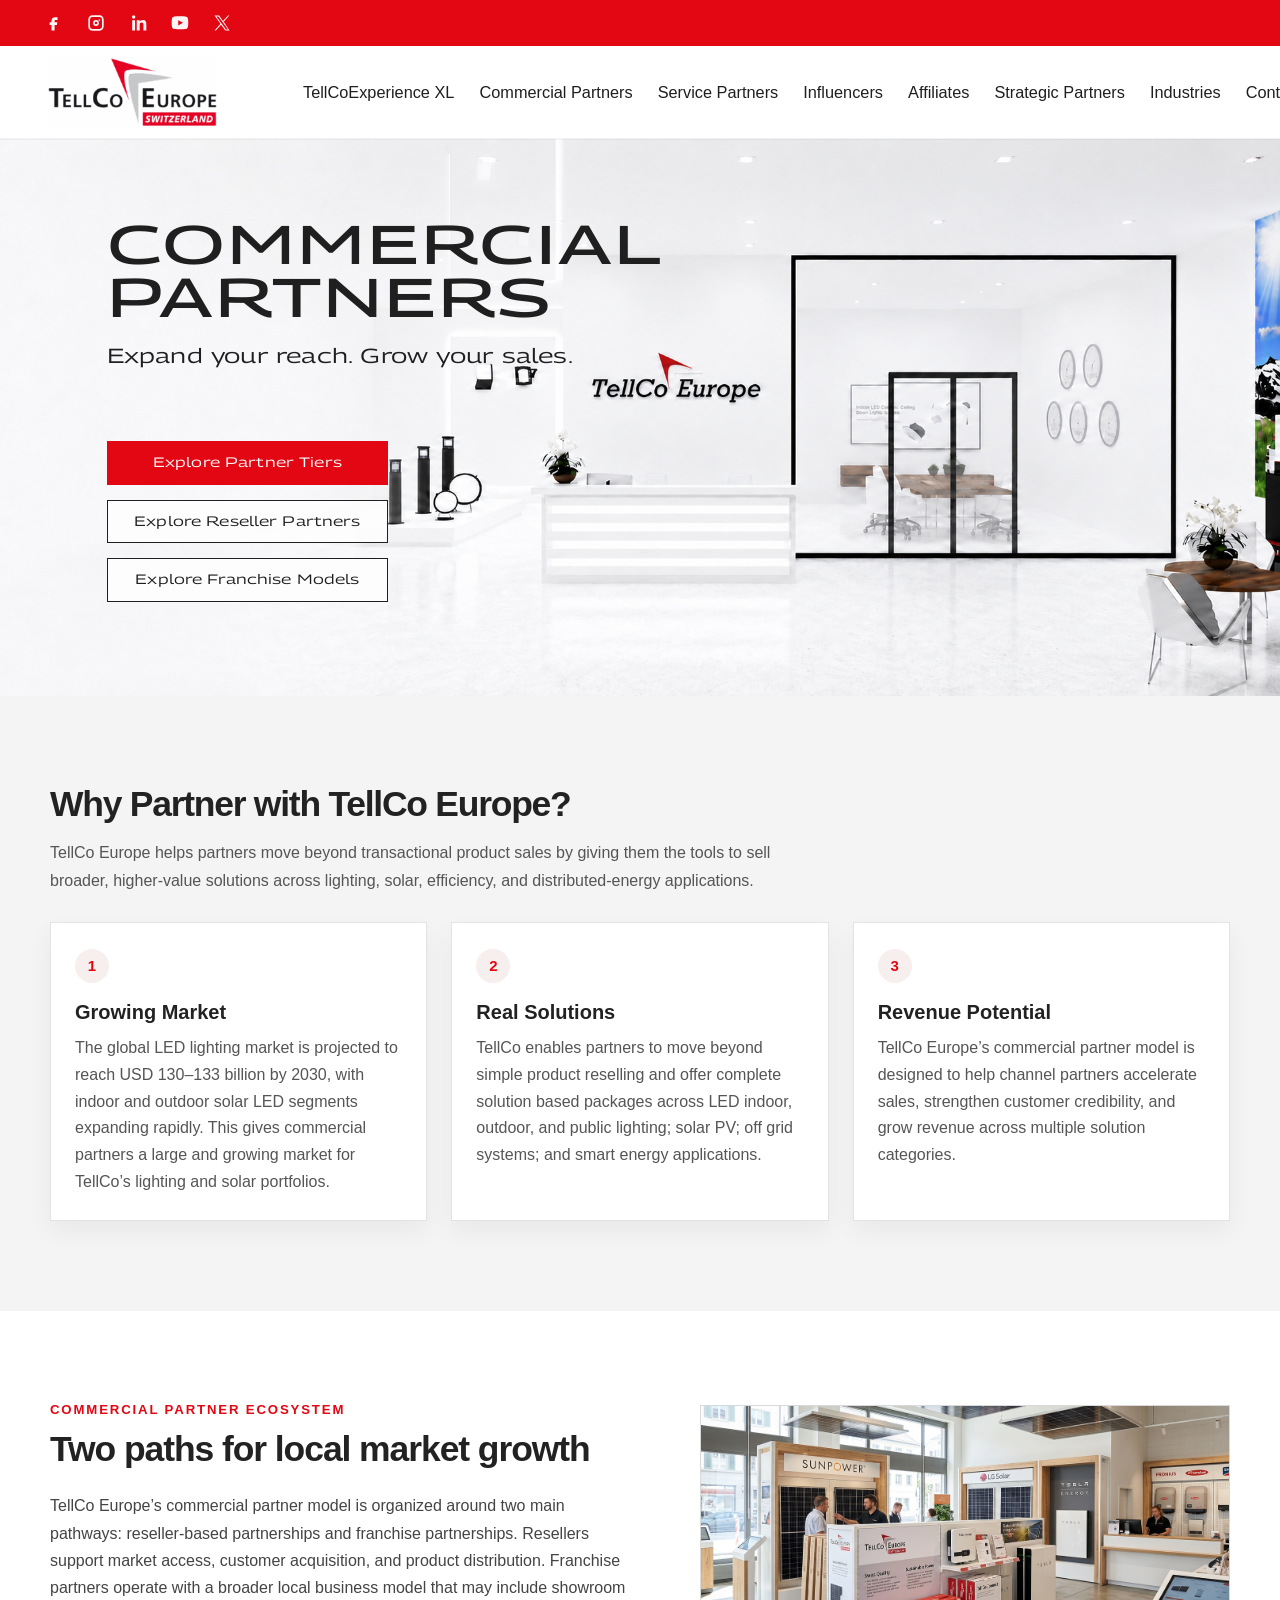
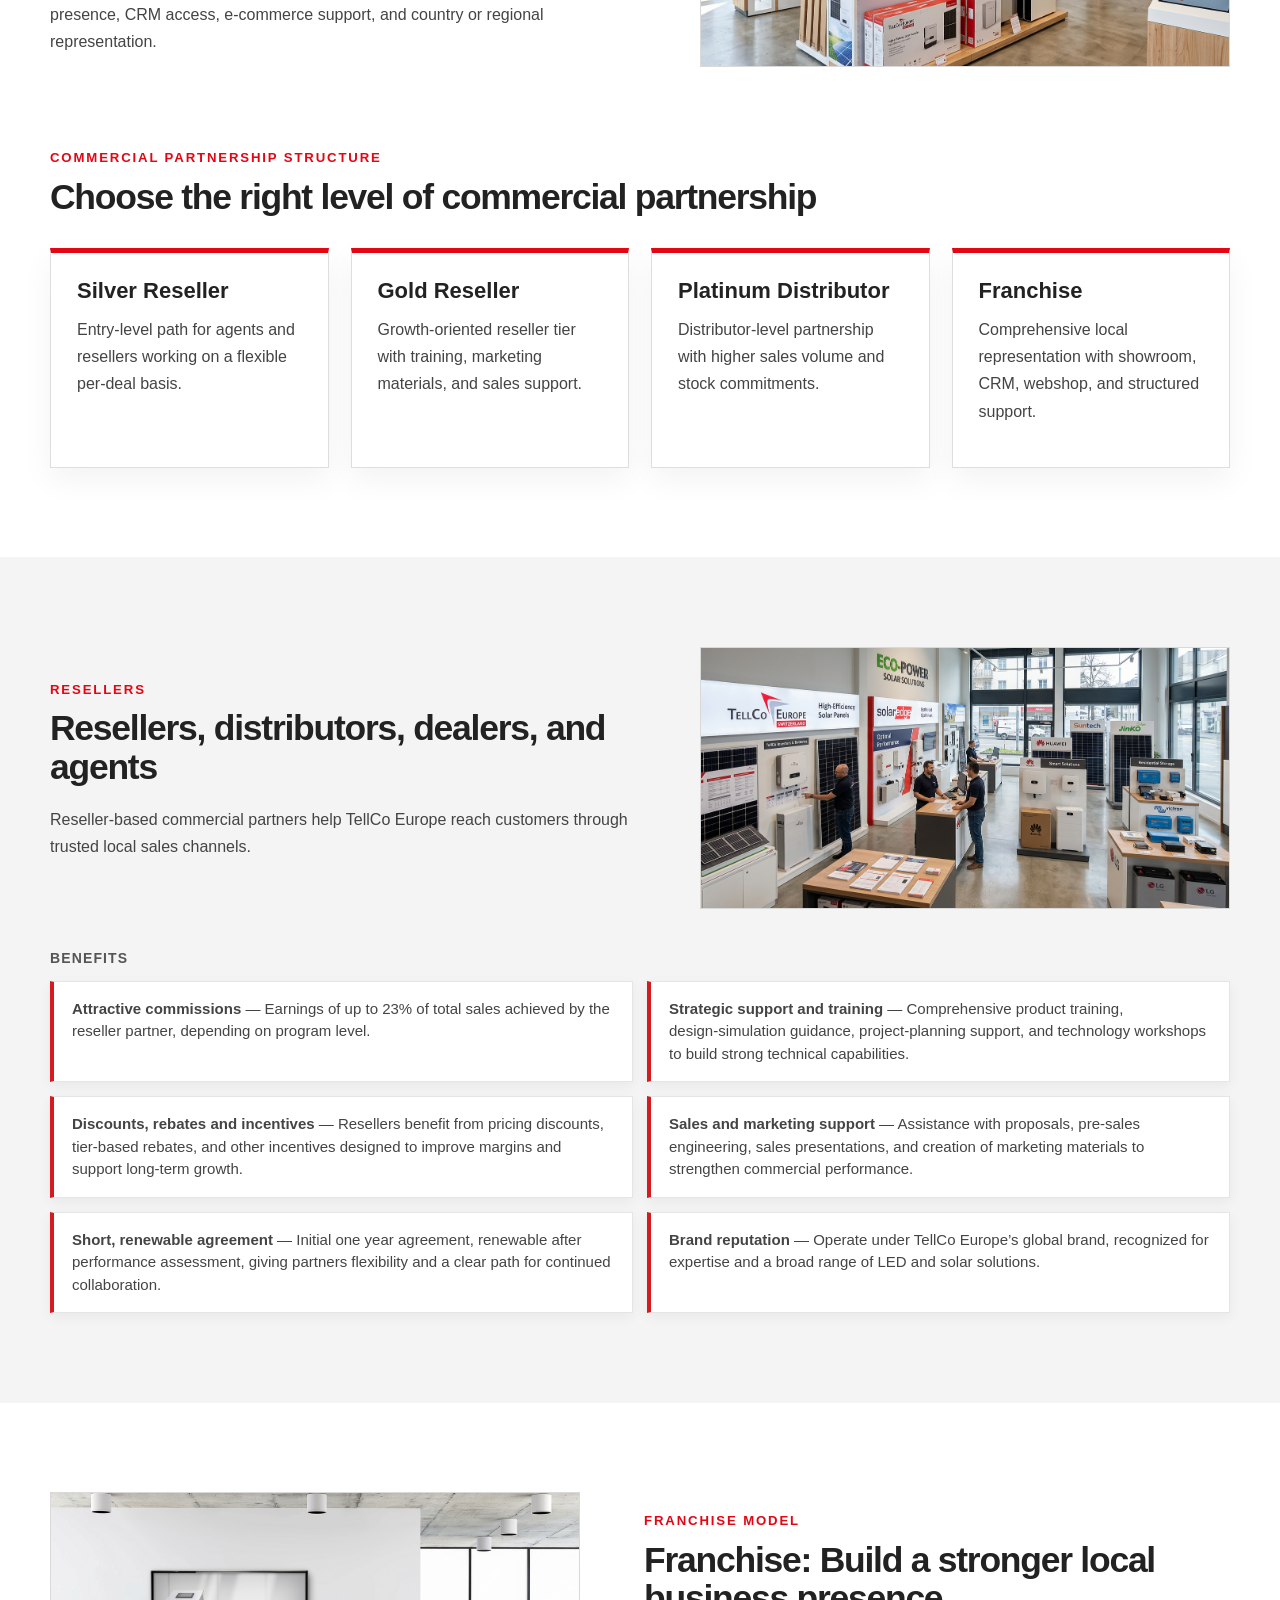
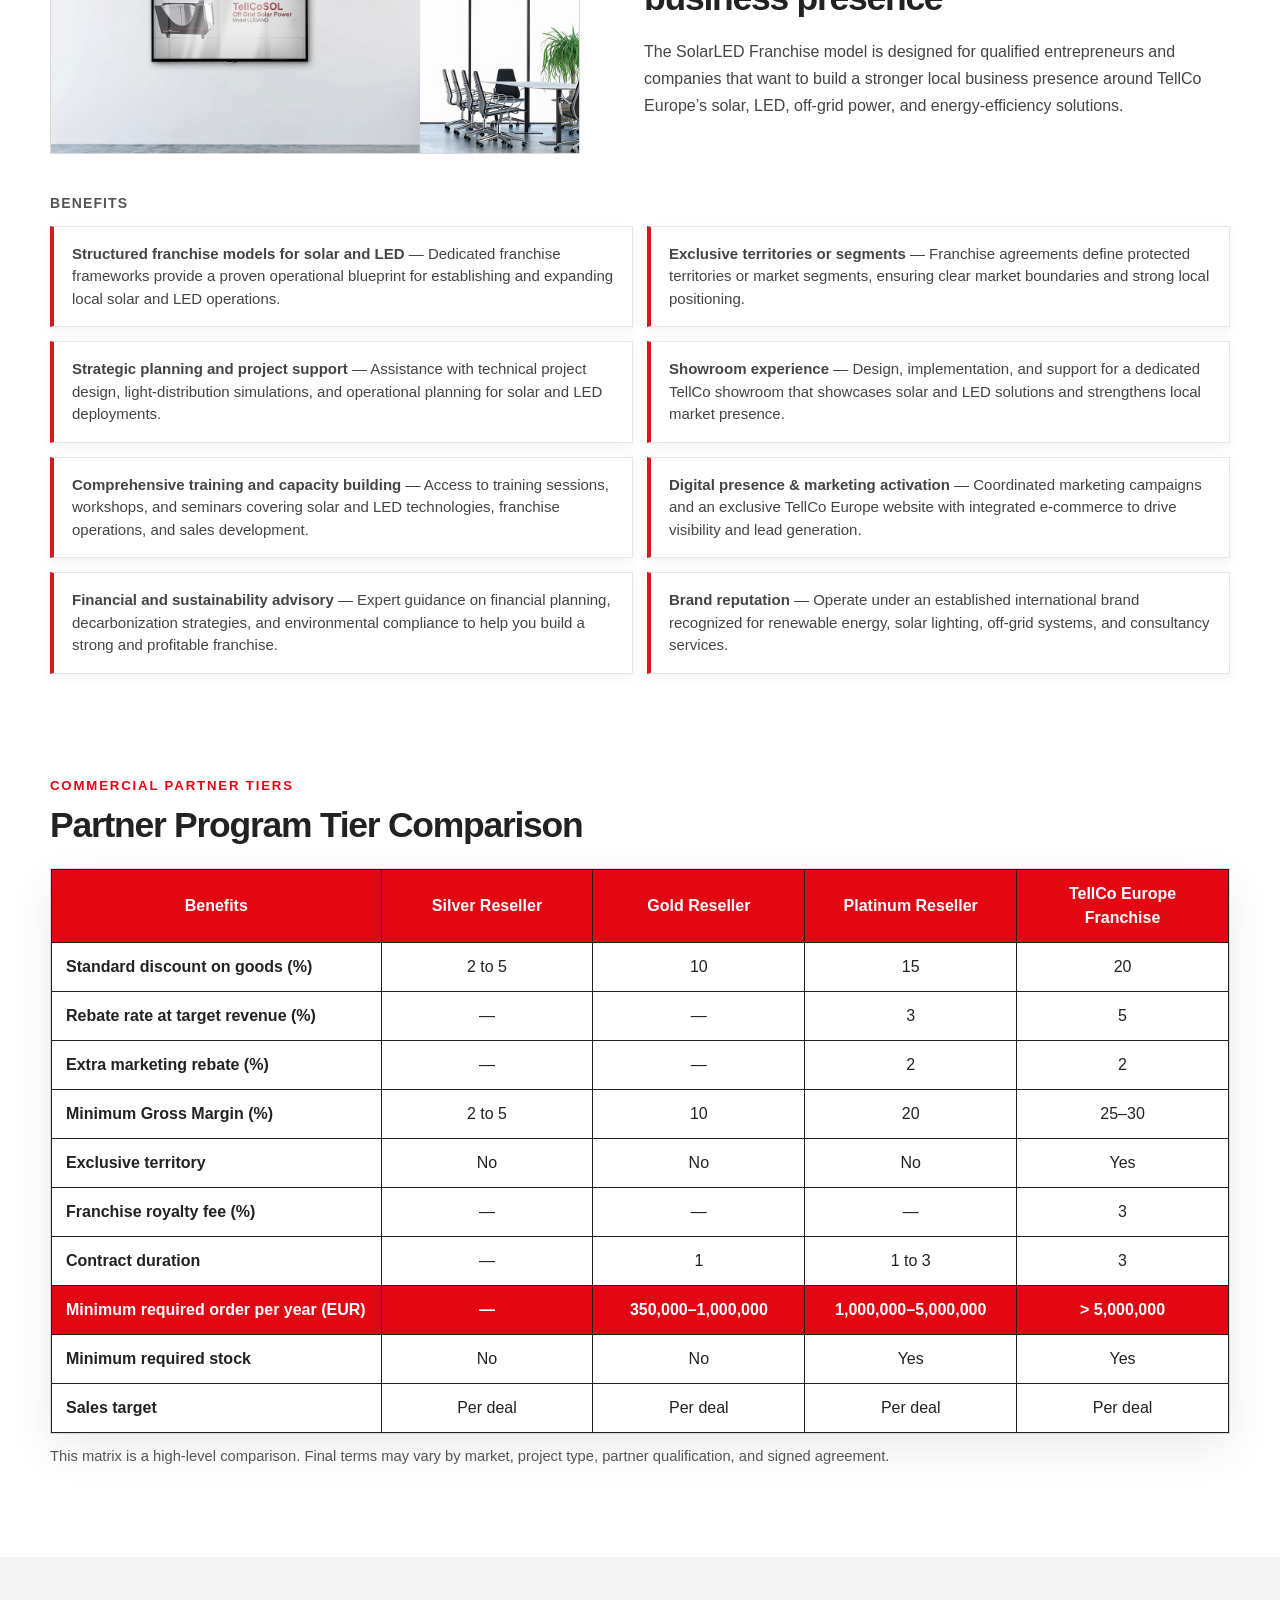
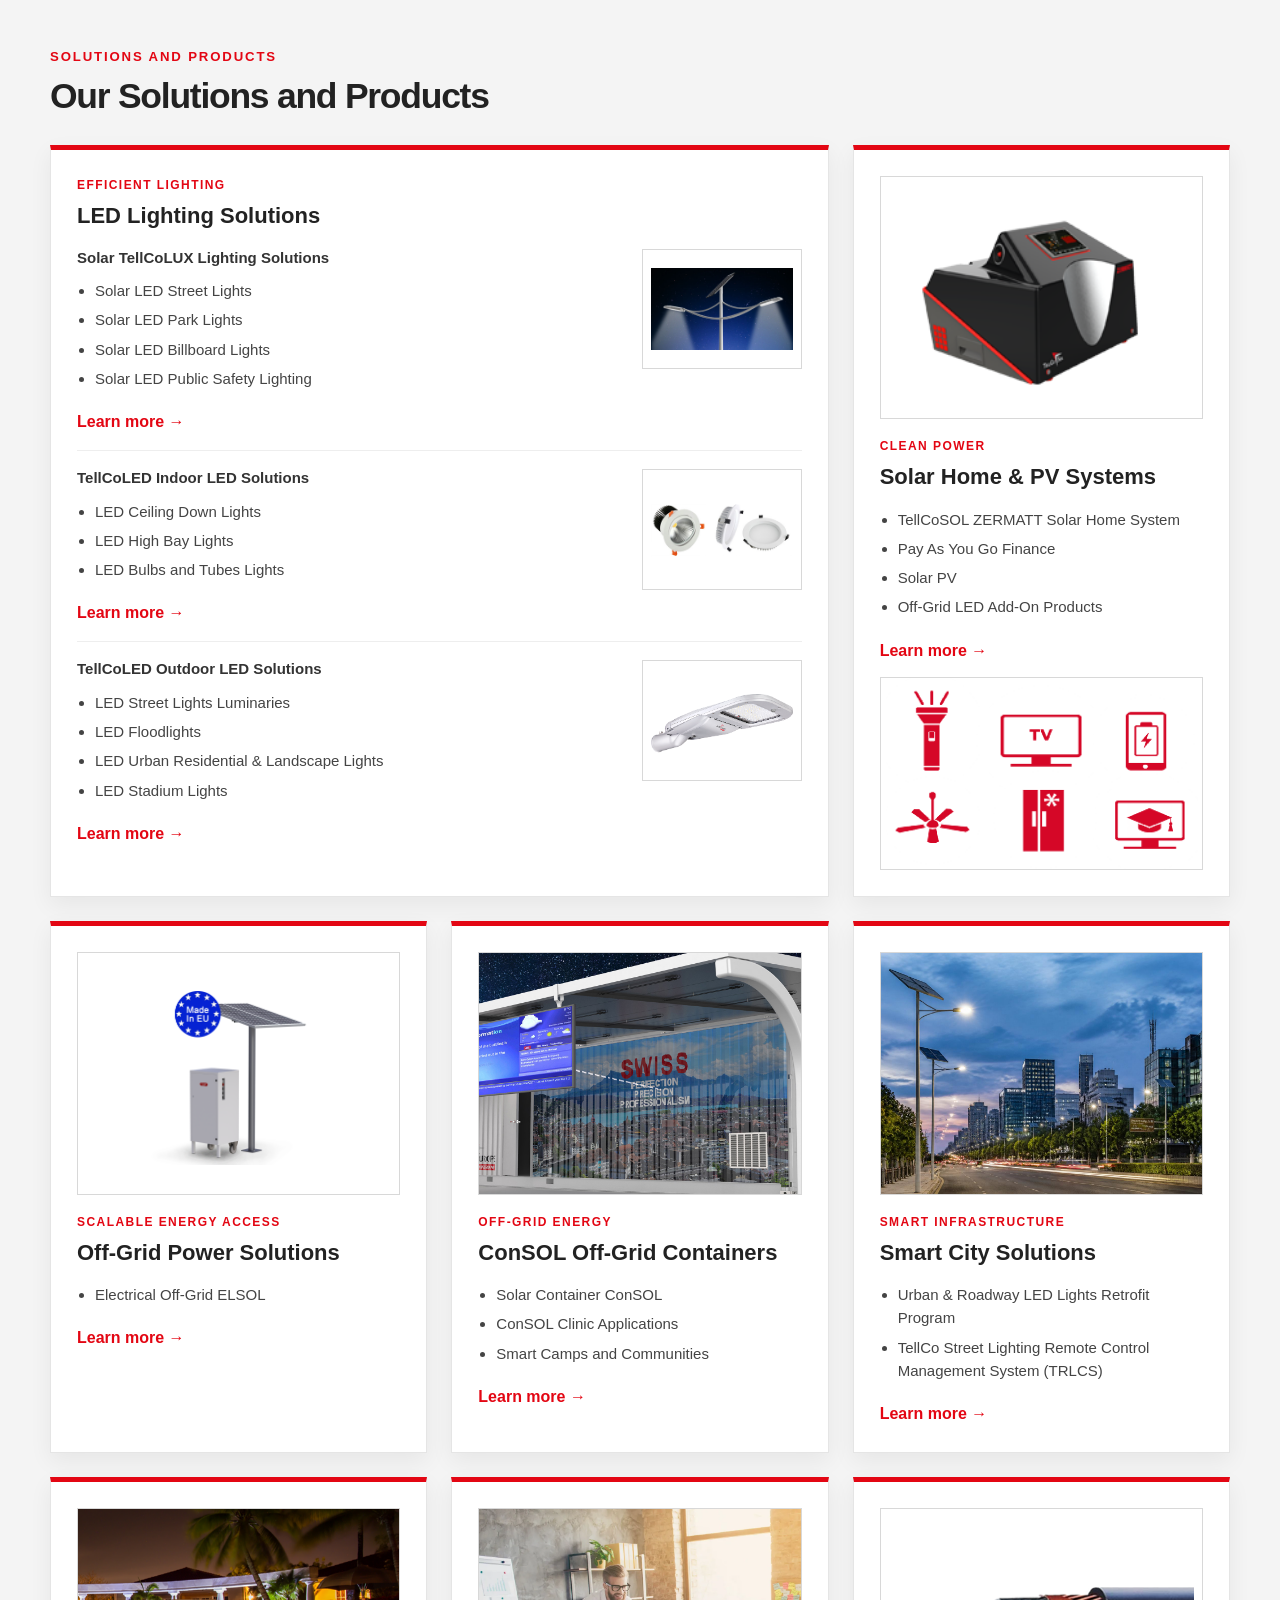
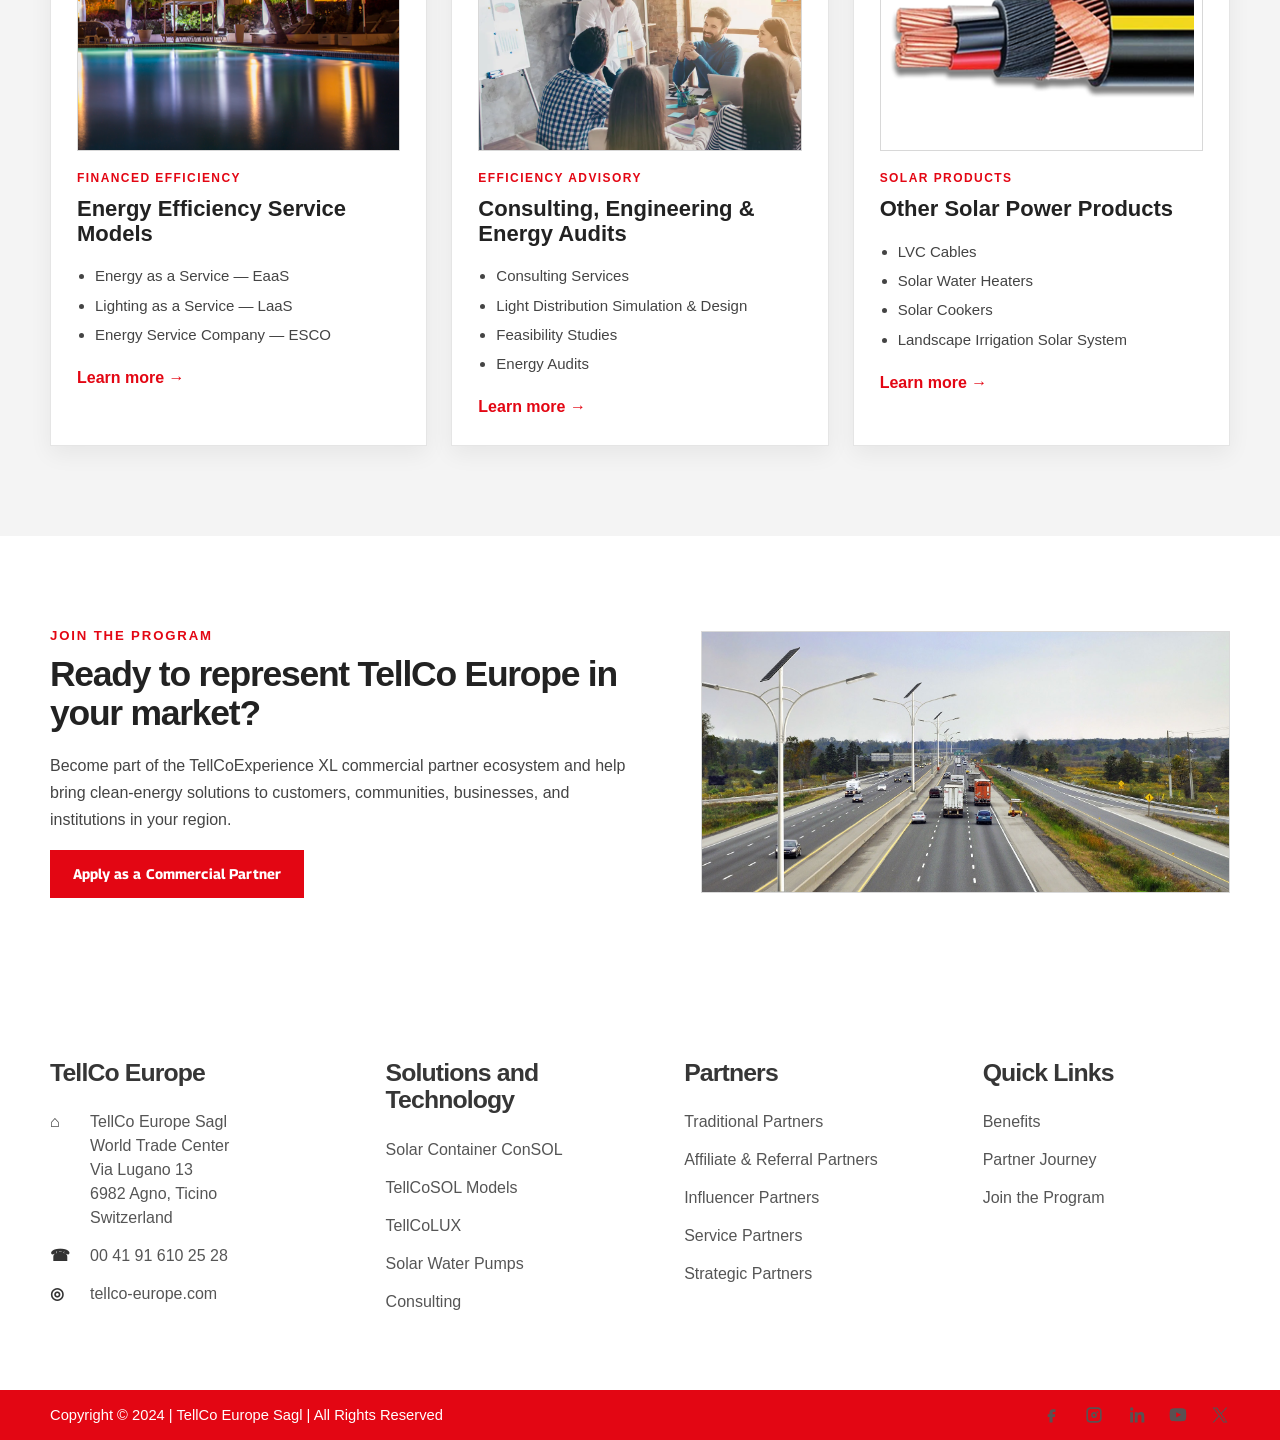
<file: commercial-partners.html>
<!DOCTYPE html>

<html lang="en">
<head>
<meta charset="utf-8"/>
<meta content="width=device-width, initial-scale=1" name="viewport"/>
<title>Commercial Partners — Preferred Layout Preview v5</title>
<link rel="preconnect" href="https://fonts.googleapis.com">
<link rel="preconnect" href="https://fonts.gstatic.com" crossorigin>
<link href="https://fonts.googleapis.com/css2?family=Georama:wdth,wght@100..150,100..900&amp;family=Inter:wght@400;500&amp;family=Montserrat:wght@600;700&amp;family=Poppins:wght@500&amp;display=swap" rel="stylesheet">
<link rel="stylesheet" href="styles.css">
<style>
:root {
  --red:#e30613;
  --text:#222;
  --light:#f4f4f4;
  --line:#dedede;
  --hero:#4f6f93;
  --white:#fff;
  --max:1180px;
}
* { box-sizing:border-box; }
body {
  margin:0;
  font-family:"Helvetica Neue", Helvetica, Arial, sans-serif;
  color:var(--text);
  background:#fff;
  line-height:1.5;
}
.commercial-container {
  width:min(100% - 48px, var(--max));
  margin-inline:auto;
}
.commercial-section {
  padding:clamp(58px, 7vw, 92px) 0;
}
.commercial-section.is-gray {
  background:var(--light);
}
.commercial-eyebrow {
  margin:0 0 10px;
  color:var(--red);
  text-transform:uppercase;
  letter-spacing:.14em;
  font-weight:800;
  font-size:12px;
}
h1,h2,h3,p { margin-top:0; }
/* New hero — only new section added above the existing page */
.hero-shell {
  background:linear-gradient(180deg, #5b7da1 0%, var(--hero) 100%);
  min-height:820px;
  position:relative;
  overflow:hidden;
}
.hero-shell .commercial-container {
  min-height:820px;
  position:relative;
}
.hero-content {
  padding-top:clamp(110px, 14vw, 150px);
  max-width:760px;
  color:#fff;
}
.hero-title {
  margin:0 0 28px;
  color:#fff;
  font-family:"Georama","Roboto Condensed",Arial,sans-serif;
  font-weight:500;
  font-size:clamp(56px, 8vw, 86px);
  line-height:.96;
  letter-spacing:.02em;
  text-transform:uppercase;
}
.hero-subtitle {
  margin:0 0 42px;
  color:#fff;
  font-family:"Georama","Roboto Condensed",Arial,sans-serif;
  font-weight:700;
  font-size:clamp(20px, 2.2vw, 28px);
  line-height:1.35;
  max-width:980px;
}
.hero-buttons {
  display:flex;
  flex-direction:column;
  gap:20px;
  max-width:420px;
}
.hero-button {
  display:inline-flex;
  align-items:center;
  justify-content:center;
  min-height:70px;
  padding:18px 28px;
  text-decoration:none;
  font-family:"Georama","Roboto Condensed",Arial,sans-serif;
  font-weight:700;
  font-size:16px;
  line-height:1;
  letter-spacing:.01em;
}
.hero-button.primary {
  background:var(--red);
  color:#fff;
  border:1px solid var(--red);
}
.hero-button.secondary {
  background:transparent;
  color:#fff;
  border:1px solid rgba(255,255,255,.7);
}
.picture-1-tag {
  position:absolute;
  right:28px;
  bottom:18px;
  min-width:510px;
  max-width:60%;
  padding:16px 18px;
  border:1px dashed rgba(255,255,255,.75);
  color:#fff;
  text-transform:uppercase;
  letter-spacing:.04em;
  font-size:14px;
  text-align:center;
}
.section-title {
  font-size:clamp(42px, 6vw, 70px);
  line-height:0.98;
  letter-spacing:-.03em;
  margin-bottom:24px;
}
h2 {
  font-size:clamp(34px, 4vw, 54px);
  line-height:1.03;
  letter-spacing:-.035em;
  margin-bottom:20px;
}
h3 {
  font-size:22px;
  line-height:1.12;
  margin-bottom:12px;
}
.body-copy {
  color:#444;
  font-size:16px;
  line-height:1.7;
}
.two-column {
  display:grid;
  grid-template-columns:1.05fr .95fr;
  gap:clamp(34px, 5vw, 72px);
  align-items:center;
}
.two-column.reverse {
  grid-template-columns:.95fr 1.05fr;
}
.picture-placeholder {
  min-height:260px;
  background:linear-gradient(135deg,#ededed,#fafafa);
  border:1px dashed #b7b7b7;
  display:flex;
  align-items:center;
  justify-content:center;
  text-align:center;
  padding:24px;
  color:#777;
  font-weight:700;
  font-size:14px;
  letter-spacing:.04em;
}
.portfolio-button,
.cta-button {
  display:inline-flex;
  align-items:center;
  justify-content:center;
  min-height:48px;
  padding:14px 22px;
  background:var(--red);
  color:#fff;
  border:1px solid var(--red);
  text-decoration:none;
  font-family:"Georama","Roboto Condensed",Arial,sans-serif;
  font-weight:700;
  font-size:14px;
  line-height:1;
  letter-spacing:.01em;
}
.tier-grid {
  display:grid;
  grid-template-columns:repeat(4, 1fr);
  gap:22px;
  margin-top:32px;
}
.tier-card,
.support-card,
.product-card {
  background:#fff;
  border:1px solid var(--line);
  box-shadow:0 12px 30px rgba(0,0,0,.05);
}
.tier-card {
  padding:26px;
  border-top:5px solid var(--red);
}
.support-grid {
  display:grid;
  grid-template-columns:repeat(2, 1fr);
  gap:18px;
  margin-top:32px;
}
.support-card {
  padding:28px;
}
.check-list {
  padding-left:20px;
  margin:18px 0 0;
}
.check-list li {
  margin-bottom:8px;
}
.matrix-table-wrap {
  overflow-x:auto;
  border:1px solid #d8d8d8;
  background:#fff;
  box-shadow:0 16px 40px rgba(0,0,0,.08);
  margin-top:24px;
}
.matrix-table {
  width:100%;
  border-collapse:collapse;
  table-layout:fixed;
  min-width:1000px;
  font-family:"Helvetica Neue", Helvetica, Arial, sans-serif;
}
.matrix-table .benefits-col { width:28%; }
.matrix-table .tier-col { width:18%; }
.matrix-table th,
.matrix-table td {
  border:1px solid #202020;
  padding:12px 14px;
  text-align:center;
  vertical-align:middle;
  overflow-wrap:anywhere;
}
.matrix-table thead th {
  background:var(--red);
  color:#fff;
  font-weight:800;
  font-size:1rem;
}
.matrix-table tbody th {
  text-align:left;
  font-weight:700;
  color:#222;
  background:#fff;
}
.matrix-table .highlight-row th,
.matrix-table .highlight-row td {
  background:var(--red);
  color:#fff;
  font-weight:800;
}
.matrix-note {
  margin:12px 0 0;
  color:#555;
  font-size:.92rem;
  line-height:1.45;
}
.products-grid {
  display:grid;
  grid-template-columns:repeat(3, 1fr);
  gap:24px;
  margin-top:30px;
}
.product-card {
  border-top:5px solid var(--red);
}
.product-image {
  min-height:190px;
  background:linear-gradient(135deg,#ededed,#fafafa);
  display:flex;
  align-items:center;
  justify-content:center;
  color:#777;
  font-size:14px;
  text-align:center;
  padding:16px;
}
.product-content {
  padding:24px;
}
.product-category {
  color:var(--red);
  text-transform:uppercase;
  font-weight:800;
  letter-spacing:.12em;
  font-size:12px;
  margin-bottom:10px;
}
.final-cta {
  display:grid;
  grid-template-columns:1fr .9fr;
  gap:64px;
  align-items:center;
}
@media (max-width: 960px) {
  .two-column,
  .two-column.reverse,
  .tier-grid,
  .support-grid,
  .products-grid,
  .final-cta {
    grid-template-columns:1fr;
  }
  .hero-shell,
  .hero-shell .commercial-container {
    min-height:auto;
  }
  .hero-content {
    padding-top:90px;
    padding-bottom:180px;
  }
  .picture-1-tag {
    right:24px;
    left:24px;
    max-width:none;
    min-width:0;
  }
}

/* Title size update only: reduce selected section titles by 30%. */
.reduced-section-title {
  font-size: clamp(26.4px, 3.08vw, 41.8px) !important;
  line-height: 1.08;
}


/* One-change update: only these two titles are half their current font size. */
.half-size-title {
  font-size: clamp(17px, 2vw, 27px) !important;
}


/* Benefits card style update only for Resellers and Franchise sections. */
.partner-benefits-title {
  margin: 22px 0 14px;
  font-size: 14px;
  font-weight: 800;
  color: #555;
  text-transform: uppercase;
  letter-spacing: .08em;
}
.partner-benefits-grid {
  display: grid;
  grid-template-columns: 1fr;
  gap: 12px;
  margin-top: 0;
}
.partner-benefit-card {
  background: #ffffff;
  border: 1px solid #e5e5e5;
  border-left: 4px solid #d71920;
  border-radius: 8px;
  padding: 16px 18px;
  color: #444;
  font-size: 15px;
  line-height: 1.5;
  box-shadow: 0 4px 12px rgba(0, 0, 0, 0.05);
}


/* Solutions and Products card update only. */
.solutions-section .products-grid {
  display: grid;
  grid-template-columns: repeat(3, 1fr);
  gap: 24px;
  margin-top: 30px;
}
.solutions-section .product-card {
  background: #ffffff;
  border: 1px solid #e5e5e5;
  border-top: 5px solid var(--red);
  border-radius: 8px;
  box-shadow: 0 8px 22px rgba(0, 0, 0, 0.06);
  overflow: hidden;
}
.solutions-section .product-card.featured-product-card {
  grid-column: span 2;
}
.solutions-section .product-content {
  padding: 26px;
}
.solutions-section .product-category {
  color: var(--red);
  text-transform: uppercase;
  font-weight: 800;
  letter-spacing: .12em;
  font-size: 12px;
  margin-bottom: 10px;
}
.solutions-section .product-card h3 {
  margin-bottom: 18px;
}
.solutions-section .solution-group {
  padding: 16px 0;
  border-top: 1px solid #eeeeee;
}
.solutions-section .solution-group:first-of-type {
  border-top: 0;
  padding-top: 0;
}
.solutions-section .solution-group-title {
  margin: 0 0 10px;
  color: #333;
  font-size: 15px;
  font-weight: 800;
}
.solutions-section .solution-list {
  margin: 0;
  padding-left: 18px;
  color: #444;
  font-size: 15px;
  line-height: 1.55;
}
.solutions-section .solution-list li {
  margin-bottom: 6px;
}
.solutions-section .learn-more-link {
  display: inline-flex;
  margin-top: 14px;
  color: var(--red);
  font-weight: 800;
  text-decoration: none;
}
.solutions-section .learn-more-link:hover {
  text-decoration: underline;
}
@media (max-width: 960px) {
  .solutions-section .product-card.featured-product-card {
    grid-column: span 1;
  }
}


/* Picture placeholder update only for Solutions and Products cards. */
.solutions-section .product-image-placeholder {
  width: 100%;
  min-height: 92px;
  border: 1.5px dashed #c9c9c9;
  background: #f7f7f7;
  color: #777;
  border-radius: 6px;
  display: flex;
  align-items: center;
  justify-content: center;
  text-align: center;
  font-size: 13px;
  font-weight: 700;
  letter-spacing: 0.02em;
  margin: 0 0 18px;
}
.solutions-section .solution-group-with-placeholder {
  display: grid;
  grid-template-columns: minmax(0, 1fr) 160px;
  gap: 18px;
  align-items: start;
}
.solutions-section .solution-group-with-placeholder .product-image-placeholder {
  min-height: 120px;
  margin: 2px 0 0;
}
@media (max-width: 720px) {
  .solutions-section .solution-group-with-placeholder {
    grid-template-columns: 1fr;
  }
  .solutions-section .solution-group-with-placeholder .product-image-placeholder {
    min-height: 90px;
  }
}


.solutions-section .product-card .product-image-placeholder.lower-placeholder {
  margin: 14px 0 0;
  min-height: 86px;
}

/* Why Partner with TellCo Europe cards layout update only */
.why-partner-section .why-partner-header {
  max-width: 760px;
  margin-bottom: 28px;
}
.why-partner-section .why-partner-header h2 {
  margin-bottom: 16px;
}
.why-partner-section .why-partner-intro {
  margin: 0;
  color: #555;
  line-height: 1.7;
}
.why-partner-cards {
  display: grid;
  grid-template-columns: repeat(3, minmax(0, 1fr));
  gap: 24px;
  align-items: stretch;
}
.why-partner-card {
  position: relative;
  background: #ffffff;
  border: 1px solid #e3e3e3;
  border-radius: 10px;
  box-shadow: 0 10px 24px rgba(0, 0, 0, 0.05);
  padding: 26px 24px 24px;
  min-height: 100%;
}
.why-partner-card .why-partner-number {
  width: 34px;
  height: 34px;
  border-radius: 999px;
  background: #f7eeee;
  color: var(--red);
  display: flex;
  align-items: center;
  justify-content: center;
  font-weight: 800;
  font-size: 15px;
  line-height: 1;
  margin-bottom: 16px;
}
.why-partner-card h3 {
  margin: 0 0 10px;
  font-size: 20px;
  line-height: 1.3;
  color: #222;
}
.why-partner-card p {
  margin: 0;
  color: #555;
  line-height: 1.68;
}
@media (max-width: 980px) {
  .why-partner-cards {
    grid-template-columns: 1fr;
  }
}


/* Reseller and Franchise benefits two-column layout update only */
.resellers-section .partner-benefits-grid,
.franchise-section .partner-benefits-grid {
  grid-template-columns: repeat(2, minmax(0, 1fr));
}

@media (max-width: 760px) {
  .resellers-section .partner-benefits-grid,
  .franchise-section .partner-benefits-grid {
    grid-template-columns: 1fr;
  }
}


/* Franchise benefits one-column layout update only */
.franchise-section .partner-benefits-grid {
  grid-template-columns: 1fr;
}


/* Resellers benefits one-column layout update only */
.resellers-section .partner-benefits-grid {
  grid-template-columns: 1fr;
}




/* Global page font and text color update only */
#commercial-partners-page {
  font-family: "Helvetica Neue", Helvetica, Arial, sans-serif;
  color: rgb(41, 41, 41);
}
#commercial-partners-page * {
  font-family: "Helvetica Neue", Helvetica, Arial, sans-serif;
}


/* Requested heading size update only */
.intro-section .commercial-eyebrow,
.tiers-section .commercial-eyebrow,
.resellers-section .commercial-eyebrow,
.franchise-section .commercial-eyebrow,
.matrix-section .commercial-eyebrow,
.solutions-section .commercial-eyebrow,
.final-cta-section .commercial-eyebrow {
  font-size: 13.2px;
}

.intro-section .reduced-section-title,
.tiers-section .reduced-section-title,
.resellers-section .reduced-section-title,
.franchise-section .reduced-section-title,
.matrix-section .reduced-section-title,
.solutions-section .reduced-section-title {
  font-size: clamp(23.76px, 2.772vw, 37.62px) !important;
}


/* Match Why Partner and final CTA heading size to Two paths heading update only */
.why-partner-section .half-size-title,
.final-cta-section .half-size-title {
  font-size: clamp(23.76px, 2.772vw, 37.62px) !important;
  line-height: 1.08;
}



/* Hero Georama typography exact update only */
#commercial-partners-page .hero-title {
  font-family: "Georama", sans-serif !important;
  font-weight: 500;
  font-variation-settings: "wdth" 145, "wght" 500;
}

#commercial-partners-page .hero-subtitle,
#commercial-partners-page .hero-button {
  font-family: "Georama", sans-serif !important;
  font-weight: 700;
  font-variation-settings: "wdth" 135, "wght" 700;
}



/* Final Commercial Partners PNG hero with clickable button areas only */
.commercial-hero-final {
  position: relative;
  min-height: 0;
  overflow: hidden;
  background: #fff;
}

.commercial-hero-final__image {
  display: block;
  width: 100%;
  height: auto;
}

.commercial-hero-final__content {
  position: absolute;
  z-index: 4;
  left: calc(clamp(48px, 9.5vw, 170px) - 15px);
  top: clamp(70px, 14%, 110px);
  display: flex;
  flex-direction: column;
  align-items: flex-start;
  width: min(760px, calc(100% - clamp(96px, 19vw, 340px)));
  color: #1f1f1f;
  text-align: left;
}

.commercial-hero-final__title {
  max-width: none;
  margin: 0;
  color: #1f1f1f;
  font-family: "Georama", "Roboto Condensed", Arial, sans-serif;
  font-size: 54.4px;
  font-weight: 500;
  line-height: 0.98;
  letter-spacing: 0.035em;
  text-transform: uppercase;
  font-variation-settings: "wdth" 145, "wght" 500;
}

.commercial-hero-final__subtitle {
  max-width: 680px;
  margin: 18px 0 0;
  color: #1f1f1f;
  font-family: "Georama", "Roboto Condensed", Arial, sans-serif;
  font-size: 20.4px;
  font-weight: 400;
  line-height: 1.35;
  letter-spacing: 0.01em;
  font-variation-settings: "wdth" 135, "wght" 400;
  font-stretch: 135%;
}

.commercial-hero-final__actions {
  display: flex;
  flex-direction: column;
  align-items: stretch;
  width: clamp(240px, 22vw, 300px);
  max-width: 100%;
  gap: 15px;
  margin-top: 72px;
}

.commercial-hero-final__button {
  display: inline-flex;
  align-items: center;
  justify-content: center;
  width: 100%;
  min-width: 0;
  padding: 14px 32px;
  border: 1px solid #1f1f1f;
  border-radius: 0;
  font-family: "Georama", "Roboto Condensed", Arial, sans-serif;
  font-size: 13.6px;
  font-weight: 400;
  line-height: 1;
  letter-spacing: 0.01em;
  font-variation-settings: "wdth" 135, "wght" 400;
  text-align: center;
  white-space: nowrap;
}

.commercial-hero-final__button--primary {
  border-color: var(--red);
  background: var(--red);
  color: #fff;
}

.commercial-hero-final__button--secondary {
  background: rgba(255, 255, 255, 0.78);
  color: #1f1f1f;
}

@media (max-width: 1199px) {
  .commercial-hero-final__content {
    left: calc(clamp(32px, 6vw, 72px) - 15px);
    width: calc(100% - 96px);
  }

  .commercial-hero-final__title {
    font-size: 38.4px;
    line-height: 1;
    letter-spacing: 0.015em;
    font-variation-settings: "wdth" 128, "wght" 500;
  }

  .commercial-hero-final__subtitle {
    font-size: 18.7px;
    letter-spacing: 0.008em;
  }

  .commercial-hero-final__button {
    font-size: 12.75px;
    letter-spacing: 0.008em;
  }
}

@media (max-width: 809px) {
  .commercial-hero-final {
    min-height: 560px;
  }

  .commercial-hero-final__image {
    position: absolute;
    inset: 0;
    width: 100%;
    height: 100%;
    object-fit: cover;
    object-position: 58% center;
  }

  .commercial-hero-final__content {
    left: 24px;
    top: 72px;
    width: calc(100% - 48px);
  }

  .commercial-hero-final__title {
    font-size: 21.6px;
    font-weight: 600;
    line-height: 1.04;
    letter-spacing: 0;
    font-variation-settings: "wdth" 100, "wght" 600;
  }

  .commercial-hero-final__subtitle {
    max-width: 350px;
    margin-top: 12px;
    font-size: 14.45px;
    letter-spacing: 0.006em;
  }

  .commercial-hero-final__actions {
    width: 240px;
    margin-top: 28px;
    gap: 12px;
  }

  .commercial-hero-final__button {
    padding: 13px 26px;
    font-size: 11.9px;
    letter-spacing: 0.006em;
    font-variation-settings: "wdth" 125, "wght" 400;
  }
}

.commercial-hero-final__hotspot {
  position: absolute;
  z-index: 5;
  display: block;
  text-decoration: none;
}

.commercial-hero-final__hotspot:focus-visible {
  outline: 3px solid rgba(227, 6, 19, 0.65);
  outline-offset: 3px;
}

/* Coordinates match the visible buttons in commercial-hero-final.png */
.commercial-hero-final__hotspot--tiers {
  left: 5.45%;
  top: 49.39%;
  width: 12.24%;
  height: 6.42%;
}

.commercial-hero-final__hotspot--resellers {
  left: 5.45%;
  top: 57.63%;
  width: 12.24%;
  height: 6.30%;
}

.commercial-hero-final__hotspot--franchise {
  left: 5.45%;
  top: 65.74%;
  width: 12.24%;
  height: 6.30%;
}

#commercial-partnership-structure,
#resellers,
#franchise-model {
  scroll-margin-top: 24px;
}


/* Resellers and Franchise cards layout update only — match Service Partners card grid */
.resellers-section .commercial-section-intro-row,
.franchise-section .commercial-section-intro-row {
  display: grid;
  grid-template-columns: 1.05fr .95fr;
  gap: clamp(34px, 5vw, 72px);
  align-items: center;
  margin-bottom: 42px;
}

.franchise-section .commercial-section-intro-row.reverse {
  grid-template-columns: .95fr 1.05fr;
}

.resellers-section .partner-benefits-title,
.franchise-section .partner-benefits-title {
  margin: 0 0 14px;
}

.resellers-section .partner-benefits-grid,
.franchise-section .partner-benefits-grid {
  display: grid !important;
  grid-template-columns: repeat(2, minmax(0, 1fr)) !important;
  gap: 14px;
  margin-top: 0;
}

@media (max-width: 960px) {
  .resellers-section .commercial-section-intro-row,
  .franchise-section .commercial-section-intro-row,
  .franchise-section .commercial-section-intro-row.reverse {
    grid-template-columns: 1fr;
  }
}

@media (max-width: 760px) {
  .resellers-section .partner-benefits-grid,
  .franchise-section .partner-benefits-grid {
    grid-template-columns: 1fr !important;
  }
}


/* Rectangle corners update only + specified commercial page images */
.hero-button,
.portfolio-button,
.cta-button,
.tier-card,
.support-card,
.product-card,
.partner-benefit-card,
.picture-placeholder,
.picture-frame,
.picture-frame img,
.product-image-placeholder,
.product-image-placeholder img,
.featured-product-card,
article,
button,
a[class*="button"] {
  border-radius: 0 !important;
}

.picture-frame {
  min-height: 260px;
  padding: 0;
  border: 1px solid #d9d9d9;
  background: #ffffff;
  overflow: hidden;
  display: block;
}

.picture-frame img {
  display: block;
  width: 100%;
  height: 100%;
  min-height: 260px;
  object-fit: cover;
}



/* Solutions and Products image and link update only */
.solutions-section .product-image-placeholder.product-image-filled {
  padding: 0;
  min-height: auto;
  border: 1px solid #d8d8d8;
  background: #ffffff;
  overflow: hidden;
  color: transparent;
}
.solutions-section .product-image-placeholder.product-image-filled.image-contain {
  background: #ffffff;
}
.solutions-section .product-image-placeholder.product-image-filled img {
  display: block;
  width: 100%;
  height: 100%;
}
.solutions-section .product-image-placeholder.product-image-filled.image-cover img {
  object-fit: cover;
  aspect-ratio: 4 / 3;
}
.solutions-section .product-image-placeholder.product-image-filled.image-contain img {
  object-fit: contain;
  aspect-ratio: 4 / 3;
  background: #ffffff;
  padding: 8px;
}
.solutions-section .product-image-placeholder.product-image-filled.paygo-image img {
  aspect-ratio: 32 / 19;
  padding: 0;
  object-fit: contain;
  background: #ffffff;
}

/* Reduce spacing only between Commercial Partner Ecosystem and Commercial Partnership Structure */
.intro-section {
  padding-bottom: clamp(28px, 3vw, 40px) !important;
}

.tiers-section {
  padding-top: clamp(28px, 3vw, 40px) !important;
}


/* Reduce spacing only between Franchise Model and Commercial Partner Tiers */
.franchise-section {
  padding-bottom: clamp(28px, 3vw, 40px) !important;
}

.matrix-section {
  padding-top: clamp(28px, 3vw, 40px) !important;
}


/* Add one modest space only between Franchise Model and Commercial Partner Tiers */
.franchise-section {
  padding-bottom: clamp(36px, 4vw, 52px) !important;
}

.matrix-section {
  padding-top: clamp(36px, 4vw, 52px) !important;
}

</style>
</head>
<body>
  <a class="skip-link" href="#main">Skip to content</a>

  <div class="topbar" aria-label="TellCo utility links">
    <div class="container topbar-inner">
      <div class="social-links" aria-label="Social links">
        <a href="https://www.facebook.com/Tellcoeuropeoffical" target="_blank" rel="noopener noreferrer" aria-label="TellCo Europe on Facebook" class="social-icon">
          <svg viewBox="0 0 24 24" aria-hidden="true"><path d="M14 8.5h2.2V5h-2.8C10.4 5 9 6.8 9 9.4V11H6.8v3.4H9V21h3.7v-6.6h2.8L16 11h-3.3V9.8c0-.9.4-1.3 1.3-1.3Z"/></svg>
        </a>
        <a href="https://www.instagram.com/tellcoeuropeofficial/" target="_blank" rel="noopener noreferrer" aria-label="TellCo Europe on Instagram" class="social-icon">
          <svg viewBox="0 0 24 24" aria-hidden="true"><path d="M7.7 2.8h8.6c2.7 0 4.9 2.2 4.9 4.9v8.6c0 2.7-2.2 4.9-4.9 4.9H7.7a4.9 4.9 0 0 1-4.9-4.9V7.7c0-2.7 2.2-4.9 4.9-4.9Zm0 2A2.9 2.9 0 0 0 4.8 7.7v8.6a2.9 2.9 0 0 0 2.9 2.9h8.6a2.9 2.9 0 0 0 2.9-2.9V7.7a2.9 2.9 0 0 0-2.9-2.9H7.7Zm4.3 3.7a3.5 3.5 0 1 1 0 7 3.5 3.5 0 0 1 0-7Zm0 2a1.5 1.5 0 1 0 0 3 1.5 1.5 0 0 0 0-3Zm4.1-3.1a1 1 0 1 1 0 2.1 1 1 0 0 1 0-2.1Z"/></svg>
        </a>
        <a href="https://www.linkedin.com/company/tellco-europe-sagl-switzerland/" target="_blank" rel="noopener noreferrer" aria-label="TellCo Europe on LinkedIn" class="social-icon">
          <svg viewBox="0 0 24 24" aria-hidden="true"><path d="M5 8.7h3.5V21H5V8.7Zm1.8-5.9a2 2 0 1 1 0 4.1 2 2 0 0 1 0-4.1ZM10.8 8.7h3.3v1.7h.1c.5-.9 1.7-2 3.5-2 3.7 0 4.3 2.4 4.3 5.5V21h-3.5v-6.3c0-1.5 0-3.4-2.1-3.4s-2.4 1.6-2.4 3.3V21h-3.5V8.7Z"/></svg>
        </a>
        <a href="https://www.youtube.com/channel/UCJPmVI-EG29OVMQisPmbQMA?view_as=subscriber" target="_blank" rel="noopener noreferrer" aria-label="TellCo Europe on YouTube" class="social-icon">
          <svg viewBox="0 0 24 24" aria-hidden="true"><path d="M21.6 7.2s-.2-1.5-.9-2.1c-.9-.9-1.9-.9-2.4-1C15 3.8 12 3.8 12 3.8h-.1s-3 0-6.3.3c-.5.1-1.5.1-2.4 1-.7.6-.9 2.1-.9 2.1S2 9 2 10.8v1.7c0 1.8.3 3.6.3 3.6s.2 1.5.9 2.1c.9.9 2.1.9 2.6 1 1.9.2 6.2.3 6.2.3s3 0 6.3-.3c.5-.1 1.5-.1 2.4-1 .7-.6.9-2.1.9-2.1s.3-1.8.3-3.6v-1.7c0-1.8-.3-3.6-.3-3.6ZM9.9 14.9V8.7l5.7 3.1-5.7 3.1Z"/></svg>
        </a>
        <a href="https://x.com/TellCo__Europe" target="_blank" rel="noopener noreferrer" aria-label="TellCo Europe on X" class="social-icon social-x">
          <svg viewBox="0 0 24 24" aria-hidden="true"><path d="M14.2 10.3 21.8 2h-1.8l-6.6 7.2L8.2 2H2l8 11.1L2 22h1.8l7-7.7 5.6 7.7H22l-7.8-11.7Zm-2.5 2.8-.8-1.1L4.5 3.4h2.8l5.1 6.9.8 1.1 6.8 9.2h-2.8l-5.5-7.5Z"/></svg>
        </a>
      </div>
    </div>
  </div>

  <header class="site-header" data-header>
    <div class="container nav-shell">
      <a class="brand" href="index.html" aria-label="TellCoExperience XL home">
        <img src="assets/logo.png" alt="TellCo Europe Switzerland" class="brand-logo">
      </a>

      <button class="mobile-toggle" type="button" data-nav-toggle aria-controls="primary-navigation" aria-expanded="false">
        <span></span>
        <span></span>
        <span></span>
        <span class="visually-hidden">Open navigation</span>
      </button>

      <nav class="primary-nav" id="primary-navigation" data-nav aria-label="Primary navigation">
        <a href="index.html">TellCoExperience XL</a>
        <a href="commercial-partners.html" aria-current="page">Commercial Partners</a>
        <a href="service-partners.html">Service Partners</a>
        <a href="index.html#influencers">Influencers</a>
        <a href="index.html#affiliates">Affiliates</a>
        <a href="index.html#strategic-partners">Strategic Partners</a>
        <a href="industries.html">Industries</a>
        <a href="contact.html">Contact</a>
      </nav>
    </div>
  </header>

<main id="main" class="commercial-partners-page">
<section aria-label="Commercial Partners hero" class="hero-shell commercial-hero-final">
<img alt="Commercial Partners — Build market reach, unlock sales opportunities, and grow with a structured commercial partnership model." class="commercial-hero-final__image" src="assets/commercial-hero.png"/>
<div class="commercial-hero-final__content">
<h1 class="commercial-hero-final__title">Commercial<br>Partners</h1>
<p class="commercial-hero-final__subtitle">Expand your reach. Grow your sales.</p>
<div class="commercial-hero-final__actions">
<a class="commercial-hero-final__button commercial-hero-final__button--primary" href="#commercial-partnership-structure">Explore Partner Tiers</a>
<a class="commercial-hero-final__button commercial-hero-final__button--secondary" href="#resellers">Explore Reseller Partners</a>
<a class="commercial-hero-final__button commercial-hero-final__button--secondary" href="#franchise-model">Explore Franchise Models</a>
</div>
</div>
</section>
<section class="commercial-section is-gray market-section why-partner-section">
<div class="commercial-container">
<div class="why-partner-header">
<h2 class="half-size-title">Why Partner with TellCo Europe?</h2>
<p class="why-partner-intro">TellCo Europe helps partners move beyond transactional product sales by giving them the tools to sell broader, higher‑value solutions across lighting, solar, efficiency, and distributed‑energy applications.</p>
</div>
<div class="why-partner-cards">
<article class="why-partner-card">
<div class="why-partner-number">1</div>
<h3>Growing Market</h3>
<p>The global LED lighting market is projected to reach USD 130–133 billion by 2030, with indoor and outdoor solar LED segments expanding rapidly. This gives commercial partners a large and growing market for TellCo’s lighting and solar portfolios.</p>
</article>
<article class="why-partner-card">
<div class="why-partner-number">2</div>
<h3>Real Solutions</h3>
<p>TellCo enables partners to move beyond simple product reselling and offer complete solution based packages across LED indoor, outdoor, and public lighting; solar PV; off grid systems; and smart energy applications.</p>
</article>
<article class="why-partner-card">
<div class="why-partner-number">3</div>
<h3>Revenue Potential</h3>
<p>TellCo Europe’s commercial partner model is designed to help channel partners accelerate sales, strengthen customer credibility, and grow revenue across multiple solution categories.</p>
</article>
</div>
</div>
</section>
<section class="commercial-section intro-section">
<div class="commercial-container two-column">
<div>
<p class="commercial-eyebrow">Commercial Partner Ecosystem</p>
<h1 class="section-title reduced-section-title">Two paths for local market growth</h1>
<p class="body-copy">TellCo Europe’s commercial partner model is organized around two main pathways: reseller-based partnerships and franchise partnerships. Resellers support market access, customer acquisition, and product distribution. Franchise partners operate with a broader local business model that may include showroom presence, CRM access, e-commerce support, and country or regional representation.</p>
</div>
<div class="picture-placeholder picture-frame"><img alt="Commercial partner ecosystem photo" src="assets/commercial-introduction-current.jpg"/></div>
</div>
</section>
<section class="commercial-section tiers-section" id="commercial-partnership-structure">
<div class="commercial-container">
<p class="commercial-eyebrow">Commercial Partnership Structure</p>
<h2 class="reduced-section-title">Choose the right level of commercial partnership</h2>
<div class="tier-grid">
<article class="tier-card">
<h3>Silver Reseller</h3>
<p class="body-copy">Entry-level path for agents and resellers working on a flexible per-deal basis.</p>
</article>
<article class="tier-card">
<h3>Gold Reseller</h3>
<p class="body-copy">Growth-oriented reseller tier with training, marketing materials, and sales support.</p>
</article>
<article class="tier-card">
<h3>Platinum Distributor</h3>
<p class="body-copy">Distributor-level partnership with higher sales volume and stock commitments.</p>
</article>
<article class="tier-card">
<h3>Franchise</h3>
<p class="body-copy">Comprehensive local representation with showroom, CRM, webshop, and structured support.</p>
</article>
</div>
</div>
</section>
<section class="commercial-section is-gray resellers-section" id="resellers">
<div class="commercial-container"><div class="commercial-section-intro-row two-column"><div>
<p class="commercial-eyebrow">Resellers</p>
<h2 class="reduced-section-title">Resellers, distributors, dealers, and agents</h2>
<p class="body-copy">Reseller-based commercial partners help TellCo Europe reach customers through trusted local sales channels.</p>
</div><div class="picture-placeholder picture-frame"><img alt="Commercial resellers photo" src="assets/commercial-resellers-current.jpg"/></div></div><h3 class="partner-benefits-title">Benefits</h3><div class="partner-benefits-grid"><div class="partner-benefit-card"><strong>Attractive commissions</strong> — Earnings of up to 23% of total sales achieved by the reseller partner, depending on program level.</div><div class="partner-benefit-card"><strong>Strategic support and training</strong> — Comprehensive product training, design‑simulation guidance, project‑planning support, and technology workshops to build strong technical capabilities.</div><div class="partner-benefit-card"><strong>Discounts, rebates and incentives</strong> — Resellers benefit from pricing discounts, tier‑based rebates, and other incentives designed to improve margins and support long‑term growth.</div><div class="partner-benefit-card"><strong>Sales and marketing support</strong> — Assistance with proposals, pre‑sales engineering, sales presentations, and creation of marketing materials to strengthen commercial performance.</div><div class="partner-benefit-card"><strong>Short, renewable agreement</strong> — Initial one year agreement, renewable after performance assessment, giving partners flexibility and a clear path for continued collaboration.</div><div class="partner-benefit-card"><strong>Brand reputation</strong> — Operate under TellCo Europe’s global brand, recognized for expertise and a broad range of LED and solar solutions.</div></div></div>
</section>
<section class="commercial-section franchise-section" id="franchise-model">
<div class="commercial-container"><div class="commercial-section-intro-row two-column reverse"><div class="picture-placeholder picture-frame"><img alt="Commercial franchise photo" src="assets/commercial-franchise-current.png"/></div><div>
<p class="commercial-eyebrow">Franchise Model</p>
<h2 class="reduced-section-title">Franchise: Build a stronger local business presence</h2>
<p class="body-copy">The SolarLED Franchise model is designed for qualified entrepreneurs and companies that want to build a stronger local business presence around TellCo Europe’s solar, LED, off-grid power, and energy-efficiency solutions.</p>
</div></div><h3 class="partner-benefits-title">Benefits</h3><div class="partner-benefits-grid"><div class="partner-benefit-card"><strong>Structured franchise models for solar and LED</strong> — Dedicated franchise frameworks provide a proven operational blueprint for establishing and expanding local solar and LED operations.</div><div class="partner-benefit-card"><strong>Exclusive territories or segments</strong> — Franchise agreements define protected territories or market segments, ensuring clear market boundaries and strong local positioning.</div><div class="partner-benefit-card"><strong>Strategic planning and project support</strong> — Assistance with technical project design, light‑distribution simulations, and operational planning for solar and LED deployments.</div><div class="partner-benefit-card"><strong>Showroom experience</strong> — Design, implementation, and support for a dedicated TellCo showroom that showcases solar and LED solutions and strengthens local market presence.</div><div class="partner-benefit-card"><strong>Comprehensive training and capacity building</strong> — Access to training sessions, workshops, and seminars covering solar and LED technologies, franchise operations, and sales development.</div><div class="partner-benefit-card"><strong>Digital presence &amp; marketing activation</strong> — Coordinated marketing campaigns and an exclusive TellCo Europe website with integrated e‑commerce to drive visibility and lead generation.</div><div class="partner-benefit-card"><strong>Financial and sustainability advisory</strong> — Expert guidance on financial planning, decarbonization strategies, and environmental compliance to help you build a strong and profitable franchise.</div><div class="partner-benefit-card"><strong>Brand reputation</strong> — Operate under an established international brand recognized for renewable energy, solar lighting, off‑grid systems, and consultancy services.</div></div></div>
</section>
<section class="commercial-section matrix-section">
<div class="commercial-container">
<p class="commercial-eyebrow">Commercial Partner Tiers</p>
<h2 class="reduced-section-title">Partner Program Tier Comparison</h2>
<div class="matrix-table-wrap">
<table class="matrix-table">
<colgroup>
<col class="benefits-col"/>
<col class="tier-col"/>
<col class="tier-col"/>
<col class="tier-col"/>
<col class="tier-col"/>
</colgroup>
<thead><tr>
<th>Benefits</th>
<th>Silver Reseller</th>
<th>Gold Reseller</th>
<th>Platinum Reseller</th>
<th>TellCo Europe Franchise</th>
</tr></thead>
<tbody>
<tr>
<th scope="row">Standard discount on goods (%)</th>
<td>2 to 5</td>
<td>10</td>
<td>15</td>
<td>20</td>
</tr>
<tr>
<th scope="row">Rebate rate at target revenue (%)</th>
<td>—</td>
<td>—</td>
<td>3</td>
<td>5</td>
</tr>
<tr>
<th scope="row">Extra marketing rebate (%)</th>
<td>—</td>
<td>—</td>
<td>2</td>
<td>2</td>
</tr>
<tr>
<th scope="row">Minimum Gross Margin (%)</th>
<td>2 to 5</td>
<td>10</td>
<td>20</td>
<td>25–30</td>
</tr>
<tr>
<th scope="row">Exclusive territory</th>
<td>No</td>
<td>No</td>
<td>No</td>
<td>Yes</td>
</tr>
<tr>
<th scope="row">Franchise royalty fee (%)</th>
<td>—</td>
<td>—</td>
<td>—</td>
<td>3</td>
</tr>
<tr>
<th scope="row">Contract duration</th>
<td>—</td>
<td>1</td>
<td>1 to 3</td>
<td>3</td>
</tr>
<tr class="highlight-row">
<th scope="row">Minimum required order per year (EUR)</th>
<td>—</td>
<td>350,000–1,000,000</td>
<td>1,000,000–5,000,000</td>
<td>&gt; 5,000,000</td>
</tr>
<tr>
<th scope="row">Minimum required stock</th>
<td>No</td>
<td>No</td>
<td>Yes</td>
<td>Yes</td>
</tr>
<tr>
<th scope="row">Sales target</th>
<td>Per deal</td>
<td>Per deal</td>
<td>Per deal</td>
<td>Per deal</td>
</tr>
</tbody>
</table>
</div>
<p class="matrix-note">This matrix is a high-level comparison. Final terms may vary by market, project type, partner qualification, and signed agreement.</p>
</div>
</section>
<section class="commercial-section is-gray solutions-section">
<div class="commercial-container">
<p class="commercial-eyebrow">Solutions and Products</p>
<h2 class="reduced-section-title">Our Solutions and Products</h2>
<div class="products-grid">
<article class="product-card featured-product-card">
<div class="product-content">
<p class="product-category">Efficient Lighting</p>
<h3>LED Lighting Solutions</h3>
<div class="solution-group">
<div class="solution-group-with-placeholder">
<div>
<h4 class="solution-group-title">Solar TellCoLUX Lighting Solutions</h4>
<ul class="solution-list">
<li>Solar LED Street Lights</li>
<li>Solar LED Park Lights</li>
<li>Solar LED Billboard Lights</li>
<li>Solar LED Public Safety Lighting</li>
</ul>
<a class="learn-more-link" href="https://tellco-europe.com/solar-led-lights/" rel="noopener noreferrer" target="_blank">Learn more →</a>
</div>
<div class="product-image-placeholder product-image-filled image-contain"><img alt="Solar TellCoLUX Lighting Solutions" loading="lazy" src="assets/commercial-telllux2.png"/></div>
</div>
</div>
<div class="solution-group">
<div class="solution-group-with-placeholder">
<div>
<h4 class="solution-group-title">TellCoLED Indoor LED Solutions</h4>
<ul class="solution-list">
<li>LED Ceiling Down Lights</li>
<li>LED High Bay Lights</li>
<li>LED Bulbs and Tubes Lights</li>
</ul>
<a class="learn-more-link" href="https://tellco-europe.com/indoor-led-light/" rel="noopener noreferrer" target="_blank">Learn more →</a>
</div>
<div class="product-image-placeholder product-image-filled image-contain"><img alt="TellCoLED Indoor LED Solutions" loading="lazy" src="assets/indoor_led.png"/></div>
</div>
</div>
<div class="solution-group">
<div class="solution-group-with-placeholder">
<div>
<h4 class="solution-group-title">TellCoLED Outdoor LED Solutions</h4>
<ul class="solution-list">
<li>LED Street Lights Luminaries</li>
<li>LED Floodlights</li>
<li>LED Urban Residential &amp; Landscape Lights</li>
<li>LED Stadium Lights</li>
</ul>
<a class="learn-more-link" href="https://tellco-europe.com/outdoor-led-lights/" rel="noopener noreferrer" target="_blank">Learn more →</a>
</div>
<div class="product-image-placeholder product-image-filled image-contain"><img alt="TellCoLED Outdoor LED Solutions" loading="lazy" src="assets/commercial_outdoor_led.png"/></div>
</div>
</div>
</div>
</article>
<article class="product-card">
<div class="product-content">
<div class="product-image-placeholder product-image-filled image-cover"><img alt="Solar Home and PV Systems" loading="lazy" src="assets/solar_home_pv.png"/></div>
<p class="product-category">Clean Power</p>
<h3>Solar Home &amp; PV Systems</h3>
<ul class="solution-list">
<li>TellCoSOL ZERMATT Solar Home System</li>
<li>Pay As You Go Finance</li>
<li>Solar PV</li>
<li>Off-Grid LED Add-On Products</li>
</ul>
<a class="learn-more-link" href="https://tellco-europe.com/tellcosol-models/" rel="noopener noreferrer" target="_blank">Learn more →</a><div class="product-image-placeholder product-image-filled image-contain lower-placeholder paygo-image"><img alt="Added solar home system products" loading="lazy" src="assets/commercial_added_products.png"/></div>
</div>
</article>
<article class="product-card">
<div class="product-content">
<div class="product-image-placeholder product-image-filled image-contain"><img alt="Off-Grid Power Solutions" loading="lazy" src="assets/commercial-offgrid-elsol.png"/></div>
<p class="product-category">Scalable Energy Access</p>
<h3>Off-Grid Power Solutions</h3>
<ul class="solution-list">
<li>Electrical Off-Grid ELSOL</li>
</ul>
<a class="learn-more-link" href="https://tellco-europe.com/off-grid-electricity-system/" rel="noopener noreferrer" target="_blank">Learn more →</a>
</div>
</article>
<article class="product-card">
<div class="product-content">
<div class="product-image-placeholder product-image-filled image-cover"><img alt="ConSOL Off-Grid Containers" loading="lazy" src="assets/commercial_container_latest.jpg"/></div>
<p class="product-category">Off-Grid Energy</p>
<h3>ConSOL Off-Grid Containers</h3>
<ul class="solution-list">
<li>Solar Container ConSOL</li>
<li>ConSOL Clinic Applications</li>
<li>Smart Camps and Communities</li>
</ul>
<a class="learn-more-link" href="https://tellco-europe.com/solar-containers-consol/" rel="noopener noreferrer" target="_blank">Learn more →</a>
</div>
</article>
<article class="product-card">
<div class="product-content">
<div class="product-image-placeholder product-image-filled image-cover"><img alt="Smart City Solutions" loading="lazy" src="assets/commercial-smart-city5.png"/></div>
<p class="product-category">Smart Infrastructure</p>
<h3>Smart City Solutions</h3>
<ul class="solution-list">
<li>Urban &amp; Roadway LED Lights Retrofit Program</li>
<li>TellCo Street Lighting Remote Control Management System (TRLCS)</li>
</ul>
<a class="learn-more-link" href="https://tellco-europe.com/solar-smart-city-solutions/" rel="noopener noreferrer" target="_blank">Learn more →</a>
</div>
</article>
<article class="product-card">
<div class="product-content">
<div class="product-image-placeholder product-image-filled image-cover"><img alt="Energy Efficiency Service Models" loading="lazy" src="assets/efficiency_models.png"/></div>
<p class="product-category">Financed Efficiency</p>
<h3>Energy Efficiency Service Models</h3>
<ul class="solution-list">
<li>Energy as a Service — EaaS</li>
<li>Lighting as a Service — LaaS</li>
<li>Energy Service Company — ESCO</li>
</ul>
<a class="learn-more-link" href="https://tellco-europe.com/lighting-as-a-service/" rel="noopener noreferrer" target="_blank">Learn more →</a>
</div>
</article>
<article class="product-card">
<div class="product-content">
<div class="product-image-placeholder product-image-filled image-cover"><img alt="Consulting, Engineering and Energy Audits" loading="lazy" src="assets/consulting_training.png"/></div>
<p class="product-category">Efficiency Advisory</p>
<h3>Consulting, Engineering &amp; Energy Audits</h3>
<ul class="solution-list">
<li>Consulting Services</li>
<li>Light Distribution Simulation &amp; Design</li>
<li>Feasibility Studies</li>
<li>Energy Audits</li>
</ul>
<a class="learn-more-link" href="https://tellco-europe.com/consultancy-and-training/" rel="noopener noreferrer" target="_blank">Learn more →</a>
</div>
</article>
<article class="product-card">
<div class="product-content">
<div class="product-image-placeholder product-image-filled image-contain"><img alt="Other Solar Power Products" loading="lazy" src="assets/other_products.png"/></div>
<p class="product-category">Solar Products</p>
<h3>Other Solar Power Products</h3>
<ul class="solution-list">
<li>LVC Cables</li>
<li>Solar Water Heaters</li>
<li>Solar Cookers</li>
<li>Landscape Irrigation Solar System</li>
</ul>
<a class="learn-more-link" href="https://tellco-europe.com/low-voltage-cable-solutions/" rel="noopener noreferrer" target="_blank">Learn more →</a>
</div>
</article>
</div></div>
</section>
<section class="commercial-section final-cta-section">
<div class="commercial-container final-cta">
<div>
<p class="commercial-eyebrow">Join the Program</p>
<h2 class="half-size-title">Ready to represent TellCo Europe in your market?</h2>
<p class="body-copy">Become part of the TellCoExperience XL commercial partner ecosystem and help bring clean-energy solutions to customers, communities, businesses, and institutions in your region.</p>
<a class="cta-button" href="#">Apply as a Commercial Partner</a>
</div>
<div class="picture-placeholder picture-frame"><img alt="Join the program commercial photo" src="assets/commercial-join-current.jpg"/></div>
</div>
</section>
</main>
  <footer class="site-footer">
    <div class="container footer-main">
      <div>
        <h2>TellCo Europe</h2>
        <ul class="contact-list">
          <li><span aria-hidden="true">⌂</span>TellCo Europe Sagl<br>World Trade Center<br>Via Lugano 13<br>6982 Agno, Ticino<br>Switzerland</li>
          <li><span aria-hidden="true">☎</span>00 41 91 610 25 28</li>
          <li><span aria-hidden="true">◎</span>tellco-europe.com</li>
        </ul>
      </div>

      <div>
        <h2>Solutions and Technology</h2>
        <ul>
          <li>Solar Container ConSOL</li>
          <li>TellCoSOL Models</li>
          <li>TellCoLUX</li>
          <li>Solar Water Pumps</li>
          <li>Consulting</li>
        </ul>
      </div>

      <div>
        <h2>Partners</h2>
        <ul>
          <li><a href="traditional-partners.html">Traditional Partners</a></li>
          <li><a href="affiliate-partners.html">Affiliate &amp; Referral Partners</a></li>
          <li><a href="influencers.html">Influencer Partners</a></li>
          <li><a href="service-partners.html">Service Partners</a></li>
          <li><a href="strategic-partners.html">Strategic Partners</a></li>
        </ul>
      </div>

      <div>
        <h2>Quick Links</h2>
        <ul>
          <li><a href="#platform-pillars">Benefits</a></li>
          <li><a href="#partner-journey">Partner Journey</a></li>
          <li><a href="#registration">Join the Program</a></li>
        </ul>
      </div>
    </div>
    <div class="footer-bottom">
      <div class="container footer-bottom-inner">
        <span>Copyright © 2024 | TellCo Europe Sagl | All Rights Reserved</span>
        <div class="social-links" aria-label="Footer social links">
        <a href="#" aria-label="Facebook" class="social-icon">
          <svg viewBox="0 0 24 24" aria-hidden="true"><path d="M14 8.5h2.2V5h-2.8C10.4 5 9 6.8 9 9.4V11H6.8v3.4H9V21h3.7v-6.6h2.8L16 11h-3.3V9.8c0-.9.4-1.3 1.3-1.3Z"/></svg>
        </a>
        <a href="#" aria-label="Instagram" class="social-icon">
          <svg viewBox="0 0 24 24" aria-hidden="true"><path d="M7.7 2.8h8.6c2.7 0 4.9 2.2 4.9 4.9v8.6c0 2.7-2.2 4.9-4.9 4.9H7.7a4.9 4.9 0 0 1-4.9-4.9V7.7c0-2.7 2.2-4.9 4.9-4.9Zm0 2A2.9 2.9 0 0 0 4.8 7.7v8.6a2.9 2.9 0 0 0 2.9 2.9h8.6a2.9 2.9 0 0 0 2.9-2.9V7.7a2.9 2.9 0 0 0-2.9-2.9H7.7Zm4.3 3.7a3.5 3.5 0 1 1 0 7 3.5 3.5 0 0 1 0-7Zm0 2a1.5 1.5 0 1 0 0 3 1.5 1.5 0 0 0 0-3Zm4.1-3.1a1 1 0 1 1 0 2.1 1 1 0 0 1 0-2.1Z"/></svg>
        </a>
        <a href="#" aria-label="LinkedIn" class="social-icon">
          <svg viewBox="0 0 24 24" aria-hidden="true"><path d="M5 8.7h3.5V21H5V8.7Zm1.8-5.9a2 2 0 1 1 0 4.1 2 2 0 0 1 0-4.1ZM10.8 8.7h3.3v1.7h.1c.5-.9 1.7-2 3.5-2 3.7 0 4.3 2.4 4.3 5.5V21h-3.5v-6.3c0-1.5 0-3.4-2.1-3.4s-2.4 1.6-2.4 3.3V21h-3.5V8.7Z"/></svg>
        </a>
        <a href="#" aria-label="YouTube" class="social-icon">
          <svg viewBox="0 0 24 24" aria-hidden="true"><path d="M21.6 7.2s-.2-1.5-.9-2.1c-.9-.9-1.9-.9-2.4-1C15 3.8 12 3.8 12 3.8h-.1s-3 0-6.3.3c-.5.1-1.5.1-2.4 1-.7.6-.9 2.1-.9 2.1S2 9 2 10.8v1.7c0 1.8.3 3.6.3 3.6s.2 1.5.9 2.1c.9.9 2.1.9 2.6 1 1.9.2 6.2.3 6.2.3s3 0 6.3-.3c.5-.1 1.5-.1 2.4-1 .7-.6.9-2.1.9-2.1s.3-1.8.3-3.6v-1.7c0-1.8-.3-3.6-.3-3.6ZM9.9 14.9V8.7l5.7 3.1-5.7 3.1Z"/></svg>
        </a>
        <a href="#" aria-label="X" class="social-icon social-x">
          <svg viewBox="0 0 24 24" aria-hidden="true"><path d="M14.2 10.3 21.8 2h-1.8l-6.6 7.2L8.2 2H2l8 11.1L2 22h1.8l7-7.7 5.6 7.7H22l-7.8-11.7Zm-2.5 2.8-.8-1.1L4.5 3.4h2.8l5.1 6.9.8 1.1 6.8 9.2h-2.8l-5.5-7.5Z"/></svg>
        </a>
      </div>
      </div>
    </div>
  </footer>

<script src="script.js"></script>
</body>
</html>
</file>
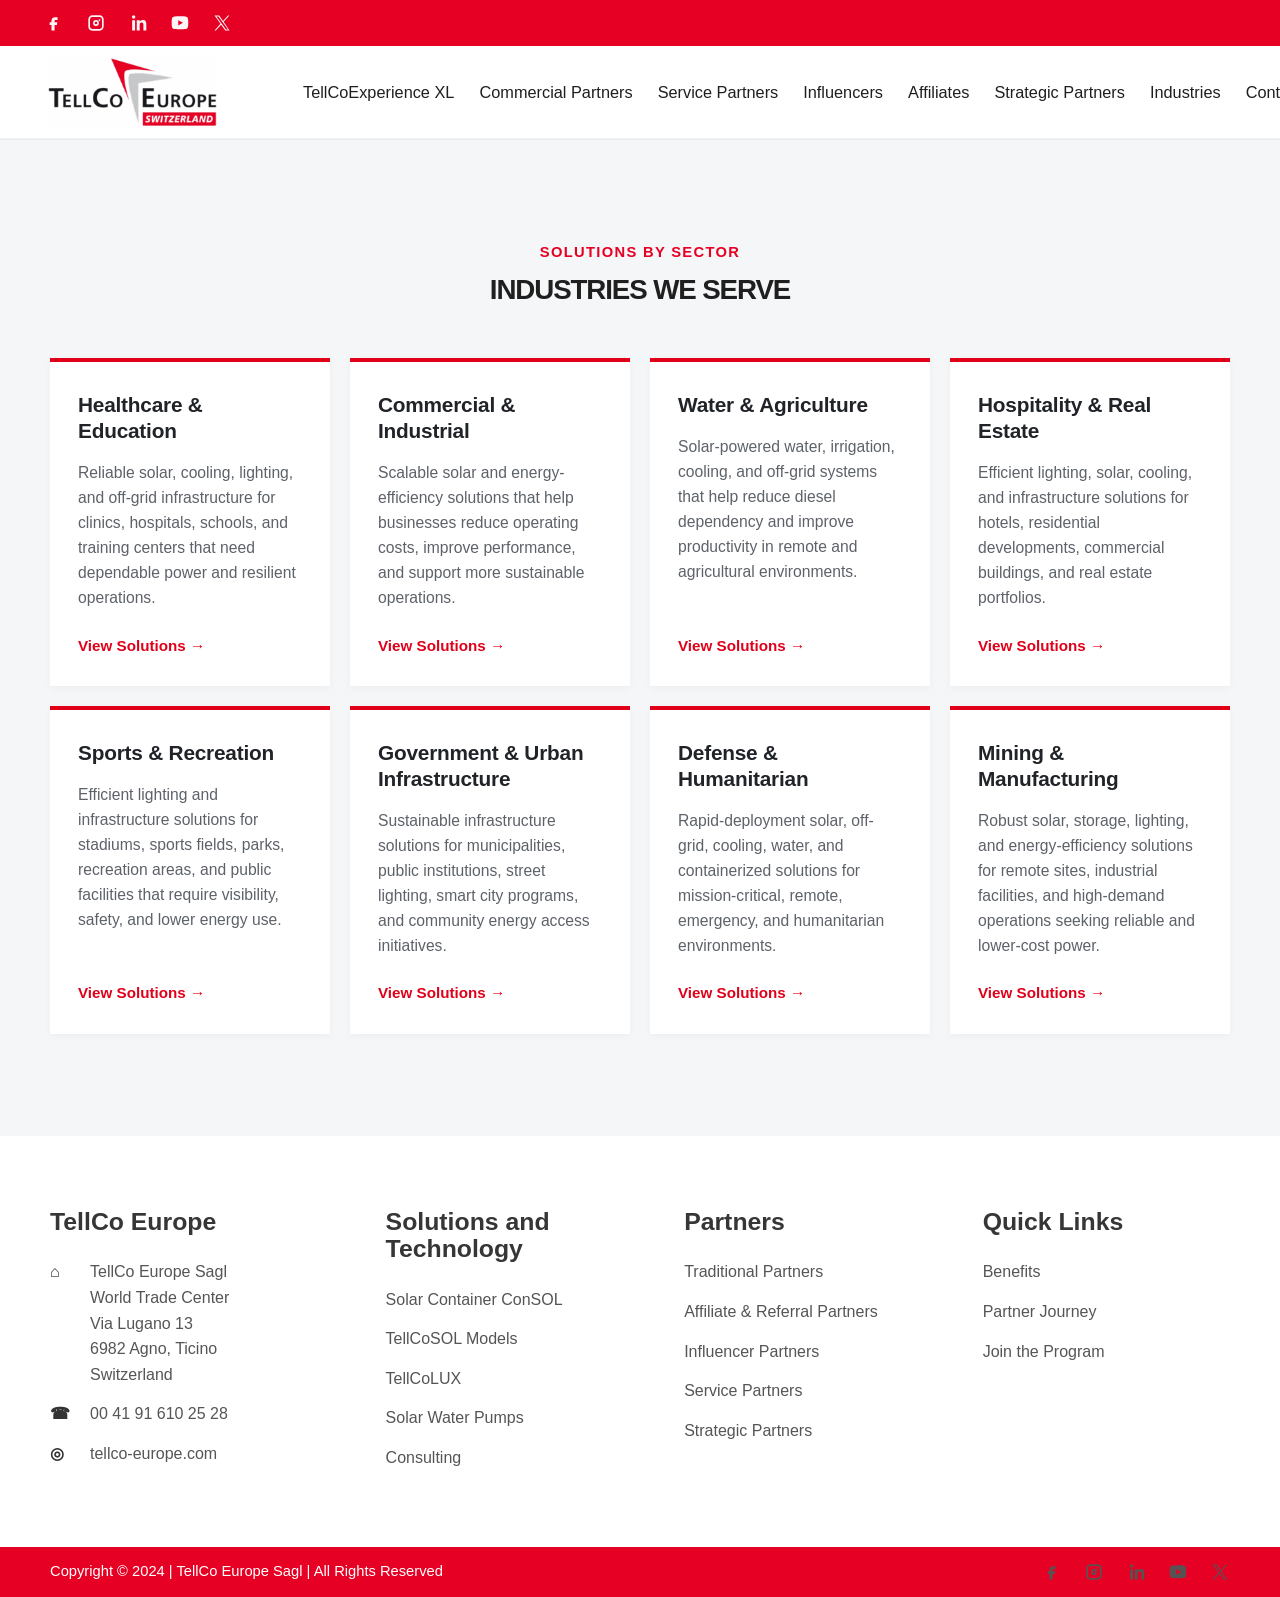
<file: industries.html>
<!doctype html>
<html lang="en">
<head>
  <!-- Google tag (gtag.js) -->
  <script async src="https://www.googletagmanager.com/gtag/js?id=G-MXQT1SG3SJ"></script>
  <script>
    window.dataLayer = window.dataLayer || [];
    function gtag(){dataLayer.push(arguments);}
    gtag('js', new Date());

    gtag('config', 'G-MXQT1SG3SJ');
  </script>
  <meta charset="utf-8">
  <meta name="viewport" content="width=device-width, initial-scale=1">
  <title>Industries We Serve — TellCoExperience XL</title>
  <meta name="description" content="TellCoExperience XL is the global partner ecosystem of TellCo Europe Group — one front door and one growth platform for clean energy, infrastructure, financing, training, and market development partners.">
  <link rel="preconnect" href="https://fonts.googleapis.com">
  <link rel="preconnect" href="https://fonts.gstatic.com" crossorigin>
  <link href="https://fonts.googleapis.com/css2?family=Georama:wdth,wght@100..150,100..900&amp;family=Inter:wght@400;500&amp;family=Montserrat:wght@600;700&amp;family=Poppins:wght@500&amp;display=swap" rel="stylesheet">
  <link rel="stylesheet" href="styles.css">
</head>
<body>
  <a class="skip-link" href="#main">Skip to content</a>

  <div class="topbar" aria-label="TellCo utility links">
    <div class="container topbar-inner">
      <div class="social-links" aria-label="Social links">
        <a href="https://www.facebook.com/Tellcoeuropeoffical" target="_blank" rel="noopener noreferrer" aria-label="TellCo Europe on Facebook" class="social-icon">
          <svg viewBox="0 0 24 24" aria-hidden="true"><path d="M14 8.5h2.2V5h-2.8C10.4 5 9 6.8 9 9.4V11H6.8v3.4H9V21h3.7v-6.6h2.8L16 11h-3.3V9.8c0-.9.4-1.3 1.3-1.3Z"/></svg>
        </a>
        <a href="https://www.instagram.com/tellcoeuropeofficial/" target="_blank" rel="noopener noreferrer" aria-label="TellCo Europe on Instagram" class="social-icon">
          <svg viewBox="0 0 24 24" aria-hidden="true"><path d="M7.7 2.8h8.6c2.7 0 4.9 2.2 4.9 4.9v8.6c0 2.7-2.2 4.9-4.9 4.9H7.7a4.9 4.9 0 0 1-4.9-4.9V7.7c0-2.7 2.2-4.9 4.9-4.9Zm0 2A2.9 2.9 0 0 0 4.8 7.7v8.6a2.9 2.9 0 0 0 2.9 2.9h8.6a2.9 2.9 0 0 0 2.9-2.9V7.7a2.9 2.9 0 0 0-2.9-2.9H7.7Zm4.3 3.7a3.5 3.5 0 1 1 0 7 3.5 3.5 0 0 1 0-7Zm0 2a1.5 1.5 0 1 0 0 3 1.5 1.5 0 0 0 0-3Zm4.1-3.1a1 1 0 1 1 0 2.1 1 1 0 0 1 0-2.1Z"/></svg>
        </a>
        <a href="https://www.linkedin.com/company/tellco-europe-sagl-switzerland/" target="_blank" rel="noopener noreferrer" aria-label="TellCo Europe on LinkedIn" class="social-icon">
          <svg viewBox="0 0 24 24" aria-hidden="true"><path d="M5 8.7h3.5V21H5V8.7Zm1.8-5.9a2 2 0 1 1 0 4.1 2 2 0 0 1 0-4.1ZM10.8 8.7h3.3v1.7h.1c.5-.9 1.7-2 3.5-2 3.7 0 4.3 2.4 4.3 5.5V21h-3.5v-6.3c0-1.5 0-3.4-2.1-3.4s-2.4 1.6-2.4 3.3V21h-3.5V8.7Z"/></svg>
        </a>
        <a href="https://www.youtube.com/channel/UCJPmVI-EG29OVMQisPmbQMA?view_as=subscriber" target="_blank" rel="noopener noreferrer" aria-label="TellCo Europe on YouTube" class="social-icon">
          <svg viewBox="0 0 24 24" aria-hidden="true"><path d="M21.6 7.2s-.2-1.5-.9-2.1c-.9-.9-1.9-.9-2.4-1C15 3.8 12 3.8 12 3.8h-.1s-3 0-6.3.3c-.5.1-1.5.1-2.4 1-.7.6-.9 2.1-.9 2.1S2 9 2 10.8v1.7c0 1.8.3 3.6.3 3.6s.2 1.5.9 2.1c.9.9 2.1.9 2.6 1 1.9.2 6.2.3 6.2.3s3 0 6.3-.3c.5-.1 1.5-.1 2.4-1 .7-.6.9-2.1.9-2.1s.3-1.8.3-3.6v-1.7c0-1.8-.3-3.6-.3-3.6ZM9.9 14.9V8.7l5.7 3.1-5.7 3.1Z"/></svg>
        </a>
        <a href="https://x.com/TellCo__Europe" target="_blank" rel="noopener noreferrer" aria-label="TellCo Europe on X" class="social-icon social-x">
          <svg viewBox="0 0 24 24" aria-hidden="true"><path d="M14.2 10.3 21.8 2h-1.8l-6.6 7.2L8.2 2H2l8 11.1L2 22h1.8l7-7.7 5.6 7.7H22l-7.8-11.7Zm-2.5 2.8-.8-1.1L4.5 3.4h2.8l5.1 6.9.8 1.1 6.8 9.2h-2.8l-5.5-7.5Z"/></svg>
        </a>
      </div>
    </div>
  </div>

  <header class="site-header" data-header>
    <div class="container nav-shell">
      <a class="brand" href="index.html" aria-label="TellCoExperience XL home">
        <img src="assets/logo.png" alt="TellCo Europe Switzerland" class="brand-logo">
      </a>

      <button class="mobile-toggle" type="button" data-nav-toggle aria-controls="primary-navigation" aria-expanded="false">
        <span></span>
        <span></span>
        <span></span>
        <span class="visually-hidden">Open navigation</span>
      </button>

      <nav class="primary-nav" id="primary-navigation" data-nav aria-label="Primary navigation">
        <a href="index.html">TellCoExperience XL</a>
        <a href="commercial-partners.html">Commercial Partners</a>
        <a href="service-partners.html">Service Partners</a>
        <a href="index.html#influencers">Influencers</a>
        <a href="index.html#affiliates">Affiliates</a>
        <a href="index.html#strategic-partners">Strategic Partners</a>
        <a href="industries.html" aria-current="page">Industries</a>
        <a href="contact.html">Contact</a>
      </nav>
    </div>
  </header>

  <main id="main" class="homepage-v2">
    <section class="hp-solutions" aria-label="Industries We Serve">
      <div class="hp-industry-band" id="industries">
        <div class="container hp-solutions-group">
          <header class="hp-section-heading">
            <p class="hp-kicker">Solutions by Sector</p>
            <h2 class="hp-balanced-heading">INDUSTRIES WE SERVE</h2>
          </header>
          <div class="hp-directory-grid hp-industry-grid">
            <article class="hp-directory-card hp-industry-card"><div class="hp-industry-content"><h3>Healthcare &amp; Education</h3><p>Reliable solar, cooling, lighting, and off-grid infrastructure for clinics, hospitals, schools, and training centers that need dependable power and resilient operations.</p><a class="hp-industry-link" href="#solar-cooling-systems">View Solutions &rarr;</a></div></article>
            <article class="hp-directory-card hp-industry-card"><div class="hp-industry-content"><h3>Commercial &amp; Industrial</h3><p>Scalable solar and energy-efficiency solutions that help businesses reduce operating costs, improve performance, and support more sustainable operations.</p><a class="hp-industry-link" href="#led-lighting-solutions">View Solutions &rarr;</a></div></article>
            <article class="hp-directory-card hp-industry-card"><div class="hp-industry-content"><h3>Water &amp; Agriculture</h3><p>Solar-powered water, irrigation, cooling, and off-grid systems that help reduce diesel dependency and improve productivity in remote and agricultural environments.</p><a class="hp-industry-link" href="#solar-water-pumping-systems">View Solutions &rarr;</a></div></article>
            <article class="hp-directory-card hp-industry-card"><div class="hp-industry-content"><h3>Hospitality &amp; Real Estate</h3><p>Efficient lighting, solar, cooling, and infrastructure solutions for hotels, residential developments, commercial buildings, and real estate portfolios.</p><a class="hp-industry-link" href="#led-lighting-solutions">View Solutions &rarr;</a></div></article>
            <article class="hp-directory-card hp-industry-card"><div class="hp-industry-content"><h3>Sports &amp; Recreation</h3><p>Efficient lighting and infrastructure solutions for stadiums, sports fields, parks, recreation areas, and public facilities that require visibility, safety, and lower energy use.</p><a class="hp-industry-link" href="#led-lighting-solutions">View Solutions &rarr;</a></div></article>
            <article class="hp-directory-card hp-industry-card"><div class="hp-industry-content"><h3>Government &amp; Urban Infrastructure</h3><p>Sustainable infrastructure solutions for municipalities, public institutions, street lighting, smart city programs, and community energy access initiatives.</p><a class="hp-industry-link" href="#solar-water-pumping-systems">View Solutions &rarr;</a></div></article>
            <article class="hp-directory-card hp-industry-card"><div class="hp-industry-content"><h3>Defense &amp; Humanitarian</h3><p>Rapid-deployment solar, off-grid, cooling, water, and containerized solutions for mission-critical, remote, emergency, and humanitarian environments.</p><a class="hp-industry-link" href="#consol-off-grid-containers">View Solutions &rarr;</a></div></article>
            <article class="hp-directory-card hp-industry-card"><div class="hp-industry-content"><h3>Mining &amp; Manufacturing</h3><p>Robust solar, storage, lighting, and energy-efficiency solutions for remote sites, industrial facilities, and high-demand operations seeking reliable and lower-cost power.</p><a class="hp-industry-link" href="#consol-off-grid-containers">View Solutions &rarr;</a></div></article>
          </div>
        </div>
      </div>
    </section>
  </main>
  <footer class="site-footer">
    <div class="container footer-main">
      <div>
        <h2>TellCo Europe</h2>
        <ul class="contact-list">
          <li><span aria-hidden="true">⌂</span>TellCo Europe Sagl<br>World Trade Center<br>Via Lugano 13<br>6982 Agno, Ticino<br>Switzerland</li>
          <li><span aria-hidden="true">☎</span>00 41 91 610 25 28</li>
          <li><span aria-hidden="true">◎</span>tellco-europe.com</li>
        </ul>
      </div>

      <div>
        <h2>Solutions and Technology</h2>
        <ul>
          <li>Solar Container ConSOL</li>
          <li>TellCoSOL Models</li>
          <li>TellCoLUX</li>
          <li>Solar Water Pumps</li>
          <li>Consulting</li>
        </ul>
      </div>

      <div>
        <h2>Partners</h2>
        <ul>
          <li><a href="traditional-partners.html">Traditional Partners</a></li>
          <li><a href="affiliate-partners.html">Affiliate &amp; Referral Partners</a></li>
          <li><a href="influencers.html">Influencer Partners</a></li>
          <li><a href="service-partners.html">Service Partners</a></li>
          <li><a href="strategic-partners.html">Strategic Partners</a></li>
        </ul>
      </div>

      <div>
        <h2>Quick Links</h2>
        <ul>
          <li><a href="#platform-pillars">Benefits</a></li>
          <li><a href="#partner-journey">Partner Journey</a></li>
          <li><a href="#registration">Join the Program</a></li>
        </ul>
      </div>
    </div>
    <div class="footer-bottom">
      <div class="container footer-bottom-inner">
        <span>Copyright © 2024 | TellCo Europe Sagl | All Rights Reserved</span>
        <div class="social-links" aria-label="Footer social links">
        <a href="#" aria-label="Facebook" class="social-icon">
          <svg viewBox="0 0 24 24" aria-hidden="true"><path d="M14 8.5h2.2V5h-2.8C10.4 5 9 6.8 9 9.4V11H6.8v3.4H9V21h3.7v-6.6h2.8L16 11h-3.3V9.8c0-.9.4-1.3 1.3-1.3Z"/></svg>
        </a>
        <a href="#" aria-label="Instagram" class="social-icon">
          <svg viewBox="0 0 24 24" aria-hidden="true"><path d="M7.7 2.8h8.6c2.7 0 4.9 2.2 4.9 4.9v8.6c0 2.7-2.2 4.9-4.9 4.9H7.7a4.9 4.9 0 0 1-4.9-4.9V7.7c0-2.7 2.2-4.9 4.9-4.9Zm0 2A2.9 2.9 0 0 0 4.8 7.7v8.6a2.9 2.9 0 0 0 2.9 2.9h8.6a2.9 2.9 0 0 0 2.9-2.9V7.7a2.9 2.9 0 0 0-2.9-2.9H7.7Zm4.3 3.7a3.5 3.5 0 1 1 0 7 3.5 3.5 0 0 1 0-7Zm0 2a1.5 1.5 0 1 0 0 3 1.5 1.5 0 0 0 0-3Zm4.1-3.1a1 1 0 1 1 0 2.1 1 1 0 0 1 0-2.1Z"/></svg>
        </a>
        <a href="#" aria-label="LinkedIn" class="social-icon">
          <svg viewBox="0 0 24 24" aria-hidden="true"><path d="M5 8.7h3.5V21H5V8.7Zm1.8-5.9a2 2 0 1 1 0 4.1 2 2 0 0 1 0-4.1ZM10.8 8.7h3.3v1.7h.1c.5-.9 1.7-2 3.5-2 3.7 0 4.3 2.4 4.3 5.5V21h-3.5v-6.3c0-1.5 0-3.4-2.1-3.4s-2.4 1.6-2.4 3.3V21h-3.5V8.7Z"/></svg>
        </a>
        <a href="#" aria-label="YouTube" class="social-icon">
          <svg viewBox="0 0 24 24" aria-hidden="true"><path d="M21.6 7.2s-.2-1.5-.9-2.1c-.9-.9-1.9-.9-2.4-1C15 3.8 12 3.8 12 3.8h-.1s-3 0-6.3.3c-.5.1-1.5.1-2.4 1-.7.6-.9 2.1-.9 2.1S2 9 2 10.8v1.7c0 1.8.3 3.6.3 3.6s.2 1.5.9 2.1c.9.9 2.1.9 2.6 1 1.9.2 6.2.3 6.2.3s3 0 6.3-.3c.5-.1 1.5-.1 2.4-1 .7-.6.9-2.1.9-2.1s.3-1.8.3-3.6v-1.7c0-1.8-.3-3.6-.3-3.6ZM9.9 14.9V8.7l5.7 3.1-5.7 3.1Z"/></svg>
        </a>
        <a href="#" aria-label="X" class="social-icon social-x">
          <svg viewBox="0 0 24 24" aria-hidden="true"><path d="M14.2 10.3 21.8 2h-1.8l-6.6 7.2L8.2 2H2l8 11.1L2 22h1.8l7-7.7 5.6 7.7H22l-7.8-11.7Zm-2.5 2.8-.8-1.1L4.5 3.4h2.8l5.1 6.9.8 1.1 6.8 9.2h-2.8l-5.5-7.5Z"/></svg>
        </a>
      </div>
      </div>
    </div>
  </footer>

  <script src="script.js"></script>
</body>
</html>
</file>
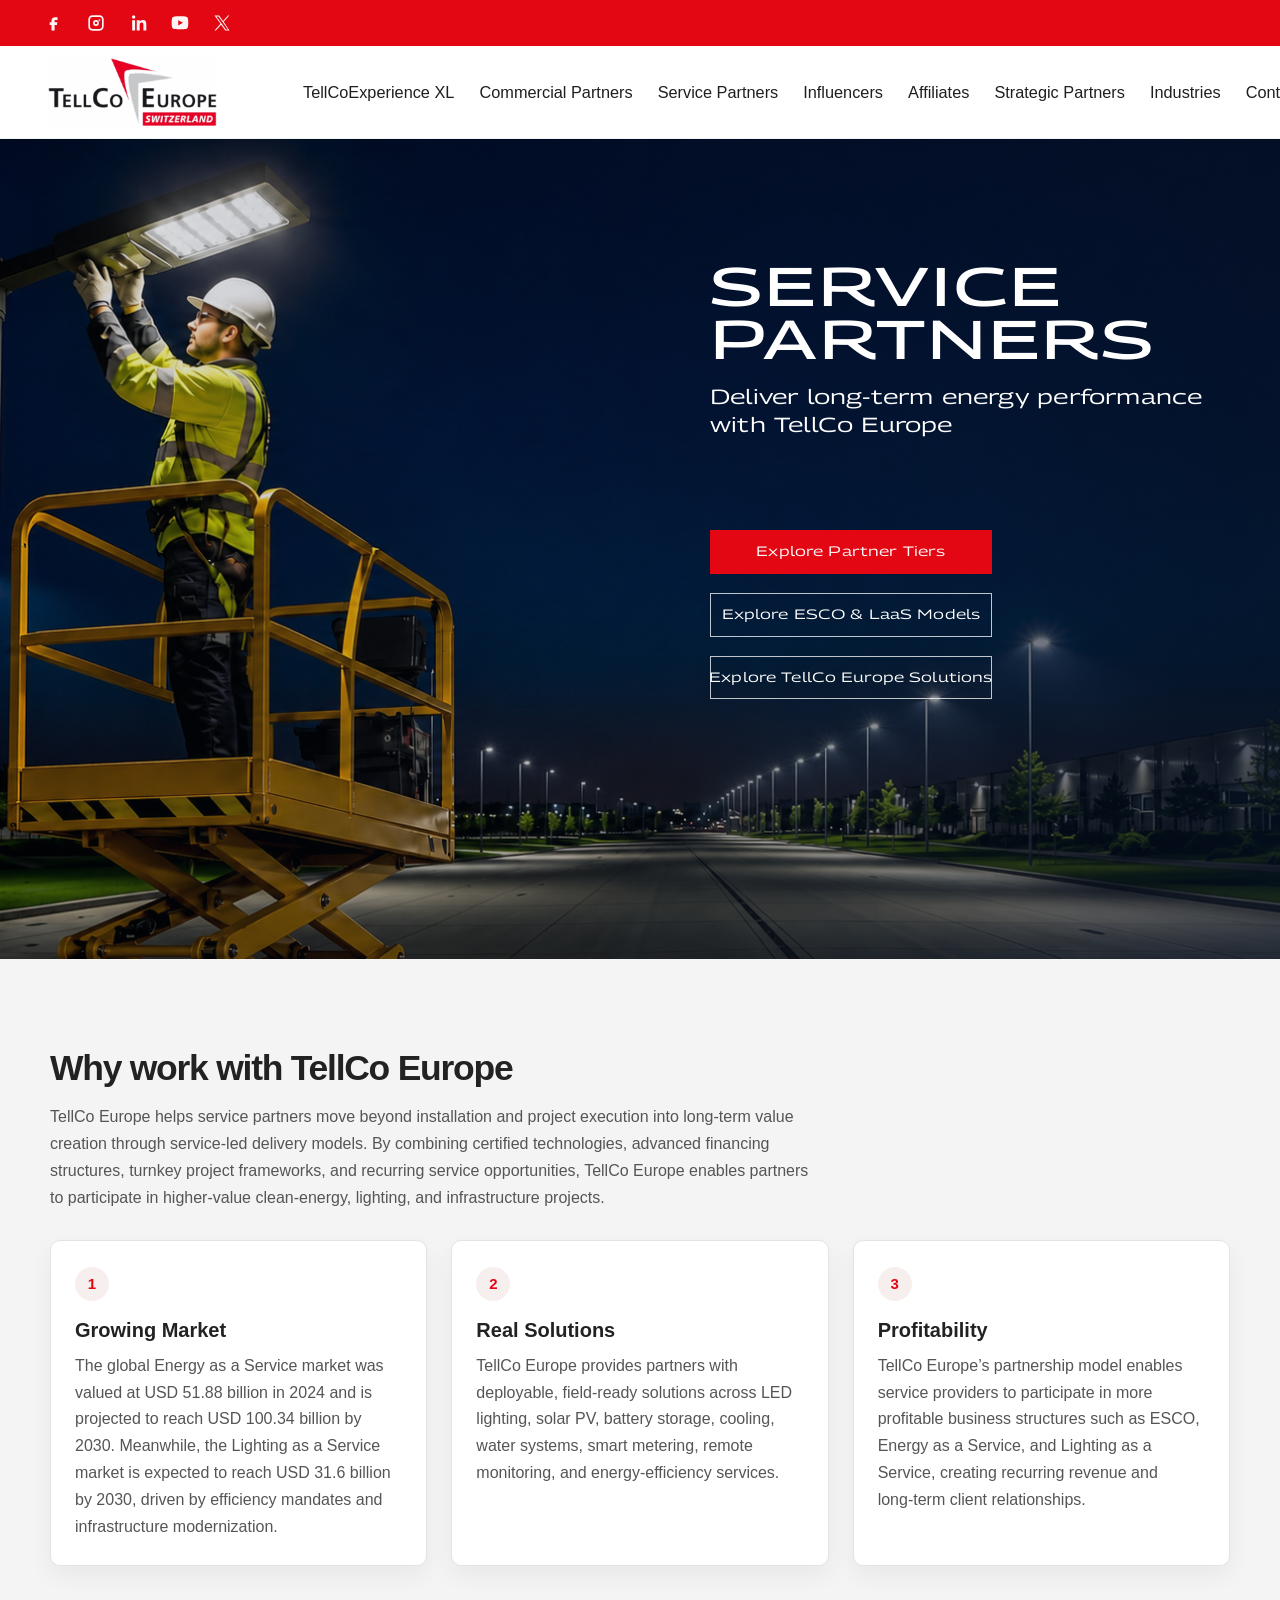
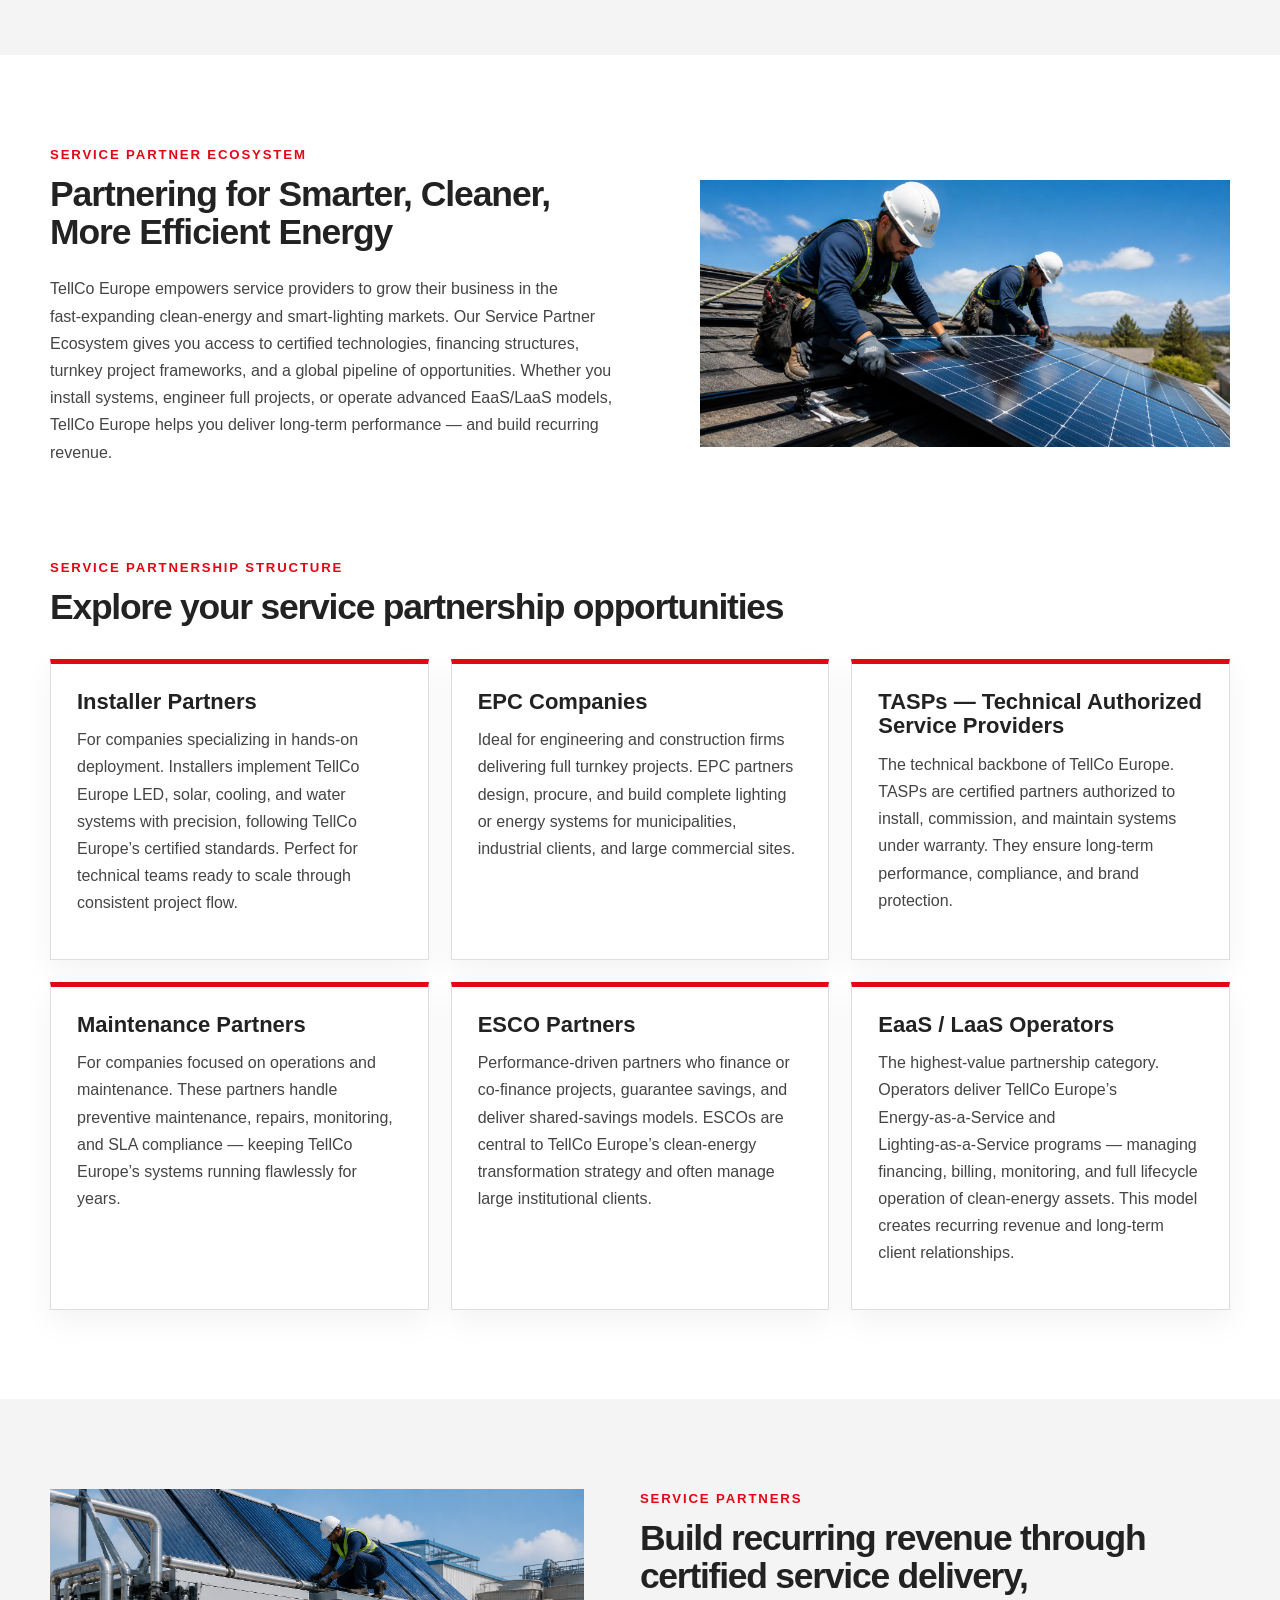
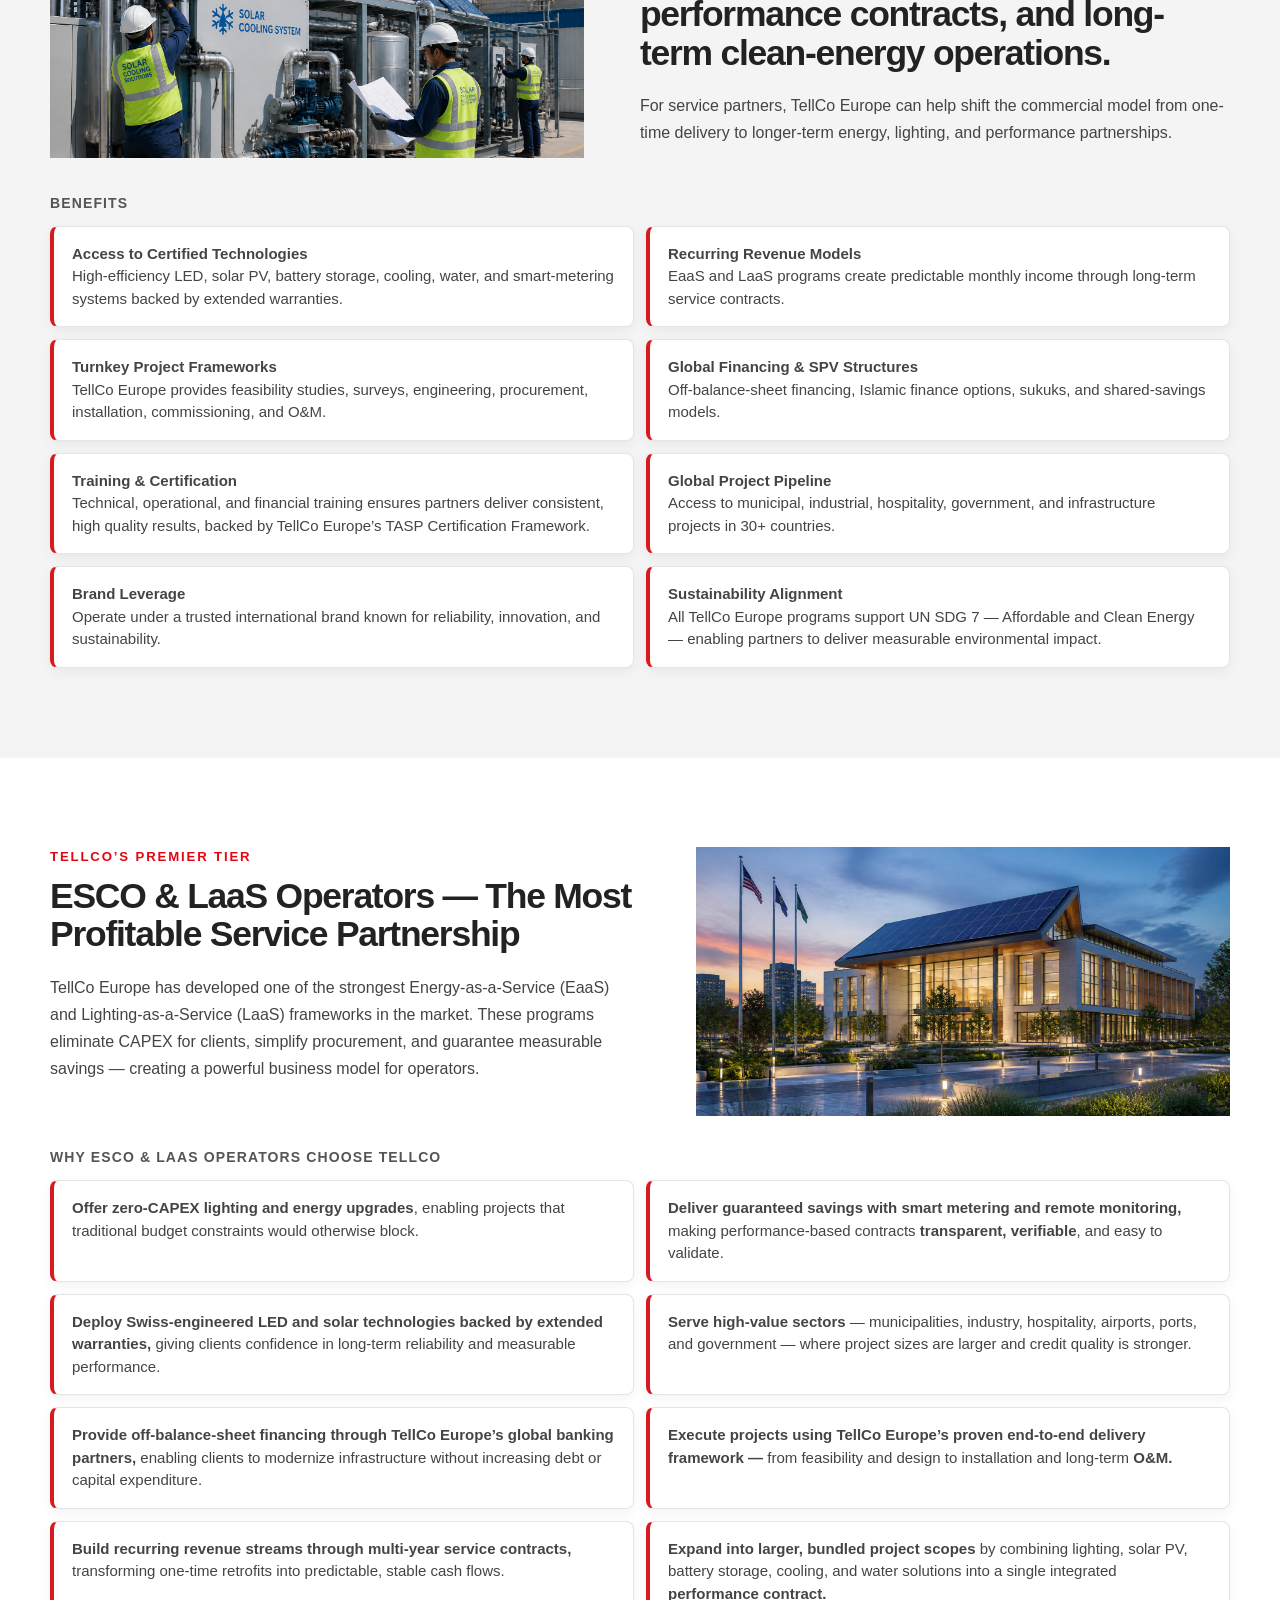
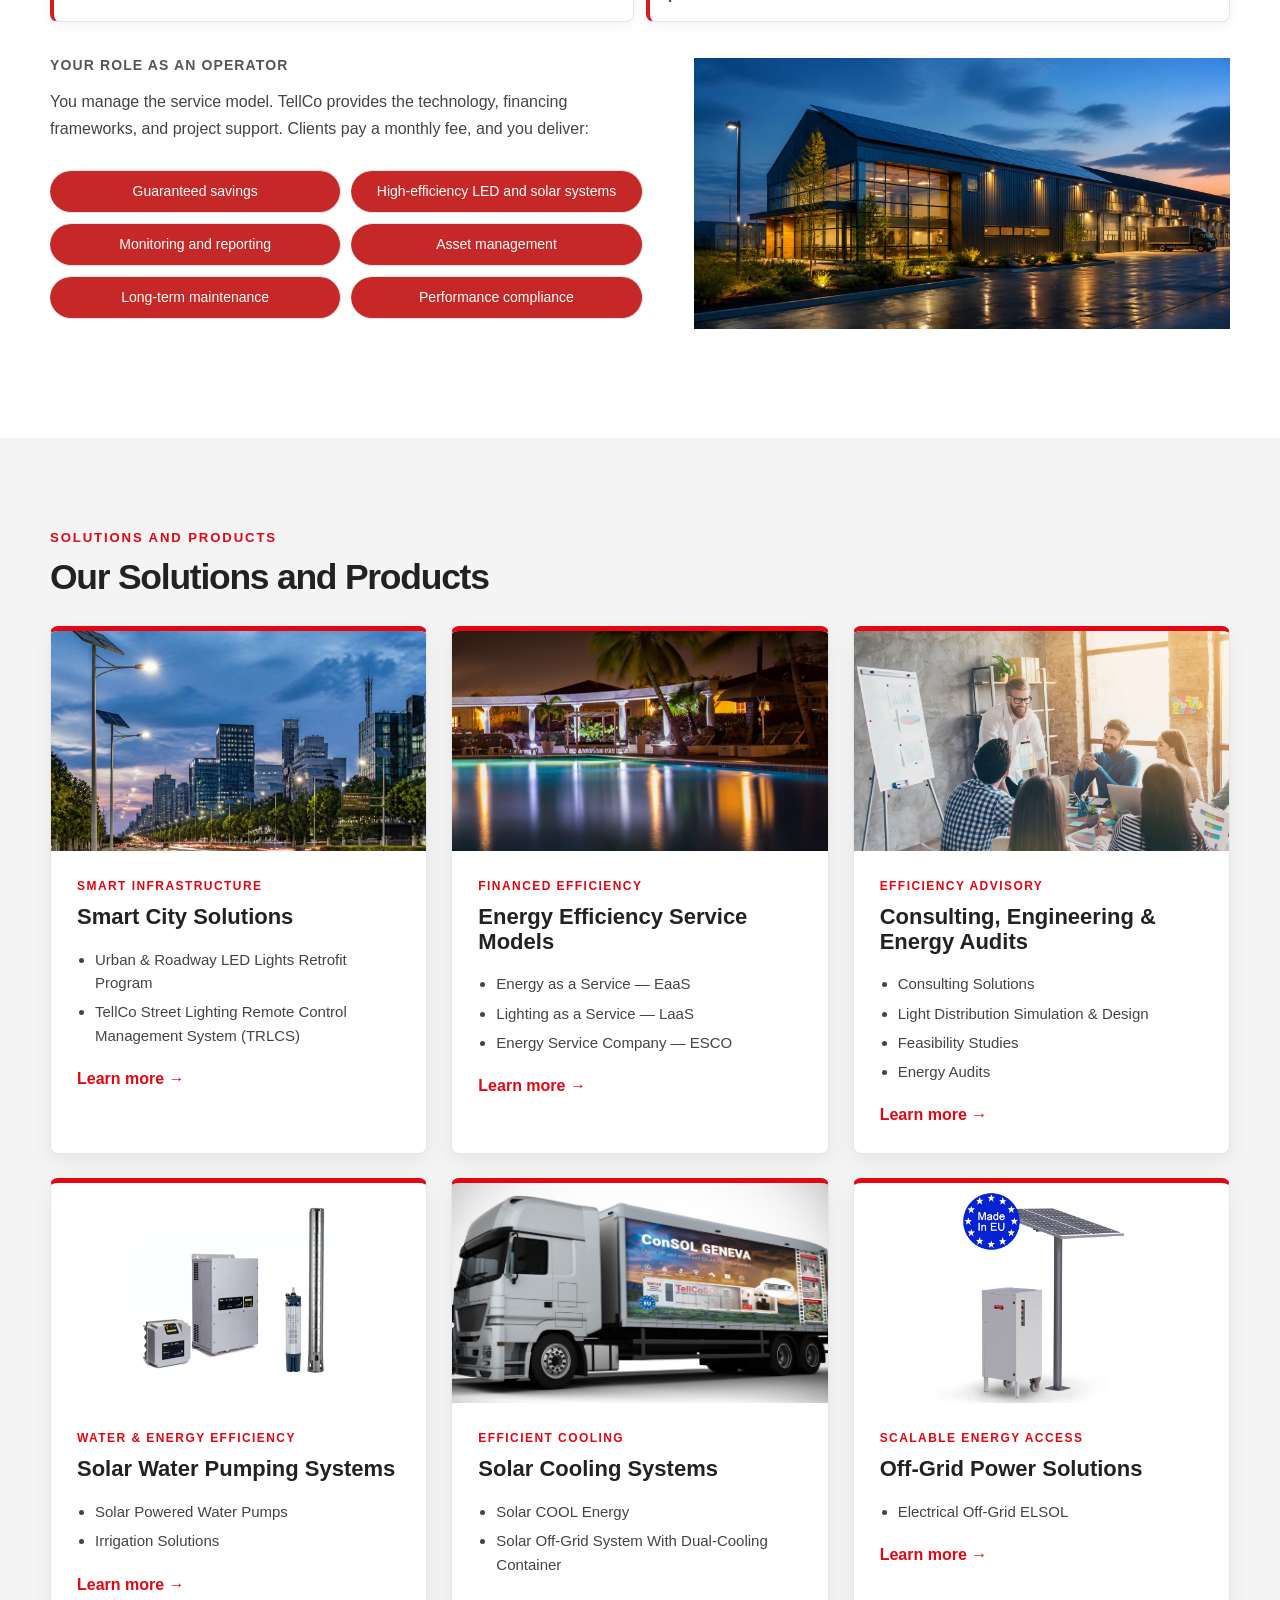
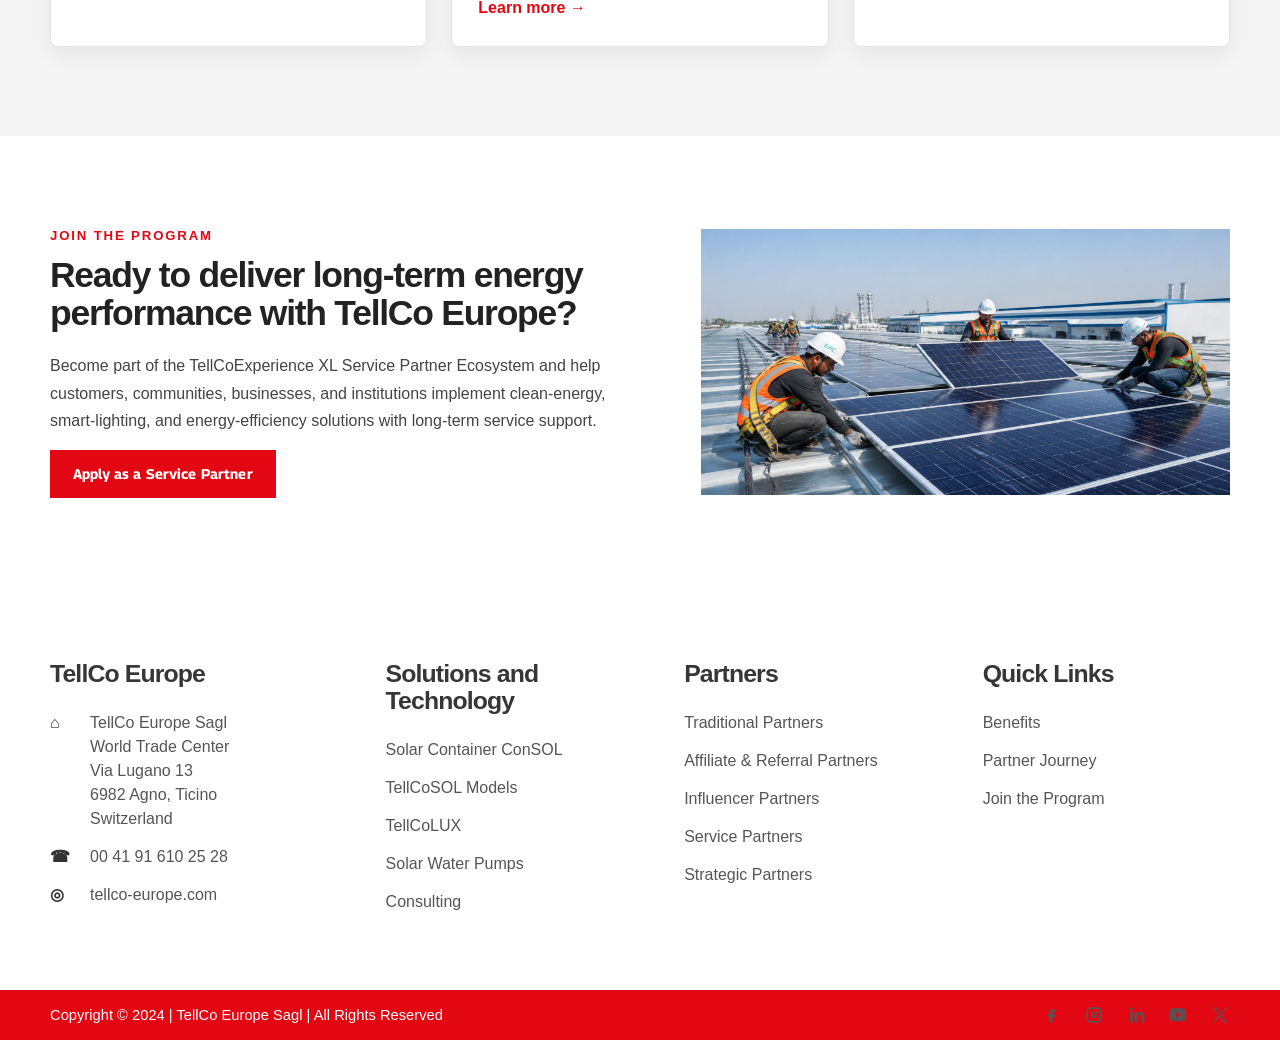
<file: service-partners.html>
<!DOCTYPE html>

<html lang="en">
<head>
<meta charset="utf-8"/>
<meta content="width=device-width, initial-scale=1" name="viewport"/>
<title>Service Partners — Preferred Layout Preview v5</title>
<link rel="stylesheet" href="styles.css">
<style>
@import url("https://fonts.googleapis.com/css2?family=Georama:wdth,wght@100..150,100..900&display=swap");
:root {
  --red:#e30613;
  --text:#222;
  --light:#f4f4f4;
  --line:#dedede;
  --hero:#4f6f93;
  --white:#fff;
  --max:1180px;
}
* { box-sizing:border-box; }
body {
  margin:0;
  font-family:"Helvetica Neue", Helvetica, Arial, sans-serif;
  color:var(--text);
  background:#fff;
  line-height:1.5;
}
.service-container {
  width:min(100% - 48px, var(--max));
  margin-inline:auto;
}
.service-section {
  padding:clamp(58px, 7vw, 92px) 0;
}
.service-section.is-gray {
  background:var(--light);
}
.service-eyebrow {
  margin:0 0 10px;
  color:var(--red);
  text-transform:uppercase;
  letter-spacing:.14em;
  font-weight:800;
  font-size:12px;
}
h1,h2,h3,p { margin-top:0; }
/* Hero image update only */
.hero-shell {
  background:
    linear-gradient(90deg, rgba(5, 17, 36, 0.12) 0%, rgba(5, 17, 36, 0.22) 38%, rgba(5, 17, 36, 0.72) 100%),
    url("assets/service-hero.png") center center / cover no-repeat;
  min-height:820px;
  position:relative;
  overflow:hidden;
}
.hero-shell .service-container {
  min-height:820px;
  position:relative;
  display:flex;
  justify-content:flex-end;
  align-items:center;
}
.hero-content {
  max-width:520px;
  color:#fff;
  margin-left:auto;
}
.hero-title {
  margin:0 0 28px;
  color:#fff;
  font-family:"Georama","Roboto Condensed",Arial,sans-serif;
  font-weight:500;
  font-size:clamp(56px, 8vw, 86px);
  line-height:.96;
  letter-spacing:.02em;
  text-transform:uppercase;
}
.hero-subtitle {
  margin:0 0 42px;
  color:#fff;
  font-family:"Georama","Roboto Condensed",Arial,sans-serif;
  font-weight:700;
  font-size:clamp(20px, 2.2vw, 28px);
  line-height:1.35;
  max-width:980px;
}
.hero-buttons {
  display:flex;
  flex-direction:column;
  gap:20px;
  max-width:420px;
}
.hero-button {
  display:inline-flex;
  align-items:center;
  justify-content:center;
  min-height:70px;
  padding:18px 28px;
  text-decoration:none;
  font-family:"Georama","Roboto Condensed",Arial,sans-serif;
  font-weight:700;
  font-size:16px;
  line-height:1;
  letter-spacing:.01em;
}
.hero-button.primary {
  background:var(--red);
  color:#fff;
  border:1px solid var(--red);
}
.hero-button.secondary {
  background:transparent;
  color:#fff;
  border:1px solid rgba(255,255,255,.7);
}
.picture-1-tag {
  display:none;
}
.section-title {
  font-size:clamp(42px, 6vw, 70px);
  line-height:0.98;
  letter-spacing:-.03em;
  margin-bottom:24px;
}
h2 {
  font-size:clamp(34px, 4vw, 54px);
  line-height:1.03;
  letter-spacing:-.035em;
  margin-bottom:20px;
}
h3 {
  font-size:22px;
  line-height:1.12;
  margin-bottom:12px;
}
.body-copy {
  color:#444;
  font-size:16px;
  line-height:1.7;
}
.two-column {
  display:grid;
  grid-template-columns:1.05fr .95fr;
  gap:clamp(34px, 5vw, 72px);
  align-items:center;
}
.two-column.reverse {
  grid-template-columns:.95fr 1.05fr;
}
.picture-placeholder {
  min-height:260px;
  background:linear-gradient(135deg,#ededed,#fafafa);
  border:1px dashed #b7b7b7;
  display:flex;
  align-items:center;
  justify-content:center;
  text-align:center;
  padding:24px;
  color:#777;
  font-weight:700;
  font-size:14px;
  letter-spacing:.04em;
}
.portfolio-button,
.cta-button {
  display:inline-flex;
  align-items:center;
  justify-content:center;
  min-height:48px;
  padding:14px 22px;
  background:var(--red);
  color:#fff;
  border:1px solid var(--red);
  text-decoration:none;
  font-family:"Georama","Roboto Condensed",Arial,sans-serif;
  font-weight:700;
  font-size:14px;
  line-height:1;
  letter-spacing:.01em;
}
.tier-grid {
  display:grid;
  grid-template-columns:repeat(4, 1fr);
  gap:22px;
  margin-top:32px;
}
.tier-card,
.support-card,
.product-card {
  background:#fff;
  border:1px solid var(--line);
  box-shadow:0 12px 30px rgba(0,0,0,.05);
}
.tier-card {
  padding:26px;
  border-top:5px solid var(--red);
}
.support-grid {
  display:grid;
  grid-template-columns:repeat(2, 1fr);
  gap:18px;
  margin-top:32px;
}
.support-card {
  padding:28px;
}
.check-list {
  padding-left:20px;
  margin:18px 0 0;
}
.check-list li {
  margin-bottom:8px;
}
.matrix-table-wrap {
  overflow-x:auto;
  border:1px solid #d8d8d8;
  background:#fff;
  box-shadow:0 16px 40px rgba(0,0,0,.08);
  margin-top:24px;
}
.matrix-table {
  width:100%;
  border-collapse:collapse;
  table-layout:fixed;
  min-width:1000px;
  font-family:"Helvetica Neue", Helvetica, Arial, sans-serif;
}
.matrix-table .benefits-col { width:28%; }
.matrix-table .tier-col { width:18%; }
.matrix-table th,
.matrix-table td {
  border:1px solid #202020;
  padding:12px 14px;
  text-align:center;
  vertical-align:middle;
  overflow-wrap:anywhere;
}
.matrix-table thead th {
  background:var(--red);
  color:#fff;
  font-weight:800;
  font-size:1rem;
}
.matrix-table tbody th {
  text-align:left;
  font-weight:700;
  color:#222;
  background:#fff;
}
.matrix-table .highlight-row th,
.matrix-table .highlight-row td {
  background:var(--red);
  color:#fff;
  font-weight:800;
}
.matrix-note {
  margin:12px 0 0;
  color:#555;
  font-size:.92rem;
  line-height:1.45;
}
.products-grid {
  display:grid;
  grid-template-columns:repeat(3, 1fr);
  gap:24px;
  margin-top:30px;
}
.product-card {
  border-top:5px solid var(--red);
}
.product-image {
  min-height:190px;
  background:linear-gradient(135deg,#ededed,#fafafa);
  display:flex;
  align-items:center;
  justify-content:center;
  color:#777;
  font-size:14px;
  text-align:center;
  padding:16px;
}
.picture-placeholder.has-image,
.product-image.has-image {
  padding:0;
  border:0;
  background:none;
  overflow:hidden;
  color:transparent;
}
.picture-placeholder.has-image img {
  display:block;
  width:100%;
  height:100%;
  min-height:260px;
  object-fit:cover;
}
.product-image.has-image img {
  display:block;
  width:100%;
  height:220px;
  object-fit:cover;
}
.product-content {
  padding:24px;
}
.product-category {
  color:var(--red);
  text-transform:uppercase;
  font-weight:800;
  letter-spacing:.12em;
  font-size:12px;
  margin-bottom:10px;
}
.final-cta {
  display:grid;
  grid-template-columns:1fr .9fr;
  gap:64px;
  align-items:center;
}
@media (max-width: 960px) {
  .two-column,
  .two-column.reverse,
  .tier-grid,
  .support-grid,
  .products-grid,
  .final-cta {
    grid-template-columns:1fr;
  }
  .hero-shell,
  .hero-shell .service-container {
    min-height:auto;
  }
  .hero-shell .service-container {
    justify-content:flex-start;
    align-items:flex-end;
  }
  .hero-content {
    padding:90px 0 140px;
    max-width:100%;
  }
  .picture-1-tag {
    right:24px;
    left:24px;
    max-width:none;
    min-width:0;
  }
}

/* Title size update only: reduce selected section titles by 30%. */
.reduced-section-title {
  font-size: clamp(26.4px, 3.08vw, 41.8px) !important;
  line-height: 1.08;
}


/* One-change update: only these two titles are half their current font size. */
.half-size-title {
  font-size: clamp(17px, 2vw, 27px) !important;
}


/* Benefits card style update only for Resellers and Franchise sections. */
.partner-benefits-title {
  margin: 22px 0 14px;
  font-size: 14px;
  font-weight: 800;
  color: #555;
  text-transform: uppercase;
  letter-spacing: .08em;
}
.partner-benefits-grid {
  display: grid;
  grid-template-columns: 1fr;
  gap: 12px;
  margin-top: 0;
}
.partner-benefit-card {
  background: #ffffff;
  border: 1px solid #e5e5e5;
  border-left: 4px solid #d71920;
  border-radius: 8px;
  padding: 16px 18px;
  color: #444;
  font-size: 15px;
  line-height: 1.5;
  box-shadow: 0 4px 12px rgba(0, 0, 0, 0.05);
}


/* Solutions and Products card update only. */
.solutions-section .products-grid {
  display: grid;
  grid-template-columns: repeat(3, 1fr);
  gap: 24px;
  margin-top: 30px;
}
.solutions-section .product-card {
  background: #ffffff;
  border: 1px solid #e5e5e5;
  border-top: 5px solid var(--red);
  border-radius: 8px;
  box-shadow: 0 8px 22px rgba(0, 0, 0, 0.06);
  overflow: hidden;
}
.solutions-section .product-card.featured-product-card {
  grid-column: span 2;
}
.solutions-section .product-content {
  padding: 26px;
}
.solutions-section .product-category {
  color: var(--red);
  text-transform: uppercase;
  font-weight: 800;
  letter-spacing: .12em;
  font-size: 12px;
  margin-bottom: 10px;
}
.solutions-section .product-card h3 {
  margin-bottom: 18px;
}
.solutions-section .solution-group {
  padding: 16px 0;
  border-top: 1px solid #eeeeee;
}
.solutions-section .solution-group:first-of-type {
  border-top: 0;
  padding-top: 0;
}
.solutions-section .solution-group-title {
  margin: 0 0 10px;
  color: #333;
  font-size: 15px;
  font-weight: 800;
}
.solutions-section .solution-list {
  margin: 0;
  padding-left: 18px;
  color: #444;
  font-size: 15px;
  line-height: 1.55;
}
.solutions-section .solution-list li {
  margin-bottom: 6px;
}
.solutions-section .learn-more-link {
  display: inline-flex;
  margin-top: 14px;
  color: var(--red);
  font-weight: 800;
  text-decoration: none;
}
.solutions-section .learn-more-link:hover {
  text-decoration: underline;
}
@media (max-width: 960px) {
  .solutions-section .product-card.featured-product-card {
    grid-column: span 1;
  }
}


/* Picture placeholder update only for Solutions and Products cards. */
.solutions-section .product-image-placeholder {
  width: 100%;
  min-height: 92px;
  border: 1.5px dashed #c9c9c9;
  background: #f7f7f7;
  color: #777;
  border-radius: 6px;
  display: flex;
  align-items: center;
  justify-content: center;
  text-align: center;
  font-size: 13px;
  font-weight: 700;
  letter-spacing: 0.02em;
  margin: 0 0 18px;
}
.solutions-section .solution-group-with-placeholder {
  display: grid;
  grid-template-columns: minmax(0, 1fr) 160px;
  gap: 18px;
  align-items: start;
}
.solutions-section .solution-group-with-placeholder .product-image-placeholder {
  min-height: 120px;
  margin: 2px 0 0;
}
@media (max-width: 720px) {
  .solutions-section .solution-group-with-placeholder {
    grid-template-columns: 1fr;
  }
  .solutions-section .solution-group-with-placeholder .product-image-placeholder {
    min-height: 90px;
  }
}


.solutions-section .product-card .product-image-placeholder.lower-placeholder {
  margin: 14px 0 0;
  min-height: 86px;
}

/* Why Partner with TellCo Europe cards layout update only */
.why-partner-section .why-partner-header {
  max-width: 760px;
  margin-bottom: 28px;
}
.why-partner-section .why-partner-header h2 {
  margin-bottom: 16px;
}
.why-partner-section .why-partner-intro {
  margin: 0;
  color: #555;
  line-height: 1.7;
}
.why-partner-cards {
  display: grid;
  grid-template-columns: repeat(3, minmax(0, 1fr));
  gap: 24px;
  align-items: stretch;
}
.why-partner-card {
  position: relative;
  background: #ffffff;
  border: 1px solid #e3e3e3;
  border-radius: 10px;
  box-shadow: 0 10px 24px rgba(0, 0, 0, 0.05);
  padding: 26px 24px 24px;
  min-height: 100%;
}
.why-partner-card .why-partner-number {
  width: 34px;
  height: 34px;
  border-radius: 999px;
  background: #f7eeee;
  color: var(--red);
  display: flex;
  align-items: center;
  justify-content: center;
  font-weight: 800;
  font-size: 15px;
  line-height: 1;
  margin-bottom: 16px;
}
.why-partner-card h3 {
  margin: 0 0 10px;
  font-size: 20px;
  line-height: 1.3;
  color: #222;
}
.why-partner-card p {
  margin: 0;
  color: #555;
  line-height: 1.68;
}
@media (max-width: 980px) {
  .why-partner-cards {
    grid-template-columns: 1fr;
  }
}


/* Reseller and Franchise benefits two-column layout update only */
.resellers-section .partner-benefits-grid,
.franchise-section .partner-benefits-grid {
  grid-template-columns: repeat(2, minmax(0, 1fr));
}

@media (max-width: 760px) {
  .resellers-section .partner-benefits-grid,
  .franchise-section .partner-benefits-grid {
    grid-template-columns: 1fr;
  }
}


/* Franchise benefits one-column layout update only */
.franchise-section .partner-benefits-grid {
  grid-template-columns: 1fr;
}


/* Resellers benefits one-column layout update only */
.resellers-section .partner-benefits-grid {
  grid-template-columns: 1fr;
}




/* Global page font and text color update only */
#service-partners-page {
  font-family: "Helvetica Neue", Helvetica, Arial, sans-serif;
  color: rgb(41, 41, 41);
}
#service-partners-page * {
  font-family: "Helvetica Neue", Helvetica, Arial, sans-serif;
}


/* Requested heading size update only */
.intro-section .service-eyebrow,
.tiers-section .service-eyebrow,
.resellers-section .service-eyebrow,
.franchise-section .service-eyebrow,
.matrix-section .service-eyebrow,
.solutions-section .service-eyebrow,
.final-cta-section .service-eyebrow {
  font-size: 13.2px;
}

.intro-section .reduced-section-title,
.tiers-section .reduced-section-title,
.resellers-section .reduced-section-title,
.franchise-section .reduced-section-title,
.matrix-section .reduced-section-title,
.solutions-section .reduced-section-title {
  font-size: clamp(23.76px, 2.772vw, 37.62px) !important;
}


/* Match Why Partner and final CTA heading size to Two paths heading update only */
.why-partner-section .half-size-title,
.final-cta-section .half-size-title {
  font-size: clamp(23.76px, 2.772vw, 37.62px) !important;
  line-height: 1.08;
}



/* Hero Georama typography exact update only */
#service-partners-page .hero-title {
  font-family: "Georama", sans-serif !important;
  font-weight: 500;
  font-variation-settings: "wdth" 145, "wght" 500;
}

#service-partners-page .hero-subtitle,
#service-partners-page .hero-button {
  font-family: "Georama", sans-serif !important;
  font-weight: 700;
  font-variation-settings: "wdth" 135, "wght" 700;
}



/* Service Partnership Structure card grid update only */
.service-section.tiers-section .tier-grid {
  grid-template-columns: repeat(3, minmax(0, 1fr));
}

@media (max-width: 900px) {
  .service-section.tiers-section .tier-grid {
    grid-template-columns: 1fr;
  }
}


/* ESCO & LaaS operator deliverables card design update only */
.resellers-section .operator-deliverables-grid {
  max-width: 920px;
  grid-template-columns: repeat(3, minmax(0, 1fr));
  gap: 10px;
  margin-top: 14px;
  margin-bottom: 34px;
}

.resellers-section .operator-deliverable-card {
  border-left: 0;
  border-radius: 999px;
  padding: 11px 16px;
  font-size: 14px;
  line-height: 1.35;
  box-shadow: none;
  text-align: center;
  background: #c62828;
  color: #ffffff;
}

@media (max-width: 700px) {
  .resellers-section .operator-deliverables-grid {
    max-width: 100%;
    grid-template-columns: 1fr;
  }
}





/* Premier tier cards + spacing update only */
.resellers-section .extra-operator-space {
  height: 36px;
}

@media (max-width: 760px) {
  .resellers-section .extra-operator-space {
    height: 28px;
  }
}

/* Balanced intro + full-width cards layout update only */
.section-intro-layout {
  align-items: start;
  gap: 56px;
}

.section-detail-layout {
  margin-top: 34px;
}

.section-detail-layout .partner-benefits-title {
  margin-top: 0;
}

.resellers-section .section-detail-layout .partner-benefits-grid.esco-benefits-grid,
.franchise-section .section-detail-layout .partner-benefits-grid.service-benefits-grid {
  grid-template-columns: repeat(2, minmax(0, 1fr)) !important;
}

@media (max-width: 760px) {
  .resellers-section .section-detail-layout .partner-benefits-grid.esco-benefits-grid,
  .franchise-section .section-detail-layout .partner-benefits-grid.service-benefits-grid {
    grid-template-columns: 1fr !important;
  }

  .section-intro-layout {
    gap: 28px;
  }
}



/* Operator role text + image layout update only */
.resellers-section .operator-role-layout {
  display: grid;
  grid-template-columns: 1.05fr .95fr;
  gap: clamp(30px, 4vw, 56px);
  align-items: start;
  margin-top: 0;
}

.resellers-section .operator-role-copy .partner-benefits-title {
  margin-bottom: 14px;
}

.resellers-section .operator-role-copy .body-copy {
  margin-bottom: 0;
}

.resellers-section .operator-role-image {
  min-height: 240px;
}
.resellers-section .operator-role-image.has-image img {
  min-height:240px;
}

.resellers-section .operator-role-cards {
  margin-top: 24px;
}

.resellers-section .operator-role-outro {
  margin-top: 22px;
}

@media (max-width: 760px) {
  .resellers-section .operator-role-layout {
    grid-template-columns: 1fr;
    gap: 22px;
  }
}


/* Operator role left-side cards layout update only */
.resellers-section .operator-role-copy .operator-deliverables-grid {
  max-width: 100%;
  grid-template-columns: repeat(2, minmax(0, 1fr));
  margin-top: 28px;
  margin-bottom: 30px;
}

.resellers-section .operator-role-copy .operator-role-outro {
  margin-top: 0;
}

@media (max-width: 700px) {
  .resellers-section .operator-role-copy .operator-deliverables-grid {
    grid-template-columns: 1fr;
  }
}


/* Service Partners hero: match homepage hero typography and button treatment only */
#service-partners-page .hero-shell .service-container {
  min-height: 820px;
  position: relative;
  display: flex;
  justify-content: flex-end;
  align-items: center;
}
#service-partners-page .hero-shell .hero-content {
  max-width: 620px;
  color: #fff;
  margin-left: auto;
}
.service-partners-page .hero-shell .hero-title {
  margin: 0;
  color: #fff;
  font-family: "Georama", "Roboto Condensed", Arial, sans-serif !important;
  font-size: 54.4px;
  font-weight: 500;
  font-variation-settings: "wdth" 145, "wght" 500;
  line-height: 0.98;
  letter-spacing: 0.035em;
  text-transform: uppercase;
}
.service-partners-page .hero-shell .hero-subtitle {
  margin: 18px 0 0;
  color: #fff;
  font-family: "Georama", "Roboto Condensed", Arial, sans-serif !important;
  font-size: 20.4px;
  font-weight: 400;
  font-variation-settings: "wdth" 135, "wght" 400;
  font-stretch: 135%;
  line-height: 1.35;
  letter-spacing: 0.01em;
  max-width: 620px;
}
.service-partners-page .hero-shell .hero-buttons {
  display: flex;
  flex-direction: column;
  align-items: stretch;
  width: clamp(240px, 22vw, 300px);
  max-width: 100%;
  gap: 19px;
  margin-top: 42px;
}
.service-partners-page .hero-shell .hero-button {
  display: inline-flex;
  align-items: center;
  justify-content: center;
  width: 100%;
  min-height: 0;
  padding: 14px 32px;
  text-decoration: none;
  font-family: "Georama", "Roboto Condensed", Arial, sans-serif !important;
  font-size: 13.6px;
  font-weight: 400;
  font-variation-settings: "wdth" 135, "wght" 400;
  line-height: 1;
  letter-spacing: 0.01em;
  border-radius: 0;
  white-space: nowrap;
}
.service-partners-page .hero-shell .hero-button.primary {
  background: var(--red);
  color: #fff;
  border: 1px solid var(--red);
}
.service-partners-page .hero-shell .hero-button.secondary {
  background: transparent;
  color: #fff;
  border: 1px solid rgba(255,255,255,.75);
}
@media (min-width: 961px) {
  .service-partners-page .hero-shell .hero-content {
    transform: translateY(-45px);
  }
  .service-partners-page .hero-shell .hero-title,
  .service-partners-page .hero-shell .hero-subtitle {
    transform: translateY(-50px);
  }
}
@media (max-width: 960px) {
  #service-partners-page .hero-shell,
  #service-partners-page .hero-shell .service-container {
    min-height: auto;
  }
  #service-partners-page .hero-shell .service-container {
    justify-content: flex-start;
    align-items: flex-end;
  }
  #service-partners-page .hero-shell .hero-content {
    padding: 90px 0 140px;
    max-width: 100%;
    margin-left: 0;
  }
  .service-partners-page .hero-shell .hero-title {
    font-size: 38.4px;
    line-height: 1;
    letter-spacing: 0.015em;
    font-variation-settings: "wdth" 128, "wght" 500;
  }
  .service-partners-page .hero-shell .hero-subtitle {
    font-size: 18.7px;
    letter-spacing: 0.008em;
  }
  .service-partners-page .hero-shell .hero-button {
    font-size: 12.75px;
    letter-spacing: 0.008em;
  }
}
@media (max-width: 809px) {
  .service-partners-page .hero-shell .hero-title {
    font-size: 21.6px;
    font-weight: 600;
    line-height: 1.04;
    letter-spacing: 0;
    font-variation-settings: "wdth" 100, "wght" 600;
  }
  .service-partners-page .hero-shell .hero-subtitle {
    margin-top: 12px;
    font-size: 14.45px;
    letter-spacing: 0.006em;
  }
  .service-partners-page .hero-shell .hero-buttons {
    width: 240px;
    margin-top: 28px;
    gap: 12px;
  }
  .service-partners-page .hero-shell .hero-button {
    padding: 13px 26px;
    font-size: 11.9px;
    letter-spacing: 0.006em;
    font-variation-settings: "wdth" 125, "wght" 400;
  }
}


/* Service Partner Ecosystem to Service Partnership Structure spacing reduction only */
.intro-section {
  padding-bottom: clamp(28px, 3vw, 40px) !important;
}
.intro-section + .tiers-section {
  padding-top: clamp(28px, 3vw, 40px) !important;
}

</style>
</head>
<body>
  <a class="skip-link" href="#main">Skip to content</a>

  <div class="topbar" aria-label="TellCo utility links">
    <div class="container topbar-inner">
      <div class="social-links" aria-label="Social links">
        <a href="https://www.facebook.com/Tellcoeuropeoffical" target="_blank" rel="noopener noreferrer" aria-label="TellCo Europe on Facebook" class="social-icon">
          <svg viewBox="0 0 24 24" aria-hidden="true"><path d="M14 8.5h2.2V5h-2.8C10.4 5 9 6.8 9 9.4V11H6.8v3.4H9V21h3.7v-6.6h2.8L16 11h-3.3V9.8c0-.9.4-1.3 1.3-1.3Z"/></svg>
        </a>
        <a href="https://www.instagram.com/tellcoeuropeofficial/" target="_blank" rel="noopener noreferrer" aria-label="TellCo Europe on Instagram" class="social-icon">
          <svg viewBox="0 0 24 24" aria-hidden="true"><path d="M7.7 2.8h8.6c2.7 0 4.9 2.2 4.9 4.9v8.6c0 2.7-2.2 4.9-4.9 4.9H7.7a4.9 4.9 0 0 1-4.9-4.9V7.7c0-2.7 2.2-4.9 4.9-4.9Zm0 2A2.9 2.9 0 0 0 4.8 7.7v8.6a2.9 2.9 0 0 0 2.9 2.9h8.6a2.9 2.9 0 0 0 2.9-2.9V7.7a2.9 2.9 0 0 0-2.9-2.9H7.7Zm4.3 3.7a3.5 3.5 0 1 1 0 7 3.5 3.5 0 0 1 0-7Zm0 2a1.5 1.5 0 1 0 0 3 1.5 1.5 0 0 0 0-3Zm4.1-3.1a1 1 0 1 1 0 2.1 1 1 0 0 1 0-2.1Z"/></svg>
        </a>
        <a href="https://www.linkedin.com/company/tellco-europe-sagl-switzerland/" target="_blank" rel="noopener noreferrer" aria-label="TellCo Europe on LinkedIn" class="social-icon">
          <svg viewBox="0 0 24 24" aria-hidden="true"><path d="M5 8.7h3.5V21H5V8.7Zm1.8-5.9a2 2 0 1 1 0 4.1 2 2 0 0 1 0-4.1ZM10.8 8.7h3.3v1.7h.1c.5-.9 1.7-2 3.5-2 3.7 0 4.3 2.4 4.3 5.5V21h-3.5v-6.3c0-1.5 0-3.4-2.1-3.4s-2.4 1.6-2.4 3.3V21h-3.5V8.7Z"/></svg>
        </a>
        <a href="https://www.youtube.com/channel/UCJPmVI-EG29OVMQisPmbQMA?view_as=subscriber" target="_blank" rel="noopener noreferrer" aria-label="TellCo Europe on YouTube" class="social-icon">
          <svg viewBox="0 0 24 24" aria-hidden="true"><path d="M21.6 7.2s-.2-1.5-.9-2.1c-.9-.9-1.9-.9-2.4-1C15 3.8 12 3.8 12 3.8h-.1s-3 0-6.3.3c-.5.1-1.5.1-2.4 1-.7.6-.9 2.1-.9 2.1S2 9 2 10.8v1.7c0 1.8.3 3.6.3 3.6s.2 1.5.9 2.1c.9.9 2.1.9 2.6 1 1.9.2 6.2.3 6.2.3s3 0 6.3-.3c.5-.1 1.5-.1 2.4-1 .7-.6.9-2.1.9-2.1s.3-1.8.3-3.6v-1.7c0-1.8-.3-3.6-.3-3.6ZM9.9 14.9V8.7l5.7 3.1-5.7 3.1Z"/></svg>
        </a>
        <a href="https://x.com/TellCo__Europe" target="_blank" rel="noopener noreferrer" aria-label="TellCo Europe on X" class="social-icon social-x">
          <svg viewBox="0 0 24 24" aria-hidden="true"><path d="M14.2 10.3 21.8 2h-1.8l-6.6 7.2L8.2 2H2l8 11.1L2 22h1.8l7-7.7 5.6 7.7H22l-7.8-11.7Zm-2.5 2.8-.8-1.1L4.5 3.4h2.8l5.1 6.9.8 1.1 6.8 9.2h-2.8l-5.5-7.5Z"/></svg>
        </a>
      </div>
    </div>
  </div>

  <header class="site-header" data-header>
    <div class="container nav-shell">
      <a class="brand" href="index.html" aria-label="TellCoExperience XL home">
        <img src="assets/logo.png" alt="TellCo Europe Switzerland" class="brand-logo">
      </a>

      <button class="mobile-toggle" type="button" data-nav-toggle aria-controls="primary-navigation" aria-expanded="false">
        <span></span>
        <span></span>
        <span></span>
        <span class="visually-hidden">Open navigation</span>
      </button>

      <nav class="primary-nav" id="primary-navigation" data-nav aria-label="Primary navigation">
        <a href="index.html">TellCoExperience XL</a>
        <a href="commercial-partners.html">Commercial Partners</a>
        <a href="service-partners.html" aria-current="page">Service Partners</a>
        <a href="index.html#influencers">Influencers</a>
        <a href="index.html#affiliates">Affiliates</a>
        <a href="index.html#strategic-partners">Strategic Partners</a>
        <a href="industries.html">Industries</a>
        <a href="contact.html">Contact</a>
      </nav>
    </div>
  </header>

<main id="main" class="service-partners-page">
<section class="hero-shell">
<div class="service-container">
<div class="hero-content">
<h1 class="hero-title">SERVICE<br/>PARTNERS</h1>
<p class="hero-subtitle">Deliver long-term energy performance with TellCo Europe</p>
<div class="hero-buttons">
<a class="hero-button primary" href="#">Explore Partner Tiers</a>
<a class="hero-button secondary" href="#">Explore ESCO &amp; LaaS Models</a>
<a class="hero-button secondary" href="#">Explore TellCo Europe Solutions</a>
</div>
</div>
</div>
</section>
<section class="service-section is-gray market-section why-partner-section">
<div class="service-container">
<div class="why-partner-header">
<h2 class="half-size-title">Why work with TellCo Europe</h2>
<p class="why-partner-intro">
        TellCo Europe helps service partners move beyond installation and project execution into long‑term value creation through service‑led delivery models. By combining certified technologies, advanced financing structures, turnkey project frameworks, and recurring service opportunities, TellCo Europe enables partners to participate in higher‑value clean‑energy, lighting, and infrastructure projects.
      </p>
</div>
<div class="why-partner-cards">
<article class="why-partner-card">
<div class="why-partner-number">1</div>
<h3>Growing Market</h3>
<p>The global Energy as a Service market was valued at USD 51.88 billion in 2024 and is projected to reach USD 100.34 billion by 2030. Meanwhile, the Lighting as a Service market is expected to reach USD 31.6 billion by 2030, driven by efficiency mandates and infrastructure modernization.</p>
</article>
<article class="why-partner-card">
<div class="why-partner-number">2</div>
<h3>Real Solutions</h3>
<p>TellCo Europe provides partners with deployable, field‑ready solutions across LED lighting, solar PV, battery storage, cooling, water systems, smart metering, remote monitoring, and energy‑efficiency services.</p>
</article>
<article class="why-partner-card">
<div class="why-partner-number">3</div>
<h3>Profitability</h3>
<p>TellCo Europe’s partnership model enables service providers to participate in more profitable business structures such as ESCO, Energy as a Service, and Lighting as a Service, creating recurring revenue and long‑term client relationships.</p>
</article>
</div>
</div>
</section>
<section class="service-section intro-section">
<div class="service-container two-column">
<div>
<p class="service-eyebrow">Service Partner Ecosystem</p>
<h1 class="section-title reduced-section-title">Partnering for Smarter, Cleaner, More Efficient Energy</h1>
<p class="body-copy">TellCo Europe empowers service providers to grow their business in the fast‑expanding clean‑energy and smart‑lighting markets. Our Service Partner Ecosystem gives you access to certified technologies, financing structures, turnkey project frameworks, and a global pipeline of opportunities. Whether you install systems, engineer full projects, or operate advanced EaaS/LaaS models, TellCo Europe helps you deliver long‑term performance — and build recurring revenue.</p>
</div>
<div class="picture-placeholder has-image"><img alt="Operator service delivery image" src="assets/service-introduction.jpg"/></div>
</div>
</section>
<section class="service-section tiers-section">
<div class="service-container">
<p class="service-eyebrow">Service Partnership Structure</p>
<h2 class="reduced-section-title">Explore your service partnership opportunities</h2>
<div class="tier-grid">
<article class="tier-card">
<h3>Installer Partners</h3>
<p class="body-copy">For companies specializing in hands‑on deployment. Installers implement TellCo Europe LED, solar, cooling, and water systems with precision, following TellCo Europe’s certified standards. Perfect for technical teams ready to scale through consistent project flow.</p>
</article>
<article class="tier-card">
<h3>EPC Companies</h3>
<p class="body-copy">Ideal for engineering and construction firms delivering full turnkey projects. EPC partners design, procure, and build complete lighting or energy systems for municipalities, industrial clients, and large commercial sites.</p>
</article>
<article class="tier-card">
<h3>TASPs — Technical Authorized Service Providers</h3>
<p class="body-copy">The technical backbone of TellCo Europe. TASPs are certified partners authorized to install, commission, and maintain systems under warranty. They ensure long‑term performance, compliance, and brand protection.</p>
</article>
<article class="tier-card">
<h3>Maintenance Partners</h3>
<p class="body-copy">For companies focused on operations and maintenance. These partners handle preventive maintenance, repairs, monitoring, and SLA compliance — keeping TellCo Europe’s systems running flawlessly for years.</p>
</article>
<article class="tier-card">
<h3>ESCO Partners</h3>
<p class="body-copy">Performance‑driven partners who finance or co‑finance projects, guarantee savings, and deliver shared‑savings models. ESCOs are central to TellCo Europe’s clean‑energy transformation strategy and often manage large institutional clients.</p>
</article>
<article class="tier-card">
<h3>EaaS / LaaS Operators</h3>
<p class="body-copy">The highest‑value partnership category. Operators deliver TellCo Europe’s Energy‑as‑a‑Service and Lighting‑as‑a‑Service programs — managing financing, billing, monitoring, and full lifecycle operation of clean‑energy assets. This model creates recurring revenue and long‑term client relationships.</p>
</article>
</div>
</div>
</section>
<section class="service-section is-gray franchise-section">
<div class="service-container two-column reverse section-intro-layout">
<div class="picture-placeholder has-image"><img alt="Solar cooling systems image" src="assets/service-partners.png"/></div>
<div class="section-intro-copy">
<p class="service-eyebrow">Service Partners</p>
<h2 class="reduced-section-title">Build recurring revenue through certified service delivery, performance contracts, and long-term clean-energy operations.</h2>
<p class="body-copy">For service partners, TellCo Europe can help shift the commercial model from one-time delivery to longer-term energy, lighting, and performance partnerships.</p>
</div>
</div>
<div class="service-container section-detail-layout">
<h3 class="partner-benefits-title">Benefits</h3>
<div class="partner-benefits-grid service-benefits-grid">
<div class="partner-benefit-card"><strong>Access to Certified Technologies</strong><br/>High‑efficiency LED, solar PV, battery storage, cooling, water, and smart‑metering systems backed by extended warranties.</div>
<div class="partner-benefit-card"><strong>Recurring Revenue Models</strong><br/>EaaS and LaaS programs create predictable monthly income through long‑term service contracts.</div>
<div class="partner-benefit-card"><strong>Turnkey Project Frameworks</strong><br/>TellCo Europe provides feasibility studies, surveys, engineering, procurement, installation, commissioning, and O&amp;M.</div>
<div class="partner-benefit-card"><strong>Global Financing &amp; SPV Structures</strong><br/>Off‑balance‑sheet financing, Islamic finance options, sukuks, and shared‑savings models.</div>
<div class="partner-benefit-card"><strong>Training &amp; Certification</strong><br/>Technical, operational, and financial training ensures partners deliver consistent, high quality results, backed by TellCo Europe’s TASP Certification Framework.</div>
<div class="partner-benefit-card"><strong>Global Project Pipeline</strong><br/>Access to municipal, industrial, hospitality, government, and infrastructure projects in 30+ countries.</div>
<div class="partner-benefit-card"><strong>Brand Leverage</strong><br/>Operate under a trusted international brand known for reliability, innovation, and sustainability.</div>
<div class="partner-benefit-card"><strong>Sustainability Alignment</strong><br/>All TellCo Europe programs support UN SDG 7 — Affordable and Clean Energy — enabling partners to deliver measurable environmental impact.</div>
</div>
</div>
</section>
<section class="service-section resellers-section">
<div class="service-container two-column section-intro-layout">
<div class="section-intro-copy">
<p class="service-eyebrow">TellCo’s Premier Tier</p>
<h2 class="reduced-section-title">ESCO &amp; LaaS Operators — The Most Profitable Service Partnership</h2>
<p class="body-copy">TellCo Europe has developed one of the strongest Energy‑as‑a‑Service (EaaS) and Lighting‑as‑a‑Service (LaaS) frameworks in the market. These programs eliminate CAPEX for clients, simplify procurement, and guarantee measurable savings — creating a powerful business model for operators.</p>
</div>
<div class="picture-placeholder has-image"><img alt="Service introduction image" src="assets/esco-laas-operators.jpg"/></div>
</div>
<div class="service-container section-detail-layout">
<h3 class="partner-benefits-title">Why ESCO &amp; LaaS Operators choose TellCo</h3>
<div class="partner-benefits-grid esco-benefits-grid"><div class="partner-benefit-card"><strong>Offer zero‑CAPEX lighting and energy upgrades</strong>, enabling projects that traditional budget constraints would otherwise block.</div><div class="partner-benefit-card"><strong>Deliver guaranteed savings with smart metering and remote monitoring,</strong> making performance‑based contracts <strong>transparent, verifiable</strong>, and easy to validate.</div><div class="partner-benefit-card"><strong>Deploy Swiss‑engineered LED and solar technologies backed by extended warranties,</strong> giving clients confidence in long‑term reliability and measurable performance.</div><div class="partner-benefit-card"><strong>Serve high‑value sectors</strong> — municipalities, industry, hospitality, airports, ports, and government — where project sizes are larger and credit quality is stronger.</div><div class="partner-benefit-card"><strong>Provide off‑balance‑sheet financing through TellCo Europe’s global banking partners,</strong> enabling clients to modernize infrastructure without increasing debt or capital expenditure.</div><div class="partner-benefit-card"><strong>Execute projects using TellCo Europe’s proven end‑to‑end delivery framework —</strong> from feasibility and design to installation and long‑term <strong>O&amp;M.</strong></div><div class="partner-benefit-card"><strong>Build recurring revenue streams through multi‑year service contracts,</strong> transforming one‑time retrofits into predictable, stable cash flows.</div><div class="partner-benefit-card"><strong>Expand into larger, bundled project scopes</strong> by combining lighting, solar PV, battery storage, cooling, and water solutions into a single integrated <strong>performance contract.</strong></div></div>
<div aria-hidden="true" class="extra-operator-space"></div>
<div class="operator-role-layout">
<div class="operator-role-copy">
<h3 class="partner-benefits-title">Your role as an operator</h3>
<p class="body-copy">You manage the service model. TellCo provides the technology, financing frameworks, and project support. Clients pay a monthly fee, and you deliver:</p>
<div class="partner-benefits-grid operator-deliverables-grid">
<div class="partner-benefit-card operator-deliverable-card">Guaranteed savings</div>
<div class="partner-benefit-card operator-deliverable-card">High‑efficiency LED and solar systems</div>
<div class="partner-benefit-card operator-deliverable-card">Monitoring and reporting</div>
<div class="partner-benefit-card operator-deliverable-card">Asset management</div>
<div class="partner-benefit-card operator-deliverable-card">Long‑term maintenance</div>
<div class="partner-benefit-card operator-deliverable-card">Performance compliance</div>
</div>
</div>
<div class="picture-placeholder operator-role-image has-image"><img alt="ESCO and LaaS operators image" src="assets/operator-service-delivery.jpg"/></div>
</div>
</div>
</section>
<section class="service-section is-gray solutions-section">
<div class="service-container">
<p class="service-eyebrow">Solutions and Products</p>
<h2 class="reduced-section-title">Our Solutions and Products</h2>
<div class="products-grid">
<article class="product-card"><div class="product-image has-image"><img alt="Smart city solution image" src="assets/service-smart-city.png"/></div>
<div class="product-content">
<p class="product-category">Smart Infrastructure</p>
<h3>Smart City Solutions</h3>
<ul class="solution-list">
<li>Urban &amp; Roadway LED Lights Retrofit Program</li>
<li>TellCo Street Lighting Remote Control Management System (TRLCS)</li>
</ul>
<a class="learn-more-link" href="https://tellco-europe.com/solar-smart-city-solutions/">Learn more →</a>
</div>
</article><article class="product-card"><div class="product-image has-image"><img alt="Energy efficiency service models image" src="assets/service-laas.png"/></div>
<div class="product-content">
<p class="product-category">Financed Efficiency</p>
<h3>Energy Efficiency Service Models</h3>
<ul class="solution-list">
<li>Energy as a Service — EaaS</li>
<li>Lighting as a Service — LaaS</li>
<li>Energy Service Company — ESCO</li>
</ul>
<a class="learn-more-link" href="https://tellco-europe.com/lighting-as-a-service/">Learn more →</a>
</div>
</article><article class="product-card"><div class="product-image has-image"><img alt="Consulting, Engineering &amp; Energy Audits" src="assets/service-consulting.png"/></div>
<div class="product-content">
<p class="product-category">Efficiency Advisory</p>
<h3>Consulting, Engineering &amp; Energy Audits</h3>
<ul class="solution-list">
<li>Consulting Solutions</li>
<li>Light Distribution Simulation &amp; Design</li>
<li>Feasibility Studies</li>
<li>Energy Audits</li>
</ul>
<a class="learn-more-link" href="https://tellco-europe.com/consultancy-and-training/">Learn more →</a>
</div>
</article><article class="product-card"><div class="product-image has-image"><img alt="Solar water pumping systems image" src="assets/service-water-pump.png"/></div>
<div class="product-content">
<p class="product-category">Water &amp; Energy Efficiency</p>
<h3>Solar Water Pumping Systems</h3>
<ul class="solution-list">
<li>Solar Powered Water Pumps</li>
<li>Irrigation Solutions</li>
</ul>
<a class="learn-more-link" href="https://tellco-europe.com/solar-water-pump/">Learn more →</a>
</div>
</article><article class="product-card"><div class="product-image has-image"><img alt="Service partners image" src="assets/service-solar-cooling.png"/></div>
<div class="product-content">
<p class="product-category">Efficient Cooling</p>
<h3>Solar Cooling Systems</h3>
<ul class="solution-list">
<li>Solar COOL Energy</li>
<li>Solar Off-Grid System With Dual-Cooling Container</li>
</ul>
<a class="learn-more-link" href="https://tellco-europe.com/solar-cold-storage/">Learn more →</a>
</div>
</article><article class="product-card"><div class="product-image has-image"><img alt="Off-grid ELSOL product image" src="assets/service-offgrid-elsol.png"/></div><div class="product-content"><p class="product-category">Scalable Energy Access</p><h3>Off-Grid Power Solutions</h3><ul class="solution-list"><li>Electrical Off-Grid ELSOL</li></ul><a class="learn-more-link" href="https://tellco-europe.com/off-grid-electricity-system/">Learn more →</a></div></article></div>
</div>
</section>
<section class="service-section final-cta-section">
<div class="service-container final-cta">
<div>
<p class="service-eyebrow">Join the Program</p>
<h2 class="half-size-title">Ready to deliver long-term energy performance with TellCo Europe?</h2>
<p class="body-copy">Become part of the TellCoExperience XL Service Partner Ecosystem and help customers, communities, businesses, and institutions implement clean-energy, smart-lighting, and energy-efficiency solutions with long-term service support.</p>
<a class="cta-button" href="#">Apply as a Service Partner</a>
</div>
<div class="picture-placeholder has-image"><img alt="Service partner join program image" src="assets/service-join.jpg"/></div>
</div>
</section>
</main>
  <footer class="site-footer">
    <div class="container footer-main">
      <div>
        <h2>TellCo Europe</h2>
        <ul class="contact-list">
          <li><span aria-hidden="true">⌂</span>TellCo Europe Sagl<br>World Trade Center<br>Via Lugano 13<br>6982 Agno, Ticino<br>Switzerland</li>
          <li><span aria-hidden="true">☎</span>00 41 91 610 25 28</li>
          <li><span aria-hidden="true">◎</span>tellco-europe.com</li>
        </ul>
      </div>

      <div>
        <h2>Solutions and Technology</h2>
        <ul>
          <li>Solar Container ConSOL</li>
          <li>TellCoSOL Models</li>
          <li>TellCoLUX</li>
          <li>Solar Water Pumps</li>
          <li>Consulting</li>
        </ul>
      </div>

      <div>
        <h2>Partners</h2>
        <ul>
          <li><a href="traditional-partners.html">Traditional Partners</a></li>
          <li><a href="affiliate-partners.html">Affiliate &amp; Referral Partners</a></li>
          <li><a href="influencers.html">Influencer Partners</a></li>
          <li><a href="service-partners.html">Service Partners</a></li>
          <li><a href="strategic-partners.html">Strategic Partners</a></li>
        </ul>
      </div>

      <div>
        <h2>Quick Links</h2>
        <ul>
          <li><a href="#platform-pillars">Benefits</a></li>
          <li><a href="#partner-journey">Partner Journey</a></li>
          <li><a href="#registration">Join the Program</a></li>
        </ul>
      </div>
    </div>
    <div class="footer-bottom">
      <div class="container footer-bottom-inner">
        <span>Copyright © 2024 | TellCo Europe Sagl | All Rights Reserved</span>
        <div class="social-links" aria-label="Footer social links">
        <a href="#" aria-label="Facebook" class="social-icon">
          <svg viewBox="0 0 24 24" aria-hidden="true"><path d="M14 8.5h2.2V5h-2.8C10.4 5 9 6.8 9 9.4V11H6.8v3.4H9V21h3.7v-6.6h2.8L16 11h-3.3V9.8c0-.9.4-1.3 1.3-1.3Z"/></svg>
        </a>
        <a href="#" aria-label="Instagram" class="social-icon">
          <svg viewBox="0 0 24 24" aria-hidden="true"><path d="M7.7 2.8h8.6c2.7 0 4.9 2.2 4.9 4.9v8.6c0 2.7-2.2 4.9-4.9 4.9H7.7a4.9 4.9 0 0 1-4.9-4.9V7.7c0-2.7 2.2-4.9 4.9-4.9Zm0 2A2.9 2.9 0 0 0 4.8 7.7v8.6a2.9 2.9 0 0 0 2.9 2.9h8.6a2.9 2.9 0 0 0 2.9-2.9V7.7a2.9 2.9 0 0 0-2.9-2.9H7.7Zm4.3 3.7a3.5 3.5 0 1 1 0 7 3.5 3.5 0 0 1 0-7Zm0 2a1.5 1.5 0 1 0 0 3 1.5 1.5 0 0 0 0-3Zm4.1-3.1a1 1 0 1 1 0 2.1 1 1 0 0 1 0-2.1Z"/></svg>
        </a>
        <a href="#" aria-label="LinkedIn" class="social-icon">
          <svg viewBox="0 0 24 24" aria-hidden="true"><path d="M5 8.7h3.5V21H5V8.7Zm1.8-5.9a2 2 0 1 1 0 4.1 2 2 0 0 1 0-4.1ZM10.8 8.7h3.3v1.7h.1c.5-.9 1.7-2 3.5-2 3.7 0 4.3 2.4 4.3 5.5V21h-3.5v-6.3c0-1.5 0-3.4-2.1-3.4s-2.4 1.6-2.4 3.3V21h-3.5V8.7Z"/></svg>
        </a>
        <a href="#" aria-label="YouTube" class="social-icon">
          <svg viewBox="0 0 24 24" aria-hidden="true"><path d="M21.6 7.2s-.2-1.5-.9-2.1c-.9-.9-1.9-.9-2.4-1C15 3.8 12 3.8 12 3.8h-.1s-3 0-6.3.3c-.5.1-1.5.1-2.4 1-.7.6-.9 2.1-.9 2.1S2 9 2 10.8v1.7c0 1.8.3 3.6.3 3.6s.2 1.5.9 2.1c.9.9 2.1.9 2.6 1 1.9.2 6.2.3 6.2.3s3 0 6.3-.3c.5-.1 1.5-.1 2.4-1 .7-.6.9-2.1.9-2.1s.3-1.8.3-3.6v-1.7c0-1.8-.3-3.6-.3-3.6ZM9.9 14.9V8.7l5.7 3.1-5.7 3.1Z"/></svg>
        </a>
        <a href="#" aria-label="X" class="social-icon social-x">
          <svg viewBox="0 0 24 24" aria-hidden="true"><path d="M14.2 10.3 21.8 2h-1.8l-6.6 7.2L8.2 2H2l8 11.1L2 22h1.8l7-7.7 5.6 7.7H22l-7.8-11.7Zm-2.5 2.8-.8-1.1L4.5 3.4h2.8l5.1 6.9.8 1.1 6.8 9.2h-2.8l-5.5-7.5Z"/></svg>
        </a>
      </div>
      </div>
    </div>
  </footer>

<script src="script.js"></script>
</body>
</html>
</file>
<file: styles.css>
/* TellCoExperience XL homepage
   Fresh static homepage design based on TellCo Europe visual references.
   Paths expected:
   - assets/logo.png
   - assets/hero-partner-ecosystem.webp
*/

:root {
  --red: #e60023;
  --red-dark: #c7001d;
  --red-soft: #fff0f3;
  --charcoal: #252525;
  --text: #393939;
  --muted: #6b6b6b;
  --faint: #9a9a9a;
  --bg: #ffffff;
  --surface: #f5f6f8;
  --surface-2: #ffffff;
  --line: #dedede;
  --line-soft: #ececec;
  --shadow-sm: 0 2px 10px rgba(0, 0, 0, 0.06);
  --shadow-md: 0 12px 30px rgba(0, 0, 0, 0.10);
  --shadow-lg: 0 24px 60px rgba(0, 0, 0, 0.14);
  --radius-sm: 8px;
  --radius-md: 14px;
  --radius-lg: 22px;
  --radius-xl: 32px;
  --max: 1180px;
  --header-height: 92px;
  --font: "Helvetica Neue", Helvetica, Arial, sans-serif;
}

*,
*::before,
*::after {
  box-sizing: border-box;
}

html {
  scroll-behavior: smooth;
  scroll-padding-top: 112px;
}

body {
  margin: 0;
  font-family: var(--font);
  color: var(--text);
  background: var(--bg);
  line-height: 1.6;
  -webkit-font-smoothing: antialiased;
}

img {
  max-width: 100%;
  display: block;
}

a {
  color: inherit;
  text-decoration: none;
}

button,
input,
select,
textarea {
  font: inherit;
}

button {
  cursor: pointer;
}

.container {
  width: min(100% - 48px, var(--max));
  margin-inline: auto;
}

.skip-link {
  position: fixed;
  top: 10px;
  left: 10px;
  z-index: 999;
  background: var(--charcoal);
  color: #fff;
  padding: 10px 14px;
  border-radius: 6px;
  transform: translateY(-150%);
}

.skip-link:focus {
  transform: translateY(0);
}

.visually-hidden {
  position: absolute !important;
  width: 1px;
  height: 1px;
  padding: 0;
  overflow: hidden;
  clip: rect(0 0 0 0);
  white-space: nowrap;
  border: 0;
}

/* Top bar + navigation */

.topbar {
  background: var(--red);
  color: #fff;
  font-size: 0.92rem;
}

.topbar-inner {
  width: calc(100% - 40px);
  max-width: none;
  min-height: 46px;
  display: flex;
  align-items: center;
  justify-content: flex-start;
}

.social-links {
  display: flex;
  align-items: center;
  gap: 22px;
  font-weight: 700;
}

.topbar-inner .social-links {
  transform: translateX(24px);
}

.social-links a {
  color: #fff;
  opacity: 0.96;
  transition: opacity 160ms ease, transform 160ms ease;
}

.social-links a:hover {
  opacity: 0.78;
  transform: translateY(-1px);
}

.site-header {
  position: sticky;
  container-type: inline-size;
  top: 0;
  z-index: 50;
  background: rgba(255, 255, 255, 0.96);
  border-bottom: 1px solid rgba(0, 0, 0, 0.05);
  backdrop-filter: blur(14px);
  box-shadow: 0 1px 0 rgba(0,0,0,0.04);
}

.site-header.is-scrolled {
  box-shadow: var(--shadow-sm);
}

.nav-shell {
  min-height: var(--header-height);
  display: flex;
  align-items: center;
  gap: 28px;
}

.brand {
  display: inline-flex;
  align-items: center;
  flex-shrink: 0;
}

.brand-logo {
  width: 225px;
  height: auto;
  max-height: 72px;
  object-fit: contain;
}

@media (min-width: 981px) {
  .nav-shell .brand {
    transform: translateX(calc((100cqw - min(100cqw - 48px, var(--max))) / -2 + 20px));
  }
}

.primary-nav {
  margin-left: auto;
  display: flex;
  align-items: center;
  gap: 25px;
  white-space: nowrap;
}

.primary-nav a {
  font-size: 1.02rem;
  color: #1f1f1f;
  position: relative;
  padding: 10px 0;
}

.primary-nav a::after {
  content: "";
  position: absolute;
  left: 0;
  right: 0;
  bottom: 4px;
  height: 2px;
  background: var(--red);
  transform: scaleX(0);
  transform-origin: left;
  transition: transform 180ms ease;
}

.primary-nav a:hover::after,
.primary-nav a[aria-current="page"]::after {
  transform: scaleX(1);
}

.shop-button {
  background: var(--red);
  color: #fff;
  padding: 14px 18px;
  font-weight: 700;
  white-space: nowrap;
  transition: background 160ms ease, transform 160ms ease;
}

.shop-button:hover {
  background: var(--red-dark);
  transform: translateY(-1px);
}

.search-button {
  border: 0;
  background: transparent;
  color: #222;
  font-size: 2rem;
  line-height: 1;
  padding: 0;
}

.mobile-toggle {
  display: none;
  width: 42px;
  height: 42px;
  border: 0;
  background: var(--surface);
  border-radius: 10px;
  margin-left: auto;
}

.mobile-toggle span:not(.visually-hidden) {
  display: block;
  width: 21px;
  height: 2px;
  background: var(--charcoal);
  margin: 5px auto;
  transition: transform 180ms ease, opacity 180ms ease;
}

.mobile-toggle.is-open span:nth-child(1) {
  transform: translateY(7px) rotate(45deg);
}

.mobile-toggle.is-open span:nth-child(2) {
  opacity: 0;
}

.mobile-toggle.is-open span:nth-child(3) {
  transform: translateY(-7px) rotate(-45deg);
}

/* Hero */

.hero {
  position: relative;
  overflow: hidden;
  padding: 0 0 42px;
  background: #f7f7f7;
}

.hero-bg {
  display: none;
}

.hero-grid {
  position: absolute;
  inset: 0;
  background-image:
    linear-gradient(rgba(230, 0, 35, 0.06) 1px, transparent 1px),
    linear-gradient(90deg, rgba(230, 0, 35, 0.06) 1px, transparent 1px);
  background-size: 64px 64px;
  mask-image: radial-gradient(ellipse 75% 85% at 50% 8%, black 0%, transparent 75%);
}

.hero-glow {
  position: absolute;
  border-radius: 50%;
  filter: blur(70px);
  opacity: 0.11;
}

.hero-glow-one {
  width: 520px;
  height: 520px;
  background: var(--red);
  top: -220px;
  right: 10%;
}

.hero-glow-two {
  width: 420px;
  height: 420px;
  background: #3d3d3d;
  bottom: -180px;
  left: 5%;
}

.hero-layout {
  position: relative;
  display: block;
  min-height: 560px;
  padding-top: 64px;
  padding-bottom: 58px;
}

.hero-copy {
  position: relative;
  z-index: 3;
  width: min(47%, 570px);
}

.eyebrow {
  margin: 0 0 14px;
  color: var(--red);
  font-weight: 700;
  letter-spacing: 0.12em;
  text-transform: uppercase;
  font-size: 0.78rem;
}

.eyebrow.light {
  color: #fff;
  opacity: 0.86;
}

.hero h1 {
  margin: 0;
  color: #242424;
  font-size: clamp(2.8rem, 4.25vw, 4rem);
  line-height: 1;
  letter-spacing: -0.045em;
  max-width: 100%;
}

.hero-lede {
  margin: 22px 0 0;
  font-size: clamp(1rem, 1.35vw, 1.18rem);
  color: #4b4b4b;
  max-width: 54ch;
}

.hero-support {
  margin: 14px 0 0;
  color: var(--muted);
  max-width: 56ch;
  font-size: 0.95rem;
}

.hero-reinforcement {
  margin: 14px 0 0;
  color: var(--charcoal);
  font-size: 0.9rem;
  font-weight: 800;
}

.hero-actions {
  display: flex;
  flex-wrap: wrap;
  gap: 14px;
  margin-top: 36px;
}

.btn {
  display: inline-flex;
  align-items: center;
  justify-content: center;
  gap: 9px;
  border: 1px solid transparent;
  padding: 13px 20px;
  min-height: 48px;
  font-weight: 800;
  border-radius: 0;
  transition: transform 160ms ease, background 160ms ease, color 160ms ease, border-color 160ms ease, box-shadow 160ms ease;
}

.btn:hover {
  transform: translateY(-2px);
}

.btn-primary {
  background: var(--red);
  color: #fff;
  box-shadow: 0 10px 20px rgba(230, 0, 35, 0.22);
}

.btn-primary:hover {
  background: var(--red-dark);
}

.btn-outline {
  color: var(--charcoal);
  border-color: #c9c9c9;
  background: #fff;
}

.btn-outline:hover {
  border-color: var(--red);
  color: var(--red);
  box-shadow: var(--shadow-sm);
}

.hero-media {
  position: absolute;
  inset: 0 auto 0 50%;
  z-index: 1;
  width: 100vw;
  transform: translateX(-50%);
}

.hero-media::after {
  content: "";
  position: absolute;
  inset: 0;
  z-index: 2;
  background: linear-gradient(90deg, #fff 0%, rgba(255, 255, 255, 0.98) 34%, rgba(255, 255, 255, 0.88) 43%, rgba(255, 255, 255, 0.2) 52%, rgba(255, 255, 255, 0) 60%);
  pointer-events: none;
}

.image-card {
  position: relative;
  width: 100%;
  height: 100%;
  min-height: 0;
  border-radius: 0;
  overflow: hidden;
  box-shadow: none;
  background: #ddd;
}

.image-card::after {
  display: none;
}

.image-card img {
  width: 100%;
  height: 100%;
  min-height: 0;
  object-fit: cover;
  object-position: center;
  transform: scale(1.08) translateX(20%);
}

.value-strip {
  position: relative;
  z-index: 3;
  margin-top: 0;
  display: grid;
  grid-template-columns: repeat(3, 1fr);
  background: #fff;
  border: 1px solid var(--line);
  box-shadow: var(--shadow-sm);
}

.value-strip div {
  padding: 24px 26px;
  border-right: 1px solid var(--line-soft);
}

.value-strip div:last-child {
  border-right: 0;
}

.value-strip strong,
.value-strip span {
  display: block;
}

.value-strip strong {
  color: var(--red);
  font-size: 1rem;
  margin-bottom: 5px;
}

.value-strip span {
  color: var(--muted);
  font-size: 0.92rem;
}

/* Sections */

.section {
  padding: clamp(72px, 8vw, 118px) 0;
}

.section-alt {
  background: var(--surface);
}

.section-header {
  max-width: 780px;
  margin-inline: auto;
  text-align: center;
  margin-bottom: clamp(38px, 5vw, 60px);
}

.section-header h2 {
  margin: 0;
  color: var(--charcoal);
  font-size: clamp(2rem, 4vw, 3.35rem);
  line-height: 1.05;
  letter-spacing: -0.04em;
}

.section-header p:not(.eyebrow) {
  margin: 18px auto 0;
  color: var(--muted);
  font-size: 1.08rem;
}

/* Overview */

.overview-grid {
  display: grid;
  grid-template-columns: repeat(3, 1fr);
  gap: 24px;
}

.overview-card,
.pillar-card,
.track-card,
.journey-card {
  background: var(--surface-2);
  border: 1px solid var(--line);
  box-shadow: 0 1px 0 rgba(0,0,0,0.02);
  transition: transform 180ms ease, box-shadow 180ms ease, border-color 180ms ease;
}

.overview-card:hover,
.pillar-card:hover,
.track-card:hover,
.journey-card:hover {
  transform: translateY(-5px);
  box-shadow: var(--shadow-md);
  border-color: rgba(230, 0, 35, 0.34);
}

.overview-card {
  padding: 34px 34px 38px;
  min-height: 245px;
}

.card-number {
  display: inline-flex;
  font-weight: 900;
  color: rgba(230, 0, 35, 0.23);
  font-size: 3rem;
  line-height: 1;
  margin-bottom: 18px;
}

.overview-card h3,
.pillar-card h3,
.track-card h3,
.journey-card h3 {
  margin: 0;
  color: var(--charcoal);
  font-size: 1.35rem;
  line-height: 1.2;
}

.overview-card p,
.pillar-card p,
.track-card p,
.journey-card p {
  margin: 14px 0 0;
  color: var(--muted);
}

/* Pillars */

.pillar-grid {
  display: grid;
  grid-template-columns: repeat(2, minmax(0, 1fr));
  gap: 24px;
}

.pillar-card {
  height: 100%;
  padding: 34px;
  border-radius: 18px;
}

.pillar-card h3 {
  font-size: 1.28rem;
  line-height: 1.28;
}

.pillar-card .pillar-subtitle {
  margin: 8px 0 0;
  color: #555;
  font-size: 0.98rem;
  font-style: italic;
  font-weight: 500;
  line-height: 1.4;
}

.pillar-card p {
  line-height: 1.65;
}

.pillar-icon {
  display: inline-flex;
  align-items: center;
  justify-content: center;
  width: 52px;
  height: 52px;
  background: var(--red-soft);
  color: var(--red);
  font-weight: 900;
  border-radius: 50%;
  margin-bottom: 22px;
}

/* Partner tracks + ecosystem map */

.track-layout {
  display: grid;
  grid-template-columns: minmax(0, 1fr) minmax(450px, 0.92fr);
  gap: clamp(38px, 5vw, 68px);
  align-items: center;
}

.track-cards {
  display: grid;
  grid-template-columns: repeat(2, 1fr);
  gap: 18px;
}

.track-card {
  padding: 25px;
  border-radius: 18px;
  min-height: 240px;
}

.track-card-wide {
  grid-column: 1 / -1;
}

.track-label {
  display: inline-flex;
  margin-bottom: 13px;
  color: var(--red);
  background: var(--red-soft);
  border: 1px solid rgba(230, 0, 35, 0.18);
  font-weight: 800;
  text-transform: uppercase;
  letter-spacing: 0.08em;
  font-size: 0.72rem;
  padding: 5px 10px;
  border-radius: 999px;
}

.track-card a {
  display: inline-flex;
  margin-top: 18px;
  color: var(--red);
  font-weight: 800;
}

.ecosystem-map {
  margin: 0;
  background: #fff;
  border: 1px solid var(--line);
  box-shadow: var(--shadow-md);
  border-radius: 26px;
  padding: 20px;
}

.ecosystem-map figcaption {
  color: var(--muted);
  font-weight: 800;
  letter-spacing: 0.08em;
  text-transform: uppercase;
  font-size: 0.76rem;
  margin: 0 0 16px;
  text-align: center;
}

.map-canvas {
  position: relative;
  min-height: 540px;
  background:
    radial-gradient(circle at 50% 50%, rgba(230,0,35,0.05), transparent 33%),
    linear-gradient(180deg, #fff 0%, #fbfbfb 100%);
  overflow: hidden;
  border-radius: 20px;
}

.node {
  position: absolute;
  z-index: 2;
  display: grid;
  place-items: center;
  text-align: center;
  border: 5px solid var(--red);
  background: #fff;
  border-radius: 50%;
  color: #1f1f1f;
  box-shadow: 0 16px 35px rgba(0,0,0,0.06);
}

.node strong {
  display: block;
  font-size: 1.08rem;
  line-height: 1.05;
  color: #1b1b1b;
  margin-bottom: 6px;
}

.node span {
  display: block;
  max-width: 86%;
  font-size: 0.75rem;
  line-height: 1.17;
  color: #262626;
}

.node-center {
  width: 154px;
  height: 154px;
  left: calc(50% - 77px);
  top: calc(50% - 77px);
  font-size: 1.28rem;
  line-height: 1.08;
  font-weight: 900;
  border-width: 4px;
}

.node-traditional {
  width: 180px;
  height: 180px;
  left: 20px;
  top: 22px;
}

.node-affiliate {
  width: 178px;
  height: 178px;
  right: 54px;
  top: 10px;
}

.node-strategic {
  width: 210px;
  height: 210px;
  right: 8px;
  top: 185px;
}

.node-influencer {
  width: 176px;
  height: 176px;
  right: 116px;
  bottom: 18px;
}

.node-service {
  width: 190px;
  height: 190px;
  left: 0;
  bottom: 50px;
}

.connector {
  position: absolute;
  z-index: 1;
  height: 5px;
  background: var(--red);
  transform-origin: left center;
  border-radius: 999px;
}

.connector-traditional {
  width: 155px;
  left: 184px;
  top: 188px;
  transform: rotate(34deg);
}

.connector-affiliate {
  width: 130px;
  left: 293px;
  top: 208px;
  transform: rotate(-48deg);
}

.connector-strategic {
  width: 147px;
  left: 341px;
  top: 270px;
}

.connector-influencer {
  width: 120px;
  left: 335px;
  top: 335px;
  transform: rotate(44deg);
}

.connector-service {
  width: 170px;
  left: 178px;
  top: 342px;
  transform: rotate(-31deg);
}

/* Journey */

.journey-section {
  position: relative;
  padding-bottom: clamp(40px, 5vw, 70px);
}

.journey-line {
  height: 4px;
  background: linear-gradient(90deg, var(--red), rgba(230,0,35,0.22));
  width: min(78%, 900px);
  margin: 0 auto -27px;
  border-radius: 999px;
}

.journey-grid {
  display: grid;
  grid-template-columns: repeat(4, 1fr);
  gap: 22px;
}

.journey-card {
  position: relative;
  padding: 30px 26px 28px;
  border-radius: 20px;
  z-index: 1;
}

.journey-number {
  display: inline-flex;
  align-items: center;
  justify-content: center;
  width: 52px;
  height: 52px;
  background: var(--red);
  color: #fff;
  border-radius: 50%;
  font-weight: 900;
  margin-bottom: 20px;
  box-shadow: 0 0 0 8px var(--surface);
}

.journey-card h4 {
  margin: 8px 0 0;
  color: var(--red);
  font-size: 0.92rem;
  text-transform: uppercase;
  letter-spacing: 0.08em;
}

/* Registration */

.registration-section {
  background: var(--surface);
  color: var(--charcoal);
  padding: 0 0 clamp(76px, 8vw, 112px);
  overflow: hidden;
}

.registration-layout {
  display: block;
}

.registration-intro {
  display: grid;
  grid-template-columns: 1fr;
  gap: 24px;
  align-items: start;
}

.registration-copy h2 {
  margin: 0;
  font-size: clamp(1.8rem, 3.6vw, 3.015rem);
  line-height: 1.05;
  letter-spacing: -0.04em;
}

.registration-cta {
  display: grid;
  justify-items: start;
}

.contact-section {
  background: linear-gradient(90deg, #4f1715 0%, #5d1e1b 22%, #6b211d 48%, #792720 74%, #8a3027 100%);
  padding: clamp(64px, 7vw, 96px) 0;
}

.contact-form-block {
  max-width: 820px;
  margin: 0;
  padding: 0;
  border-radius: 0;
  background: transparent;
  box-shadow: none;
}

.contact-form-title {
  color: #fff;
  font-family: var(--font);
  font-size: clamp(0.839808rem, 1.679616vw, 1.4066784rem);
  font-weight: 700;
  line-height: 1.05;
  letter-spacing: -0.04em;
  margin: 0 0 24px;
}

.registration-form {
  display: grid;
  grid-template-columns: repeat(2, 1fr);
  gap: 16px;
  background: rgba(255,255,255,0.98);
  color: var(--charcoal);
  border-radius: 24px;
  padding: clamp(24px, 4vw, 36px);
  box-shadow: var(--shadow-lg);
}

.registration-form label {
  display: grid;
  gap: 8px;
  color: #333;
  font-weight: 800;
  font-size: 0.92rem;
}

.registration-form input,
.registration-form select,
.registration-form textarea {
  border: 1px solid #d4d4d4;
  border-radius: 0;
  padding: 13px 14px;
  background: #fff;
  color: #222;
  min-height: 48px;
}

.registration-form input:focus,
.registration-form select:focus,
.registration-form textarea:focus {
  outline: 2px solid rgba(230, 0, 35, 0.24);
  border-color: var(--red);
}

.registration-form .btn-primary {
  background: linear-gradient(90deg, #5d1e1b 0%, #631e1b 25%, #681e1a 50%, #6e1f1a 75%, #731f1a 100%);
}

.form-wide {
  grid-column: 1 / -1;
}

.form-status {
  margin: 0;
  color: var(--muted);
  font-weight: 700;
}

/* Footer */

.site-footer {
  background: #fff;
  color: #555;
  padding-top: 72px;
}

.footer-main {
  display: grid;
  grid-template-columns: 1.15fr 1fr 1fr 1fr;
  gap: clamp(28px, 4vw, 70px);
  padding-bottom: 62px;
}

.site-footer h2 {
  margin: 0 0 24px;
  color: #363636;
  font-size: 1.55rem;
  line-height: 1.1;
}

.site-footer ul {
  list-style: none;
  margin: 0;
  padding: 0;
}

.site-footer li {
  margin-bottom: 14px;
}

.site-footer a {
  color: #555;
}

.site-footer a:hover {
  color: var(--red);
}

.contact-list li {
  display: grid;
  grid-template-columns: 28px 1fr;
  gap: 12px;
  align-items: start;
}

.contact-list span {
  color: #333;
  font-weight: 900;
}

.event-note {
  display: grid;
  grid-template-columns: 28px 1fr;
  gap: 12px;
  margin: 0;
}

.footer-bottom {
  background: var(--red);
  color: #fff;
}

.footer-bottom-inner {
  min-height: 50px;
  display: flex;
  align-items: center;
  justify-content: space-between;
  gap: 24px;
  font-size: 0.92rem;
}

/* Responsive */

@media (max-width: 1160px) {
  .brand-logo {
    width: 190px;
  }

  .primary-nav {
    gap: 16px;
  }

  .primary-nav a {
    font-size: 0.94rem;
  }

  .shop-button {
    display: none;
  }

  .track-layout {
    grid-template-columns: 1fr;
  }

  .ecosystem-map {
    max-width: 700px;
    margin-inline: auto;
  }
}

@media (max-width: 980px) {
  .container {
    width: min(100% - 34px, var(--max));
  }

  .topbar-inner {
    width: calc(100% - 32px);
  }

  .topbar-inner .social-links {
    transform: translateX(-6px);
  }

  .nav-shell .brand {
    transform: translateX(-1px);
  }

  .topbar-inner {
    min-height: 38px;
  }

  .site-header {
    position: sticky;
  }

  .nav-shell {
    min-height: 78px;
  }

  .mobile-toggle {
    display: block;
  }

  .brand-logo {
    width: 170px;
  }

  .primary-nav {
    position: absolute;
    left: 0;
    right: 0;
    top: 100%;
    display: none;
    margin-left: 0;
    padding: 20px 24px 28px;
    background: #fff;
    border-top: 1px solid var(--line-soft);
    box-shadow: var(--shadow-md);
    flex-direction: column;
    align-items: flex-start;
    gap: 4px;
  }

  .primary-nav.is-open {
    display: flex;
  }

  .primary-nav a {
    width: 100%;
    padding: 10px 0;
  }

  .search-button {
    display: none;
  }

  .hero {
    padding-top: 0;
  }

  .hero-layout,
  .registration-layout {
    grid-template-columns: 1fr;
  }

  .hero-layout {
    display: flex;
    flex-direction: column;
    min-height: 0;
    padding-top: 52px;
    padding-bottom: 0;
  }

  .hero-copy {
    width: 100%;
    max-width: 720px;
  }

  .hero h1 {
    max-width: 15ch;
  }

  .hero-media {
    position: relative;
    inset: auto;
    left: 50%;
    width: 100vw;
    height: clamp(340px, 58vw, 500px);
    margin-top: 40px;
    transform: translateX(-50%);
  }

  .hero-media::after {
    display: none;
  }

  .image-card img {
    object-position: center;
    transform: none;
  }

  .overview-grid,
  .pillar-grid,
  .journey-grid,
  .footer-main {
    grid-template-columns: repeat(2, 1fr);
  }

  .value-strip {
    grid-template-columns: 1fr;
  }

  .value-strip div {
    border-right: 0;
    border-bottom: 1px solid var(--line-soft);
  }

  .value-strip div:last-child {
    border-bottom: 0;
  }

  .journey-line {
    display: none;
  }

}

@media (max-width: 680px) {
  .social-links {
    gap: 14px;
  }

  .hero h1 {
    font-size: clamp(2.35rem, 11vw, 3.35rem);
    line-height: 1.02;
  }

  .hero-actions,
  .btn {
    width: 100%;
  }

  .registration-intro {
    grid-template-columns: 1fr;
    gap: 24px;
  }

  .hero-media {
    height: 300px;
    margin-top: 32px;
  }

  .image-card,
  .image-card img {
    min-height: 0;
  }

  .value-strip,
  .overview-grid,
  .pillar-grid,
  .track-cards,
  .journey-grid,
  .registration-form,
  .footer-main {
    grid-template-columns: 1fr;
  }

  .track-card-wide {
    grid-column: auto;
  }

  .value-strip div {
    border-right: 0;
    border-bottom: 1px solid var(--line-soft);
  }

  .value-strip div:last-child {
    border-bottom: 0;
  }

  .footer-bottom-inner {
    flex-direction: column;
    align-items: flex-start;
    padding-block: 16px;
  }

  .map-canvas {
    min-height: 720px;
  }

  .node-center {
    left: calc(50% - 72px);
    top: 275px;
    width: 144px;
    height: 144px;
  }

  .node-traditional {
    left: 0;
    top: 8px;
    width: 158px;
    height: 158px;
  }

  .node-affiliate {
    right: 0;
    top: 70px;
    width: 158px;
    height: 158px;
  }

  .node-strategic {
    right: 4px;
    top: 430px;
    width: 174px;
    height: 174px;
  }

  .node-influencer {
    right: 22px;
    bottom: 0;
    width: 150px;
    height: 150px;
  }

  .node-service {
    left: 0;
    bottom: 70px;
    width: 166px;
    height: 166px;
  }

  .node strong {
    font-size: 0.91rem;
  }

  .node span {
    font-size: 0.62rem;
  }

  .connector {
    opacity: 0.78;
    height: 4px;
  }

  .connector-traditional {
    width: 132px;
    left: 120px;
    top: 167px;
    transform: rotate(57deg);
  }

  .connector-affiliate {
    width: 105px;
    left: 230px;
    top: 226px;
    transform: rotate(-44deg);
  }

  .connector-strategic {
    width: 118px;
    left: 230px;
    top: 410px;
    transform: rotate(43deg);
  }

  .connector-influencer {
    width: 95px;
    left: 220px;
    top: 473px;
    transform: rotate(67deg);
  }

  .connector-service {
    width: 130px;
    left: 126px;
    top: 468px;
    transform: rotate(-43deg);
  }
}

/* Homepage reference-layout revision */

.legacy-homepage[hidden] {
  display: none !important;
}

.homepage-v2 {
  overflow: hidden;
  background: #fff;
  color: #292929;
}

.homepage-v2 h1,
.homepage-v2 h2,
.homepage-v2 h3,
.homepage-v2 p {
  margin-top: 0;
}

.hp-kicker {
  margin: 0 0 10px;
  color: var(--red);
  font-size: 0.78rem;
  font-weight: 900;
  letter-spacing: 0.09em;
  text-transform: uppercase;
}

.hp-kicker--light {
  color: #fff;
}

.hp-hero {
  position: relative;
  min-height: max(calc(80vh - 30px), 690px);
  display: flex;
  align-items: center;
  justify-content: center;
  color: #fff;
  isolation: isolate;
}

.hp-hero-visual,
.hp-hero-overlay {
  position: absolute;
  inset: 0;
}

.hp-hero-visual img,
.hp-picture img {
  position: absolute;
  inset: 0;
  width: 100%;
  height: 100%;
  display: block;
  object-fit: cover;
  object-position: center;
}

.hp-hero-visual img {
  top: 0;
  height: 100%;
  object-position: 65% center;
  filter: brightness(1.10) contrast(1.05) saturate(1.1);
}

.hp-has-image::before {
  display: none;
}

.hp-hero-visual {
  z-index: -3;
  background:
    radial-gradient(circle at 66% 34%, rgba(255,255,255,0.42), transparent 10%),
    linear-gradient(135deg, #222 0%, #4e332d 38%, #7b4435 62%, #c5c8cb 100%);
}

.hp-hero-visual::before,
.hp-picture::before {
  content: "";
  position: absolute;
  inset: 0;
  background:
    linear-gradient(162deg, transparent 0 58%, rgba(255,255,255,0.14) 58.4% 59%, transparent 59.4%),
    repeating-linear-gradient(102deg, transparent 0 70px, rgba(255,255,255,0.08) 72px, transparent 74px);
  pointer-events: none;
}

.hp-hero-overlay {
  z-index: -2;
  background: linear-gradient(rgba(0,0,0,0.30), rgba(0,0,0,0.30));
}

.hp-hero-content {
  position: relative;
  z-index: 1;
  margin-top: 30px !important;
  transform: translateY(-60px);
  display: flex;
  flex-direction: column;
  align-items: center;
  justify-content: center;
  padding-top: 48px;
  padding-bottom: 48px;
  text-align: center;
}

.hp-hero-content h1 {
  max-width: 1000px;
  margin-bottom: 20px;
  font-family: "ABBvoice", "Helvetica Neue", Helvetica, Arial, sans-serif;
  font-size: 4.65rem;
  font-weight: 700;
  line-height: 1.12;
  letter-spacing: -0.025em;
  color: #fff;
}

#hp-hero-title {
  font-family: "Helvetica Neue", Helvetica, Arial, sans-serif;
  font-size: 60px;
  font-weight: 600;
  margin-top: 0;
  margin-bottom: 12px;
  transform: translateY(-60px);
  line-height: 1.05;
  letter-spacing: -0.01em;
  text-transform: uppercase;
  color: #fff;
  -webkit-font-smoothing: antialiased;
  -moz-osx-font-smoothing: grayscale;
}

.hp-hero-content .hp-kicker {
  margin-bottom: 18px;
  font-size: 1.22rem;
  font-weight: 700;
  letter-spacing: 0.14em;
}

#hp-hero-tagline {
  margin-bottom: 12px;
  transform: translateY(-50px);
  font-family: "Helvetica Neue", Helvetica, Arial, sans-serif;
  font-size: 1rem;
  font-weight: 300;
  line-height: 1.2;
  letter-spacing: 0.18em;
  text-transform: uppercase;
  color: #fff;
  -webkit-font-smoothing: antialiased;
  -moz-osx-font-smoothing: grayscale;
}

.hp-hero-content > p:not(.hp-kicker) {
  max-width: 620px;
  margin-bottom: 28px;
  font-family: "Inter", sans-serif;
  font-size: clamp(1rem, 1.45vw, 1.22rem);
  font-weight: 400;
  line-height: 1.65;
  letter-spacing: 0;
  text-align: center;
  color: rgba(255,255,255,0.9);
}

#hp-hero-supporting-text {
  margin-top: 14px;
  margin-bottom: 28px;
  font-family: "Helvetica Neue", Helvetica, Arial, sans-serif;
  font-size: 1.15rem;
  font-weight: 300;
  line-height: 1.4;
  letter-spacing: 0.01em;
  color: #fff;
  -webkit-font-smoothing: antialiased;
  -moz-osx-font-smoothing: grayscale;
}

.hp-actions {
  display: flex;
  flex-wrap: wrap;
  justify-content: center;
  gap: 16px;
  margin-top: 36px !important;
  transform: translateY(90px);
}

.hp-actions .hp-button {
  width: 250px;
  padding: 14px 32px;
  border-radius: 8px;
  font-family: "Helvetica Neue", Helvetica, Arial, sans-serif;
  font-weight: 600;
  line-height: 1.2;
  letter-spacing: 0.02em;
  text-transform: none;
  white-space: nowrap;
  -webkit-font-smoothing: antialiased;
  -moz-osx-font-smoothing: grayscale;
}

.hp-actions .hp-button--primary {
  border: none;
  background-color: #e2001a;
  color: #fff;
  cursor: pointer;
  transition: background-color 0.2s ease;
}

.hp-actions .hp-button--primary:hover {
  background-color: #b80015;
}

.hp-actions .hp-button--outline-light {
  border: 2px solid #fff;
  background-color: transparent;
  color: #fff;
}

.hp-button {
  display: inline-flex;
  align-items: center;
  justify-content: center;
  min-height: 52px;
  padding: 14px 32px;
  border: 1px solid transparent;
  border-radius: 8px;
  font-size: 0.95rem;
  font-weight: 850;
  line-height: 1;
  transition: transform 160ms ease, background-color 160ms ease, border-color 160ms ease;
}

.hp-button:hover {
  transform: translateY(-2px);
}

.hp-button--primary {
  background: #e2001a;
  color: #fff;
  box-shadow: 0 10px 24px rgba(230,0,35,0.22);
}

.hp-button--primary:hover {
  background: #b80015;
}

.hp-button--outline-light {
  border-color: rgba(255,255,255,0.72);
  background: rgba(0,0,0,0.18);
  color: #fff;
}

.hp-picture-label {
  position: relative;
  z-index: 2;
  display: inline-flex;
  align-items: center;
  justify-content: center;
  min-width: 108px;
  min-height: 48px;
  padding: 10px 18px;
  border-radius: 8px;
  background: rgba(255,255,255,0.94);
  color: #222;
  box-shadow: var(--shadow-md);
  font-weight: 850;
}

.hp-picture-label--hero {
  position: absolute;
  right: max(4vw, 42px);
  bottom: 105px;
}

.hp-feature-card,
.hp-track-card,
.hp-journey-card {
  border: 1px solid #dedede;
  background: #fff;
  box-shadow: 0 10px 28px rgba(0,0,0,0.065);
}

.hp-icon {
  display: block;
  width: 50px;
  height: 50px;
  object-fit: contain;
}

.hp-feature-card h3,
.hp-track-card h3,
.hp-journey-card h3 {
  margin-bottom: 6px;
  color: #222;
  font-size: 1rem;
  line-height: 1.25;
}

.hp-feature-card p,
.hp-track-card p,
.hp-journey-card p {
  margin-bottom: 0;
  color: #555;
  font-size: 0.88rem;
  line-height: 1.55;
}

.hp-credibility-belt {
  position: relative;
  z-index: 3;
  border-bottom: 1px solid var(--line-soft);
  background: #fff;
  box-shadow: 0 8px 20px rgba(17, 24, 39, 0.05);
}

.hp-credibility-belt__inner {
  display: grid;
  grid-template-columns: 1.15fr repeat(4, minmax(0, 1fr));
  align-items: stretch;
}

.hp-credibility-intro,
.hp-credibility-item {
  min-height: 116px;
  padding: 20px 22px;
}

.hp-credibility-intro {
  display: flex;
  flex-direction: column;
  justify-content: center;
}

.hp-credibility-intro strong {
  margin-bottom: 4px;
  color: #1f1f1f;
  font-size: 1.08rem;
  line-height: 1.25;
}

.hp-credibility-intro span {
  color: #666;
  font-size: 0.82rem;
  line-height: 1.45;
}

.hp-credibility-item {
  display: flex;
  align-items: center;
  gap: 14px;
  border-left: 1px solid var(--line-soft);
}

.hp-credibility-icon {
  width: 46px;
  height: 46px;
  flex: 0 0 46px;
  display: grid;
  place-items: center;
  color: #e2001a;
}

.hp-credibility-icon img,
.hp-credibility-icon svg {
  width: 42px;
  height: 42px;
  display: block;
  object-fit: contain;
}

.hp-credibility-icon svg {
  fill: none;
  stroke: currentColor;
  stroke-width: 1.8;
  stroke-linecap: round;
  stroke-linejoin: round;
}

.hp-credibility-item h3 {
  margin: 0;
  color: #252525;
  font-size: 0.95rem;
  font-weight: 700;
  line-height: 1.3;
}

.hp-credibility-item p {
  margin: 4px 0 0;
  color: #666;
  font-size: 0.78rem;
  line-height: 1.4;
}

@media (max-width: 1040px) {
  .hp-credibility-belt__inner {
    grid-template-columns: repeat(2, minmax(0, 1fr));
  }

  .hp-credibility-intro {
    grid-column: 1 / -1;
    min-height: 82px;
    padding-bottom: 16px;
  }

  .hp-credibility-item {
    min-height: 100px;
    border-top: 1px solid var(--line-soft);
  }

  .hp-credibility-item:nth-child(2),
  .hp-credibility-item:nth-child(4) {
    border-left: 0;
  }
}

@media (max-width: 680px) {
  .hp-credibility-belt__inner {
    grid-template-columns: 1fr;
  }

  .hp-credibility-intro {
    grid-column: auto;
  }

  .hp-credibility-item {
    min-height: 88px;
    padding: 16px 20px;
    border-left: 0;
  }
}

.hp-section {
  padding: clamp(76px, 8vw, 112px) 0;
}

.hp-section--gray {
  background: #f5f6f8;
}

.hp-section-heading {
  max-width: 790px;
  margin: 0 auto clamp(36px, 5vw, 54px);
  text-align: center;
}

.hp-section-heading h2 {
  margin-bottom: 10px;
  color: #1f1f1f;
  font-size: clamp(2rem, 3.8vw, 3.25rem);
  line-height: 1.05;
  letter-spacing: -0.04em;
}

.hp-section-heading h2.hp-balanced-heading {
  font-size: 42px;
}

@media (max-width: 1040px) {
  .hp-section-heading h2.hp-balanced-heading {
    font-size: 36px;
  }
}

@media (max-width: 680px) {
  .hp-section-heading h2.hp-balanced-heading {
    font-size: 30px;
  }
}

.hp-section-heading > p:last-child:not(.hp-kicker) {
  margin-bottom: 0;
  color: #666;
  font-size: 1rem;
}

.hp-pillar-grid {
  max-width: 920px;
  margin-inline: auto;
  display: grid;
  grid-template-columns: repeat(2, minmax(0, 1fr));
  gap: 18px;
}

.hp-feature-card {
  display: grid;
  grid-template-columns: 68px 1fr;
  gap: 20px;
  align-items: center;
  min-height: 154px;
  padding: 28px 30px;
  border-radius: 12px;
}

.hp-pillars-heading {
  max-width: 880px;
  margin-bottom: clamp(48px, 5vw, 68px);
}

.hp-pillars-section {
  padding-top: clamp(96px, 10vw, 144px);
  padding-bottom: clamp(104px, 11vw, 152px);
  background:
    radial-gradient(circle at 50% 0%, rgba(224, 0, 26, 0.045), transparent 34%),
    linear-gradient(180deg, #ffffff 0%, #f4f5f7 100%);
}

.hp-pillars-brand {
  margin: 0 0 10px;
  color: var(--red);
  font-size: 0.92rem;
  font-weight: 800;
  letter-spacing: 0.06em;
  line-height: 1.3;
}

.hp-pillars-section .hp-matched-eyebrow,
#partner-journey .hp-matched-eyebrow {
  margin: 0 0 10px;
  color: var(--red);
  font-size: 0.92rem;
  font-weight: 900;
  letter-spacing: 0.09em;
  text-transform: uppercase;
}

.hp-pillars-section .hp-pillars-brand.hp-matched-eyebrow {
  font-size: clamp(2rem, 4vw, 2.76rem);
}

#hp-pillars-title {
  text-transform: uppercase;
}

.hp-pillars-heading h2 {
  margin-bottom: 0;
  font-size: clamp(2rem, 3.25vw, 2.85rem);
}

.hp-pillars-section .hp-pillar-grid {
  max-width: none;
  grid-template-columns: repeat(4, minmax(0, 1fr));
  gap: 28px;
}

.hp-pillars-section .hp-feature-card {
  position: relative;
  display: flex;
  min-height: 100%;
  padding: 42px 30px 38px;
  flex-direction: column;
  gap: 0;
  align-items: stretch;
  overflow: hidden;
  border-color: rgba(31, 35, 42, 0.1);
  border-radius: 6px;
  background: #ffffff;
  box-shadow: 0 14px 34px rgba(17, 24, 39, 0.09);
  transition: transform 0.28s ease, box-shadow 0.28s ease, border-color 0.28s ease;
}

.hp-pillars-section .hp-feature-card::before {
  display: none;
}

.hp-intro-benefits {
  background: #f9f9f9;
  padding: 72px 0;
  font-family: "Helvetica Neue", Helvetica, Arial, sans-serif;
}

.hp-intro-benefits__intro {
  max-width: 760px;
  margin: 0 auto 42px;
  text-align: center;
}

.hp-intro-benefits__intro h2 {
  margin: 0 0 14px;
  color: #121a31;
  font-family: inherit;
  font-size: clamp(34px, 4vw, 48px);
  font-weight: 700;
  line-height: 1.1;
  letter-spacing: -0.025em;
}

.hp-intro-benefits__intro p {
  margin: 0 auto;
  color: #46506a;
  font-size: 16px;
  font-weight: 400;
  line-height: 1.6;
}

.hp-intro-benefits__grid {
  display: grid;
  grid-template-columns: repeat(3, minmax(0, 1fr));
  gap: 22px;
}

.hp-benefit-card {
  position: relative;
  min-height: 310px;
  overflow: hidden;
  padding: 32px 24px;
  background: #ffffff;
  border: 1px solid #e6e6e6;
  border-radius: 16px;
  box-shadow: 0 2px 8px rgba(0, 0, 0, 0.06);
  transition: box-shadow 0.3s ease, color 0.3s ease, transform 0.3s ease;
}

.hp-benefit-card:hover {
  box-shadow: 0 4px 12px rgba(0, 0, 0, 0.10);
  transform: translateY(-2px);
}

.hp-benefit-card__visual {
  position: relative;
  z-index: 1;
  display: flex;
  align-items: center;
  justify-content: center;
  width: 96px;
  height: 78px;
  margin: 0 auto 18px;
}

.hp-benefit-card__number {
  position: absolute;
  z-index: 0;
  left: 50%;
  top: 50%;
  color: #ededed;
  font-size: clamp(72px, 6vw, 88px);
  font-weight: 700;
  line-height: 1;
  transform: translate(-50%, -50%);
  user-select: none;
}

.hp-benefit-card__icon-circle {
  position: relative;
  z-index: 1;
  display: grid;
  width: 64px;
  height: 64px;
  place-items: center;
  border-radius: 50%;
  background: #fdecec;
  transition: background-color 0.3s ease, transform 0.3s ease;
}

.hp-benefit-card__icon {
  width: 48px;
  height: 48px;
  fill: none;
  stroke: #e0001a;
  stroke-width: 2;
  stroke-linecap: round;
  stroke-linejoin: round;
  transition: stroke 0.3s ease, transform 0.3s ease;
}

.hp-benefit-card:hover .hp-benefit-card__icon-circle {
  background: rgba(224, 0, 26, 0.16);
  transform: scale(1.04);
}

.hp-benefit-card:hover .hp-benefit-card__icon {
  stroke: #c7001d;
}

.hp-benefit-card h4 {
  position: relative;
  z-index: 1;
  margin: 0 0 12px;
  color: #121a31;
  font-family: inherit;
  font-size: 20px;
  font-weight: 700;
  line-height: 1.3;
  transition: color 0.3s ease;
}

.hp-benefit-card p {
  position: relative;
  z-index: 1;
  margin: 0;
  color: #46506a;
  font-size: 15px;
  font-weight: 400;
  line-height: 1.6;
  transition: color 0.3s ease;
}

.hp-benefit-card:hover h4 {
  color: #080d1b;
}

.hp-benefit-card:hover p {
  color: #30394f;
}

.hp-benefits-cta {
  display: grid;
  grid-template-columns: auto 1fr auto;
  gap: 28px;
  align-items: center;
  margin-top: 22px;
  padding: 20px 28px;
  background: #ffffff;
  border: 1px solid #e6e6e6;
  border-radius: 16px;
  box-shadow: 0 2px 8px rgba(0, 0, 0, 0.06);
}

.hp-benefits-cta__icon {
  width: 88px;
  height: 56px;
  fill: none;
  stroke: #e0001a;
  stroke-width: 2;
  stroke-linecap: round;
  stroke-linejoin: round;
}

.hp-benefits-cta__copy {
  padding-left: 28px;
  border-left: 1px solid #e6e6e6;
}

.hp-benefits-cta__copy h3 {
  margin: 0 0 4px;
  color: #121a31;
  font-family: inherit;
  font-size: 18px;
  font-weight: 700;
  line-height: 1.3;
}

.hp-benefits-cta__copy p {
  margin: 0;
  color: #46506a;
  font-size: 14px;
  font-weight: 400;
  line-height: 1.5;
}

.hp-benefits-cta__button {
  min-width: 158px;
  padding: 14px 20px;
  color: #ffffff;
  font-family: inherit;
  font-size: 14px;
  font-weight: 700;
  background: #e0001a;
  border: 0;
  border-radius: 4px;
  opacity: 1;
  cursor: default;
}

@media (max-width: 900px) {
  .hp-intro-benefits {
    padding: 56px 0;
  }

  .hp-intro-benefits__grid {
    grid-template-columns: repeat(2, minmax(0, 1fr));
  }

  .hp-benefits-cta {
    grid-template-columns: auto 1fr;
  }

  .hp-benefits-cta__button {
    grid-column: 1 / -1;
    justify-self: stretch;
  }
}

@media (max-width: 600px) {
  .hp-intro-benefits {
    padding: 44px 0;
  }

  .hp-intro-benefits__intro h2 {
    font-size: 32px;
  }

  .hp-intro-benefits__grid {
    grid-template-columns: 1fr;
  }

  .hp-benefit-card {
    min-height: 290px;
  }

  .hp-benefits-cta {
    grid-template-columns: 1fr;
    gap: 16px;
    padding: 24px;
    text-align: center;
  }

  .hp-benefits-cta__icon {
    justify-self: center;
  }

  .hp-benefits-cta__copy {
    padding: 16px 0 0;
    border-top: 1px solid #e6e6e6;
    border-left: 0;
  }
}

/* Homepage hero: image-led Framer reference treatment. */
.hp-hero {
  min-height: clamp(560px, calc(100vh - 140px), 720px);
  align-items: stretch;
  justify-content: flex-start;
}

.hp-hero-visual {
  background-image: url("assets/hero-new.png");
  background-position: 65% center;
  background-repeat: no-repeat;
  background-size: cover;
}

.hp-hero-visual::before {
  display: none;
}

.hp-hero-overlay {
  background: linear-gradient(
    90deg,
    rgba(0, 0, 0, 0.42) 0%,
    rgba(0, 0, 0, 0.26) 52%,
    rgba(0, 0, 0, 0.14) 100%
  );
}

.hp-hero .hp-hero-content {
  position: absolute;
  left: calc(clamp(48px, 9.5vw, 170px) - 15px);
  top: clamp(90px, 22%, 150px);
  width: min(920px, calc(100% - clamp(96px, 19vw, 340px)));
  max-width: 920px;
  margin: 0 !important;
  padding: 0;
  transform: none;
  align-items: flex-start;
  justify-content: flex-start;
  text-align: left;
}

.hp-hero #hp-hero-title {
  max-width: none;
  margin: 0;
  transform: none;
  color: #ffffff;
  font-family: "Georama", "Roboto Condensed", Arial, sans-serif;
  font-size: 54.4px;
  font-weight: 500;
  line-height: 0.98;
  letter-spacing: 0.035em;
  text-transform: uppercase;
  font-variation-settings: "wdth" 145, "wght" 500;
  text-shadow: 0 3px 16px rgba(0, 0, 0, 0.42);
}

.hp-hero .hp-hero-content > .hp-hero-subheadline {
  max-width: none;
  margin: 18px 0 0;
  color: #ffffff;
  font-family: "Georama", "Roboto Condensed", Arial, sans-serif;
  font-size: 20.4px;
  font-weight: 400;
  line-height: 1.35;
  letter-spacing: 0.01em;
  font-variation-settings: "wdth" 135, "wght" 400;
  font-stretch: 135%;
  text-shadow: 0 2px 12px rgba(0, 0, 0, 0.46);
}

.hp-hero .hp-hero-cta {
  width: auto;
  min-width: 0;
  margin-top: 30px;
  padding: 14px 32px;
  border-radius: 0;
  font-family: "Georama", "Roboto Condensed", Arial, sans-serif;
  font-size: 13.6px;
  font-weight: 400;
  line-height: 1;
  letter-spacing: 0.01em;
  font-variation-settings: "wdth" 135, "wght" 400;
}

.hp-hero .hp-hero-actions {
  display: flex;
  flex-direction: column;
  align-items: stretch;
  width: clamp(240px, 22vw, 300px);
  max-width: 100%;
  gap: 4px;
  margin-top: 140px;
}

.hp-hero .hp-hero-actions .hp-hero-cta {
  width: 100%;
  margin-top: 0;
  white-space: nowrap;
}

.hp-hero .hp-hero-actions .hp-button--outline-light {
  margin-top: 15px;
}

.homepage-v2 .hp-pillars-section {
  margin-top: 0;
  padding: clamp(48px, 5vw, 72px) 0;
  background: #f4f5f7;
}

@media (max-width: 1199px) {
  .hp-hero .hp-hero-content {
    left: calc(clamp(32px, 6vw, 72px) - 15px);
    top: clamp(80px, 20%, 120px);
    width: calc(100% - 96px);
  }

  .hp-hero #hp-hero-title {
    font-size: 38.4px;
    font-weight: 500;
    line-height: 1;
    letter-spacing: 0.015em;
    font-variation-settings: "wdth" 128, "wght" 500;
  }

  .hp-hero .hp-hero-content > .hp-hero-subheadline {
    font-size: 18.7px;
    line-height: 1.35;
    letter-spacing: 0.008em;
    font-variation-settings: "wdth" 135, "wght" 400;
  }

  .hp-hero .hp-hero-cta {
    font-size: 12.75px;
    line-height: 1;
    letter-spacing: 0.008em;
    font-variation-settings: "wdth" 135, "wght" 400;
  }
}

@media (max-width: 809px) {
  .hp-hero {
    min-height: 560px;
  }

  .hp-hero-visual {
    background-position: 62% center;
  }

  .hp-hero-overlay {
    background: linear-gradient(
      180deg,
      rgba(0, 0, 0, 0.15) 0%,
      rgba(0, 0, 0, 0.58) 100%
    );
  }

  .hp-hero .hp-hero-content {
    left: 9px;
    top: 72px;
    width: calc(100% - 48px);
  }

  .hp-hero #hp-hero-title {
    font-size: 21.6px;
    font-weight: 600;
    line-height: 1.04;
    letter-spacing: 0;
    font-variation-settings: "wdth" 100, "wght" 600;
    white-space: nowrap;
  }

  .hp-hero .hp-hero-content > .hp-hero-subheadline {
    max-width: 350px;
    margin-top: 12px;
    font-size: 14.45px;
    line-height: 1.35;
    letter-spacing: 0.006em;
    font-variation-settings: "wdth" 135, "wght" 400;
  }

  .hp-hero .hp-hero-cta {
    margin-top: 24px;
    padding: 13px 26px;
    font-size: 11.9px;
    line-height: 1;
    letter-spacing: 0.006em;
    font-variation-settings: "wdth" 125, "wght" 400;
  }

  .homepage-v2 .hp-pillars-section {
    padding: 40px 0;
  }
}

#partner-journey > .container {
  transform: translateY(40px);
}

#registration > .hp-contact-grid {
  transform: translateY(-50px);
}

#partner-journey #journey-heading {
  font-size: 27.72px;
  text-transform: uppercase;
}

#partner-journey .hp-journey-card-top .hp-step {
  top: 50%;
  right: auto;
  bottom: auto;
  left: 50%;
  transform: translate(-50%, -50%);
}

@media (max-width: 1040px) {
  #partner-journey #journey-heading {
    font-size: 23.76px;
  }
}

@media (max-width: 680px) {
  #partner-journey #journey-heading {
    font-size: 19.8px;
  }
}

.hp-platform-actions .hp-button {
  width: 200px;
  min-width: 200px;
  padding: 10px 16px;
  font-size: 15.4px;
}

#partner-journey.hp-section {
  padding-top: clamp(36px, 4vw, 56px);
  background: var(--surface);
}

#partner-journey .hp-journey-grid {
  max-width: 1180px;
  margin-inline: auto;
  gap: 18px;
}

#partner-journey .hp-journey-card {
  min-height: 380px;
  padding: 24px 24px 28px;
}

#partner-journey .hp-journey-card-top {
  min-height: 96px;
  margin: -24px -24px 30px;
  padding: 18px 24px;
}

#partner-journey .hp-journey-card h3 {
  margin-bottom: 6px;
}

#partner-journey .hp-journey-card .hp-journey-tagline {
  margin-bottom: 10px;
}

#partner-journey .hp-journey-card .hp-journey-description {
  margin-bottom: 0;
}

@media (max-width: 680px) {
  #partner-journey .hp-journey-card {
    min-height: 0;
  }
}

.hp-pillars-section .hp-feature-card:hover {
  transform: translateY(-6px);
  border-color: rgba(224, 0, 26, 0.3);
  box-shadow: 0 22px 46px rgba(17, 24, 39, 0.15);
}

.hp-pillars-section .hp-icon {
  width: 96px;
  height: 96px;
  margin: 0 auto 32px;
  padding: 18px;
  border: 1px solid rgba(224, 0, 26, 0.18);
  border-radius: 50%;
  background: rgba(224, 0, 26, 0.075);
  box-sizing: border-box;
}

.hp-pillars-section .hp-feature-card h3 {
  margin-bottom: 14px;
  color: #1f1f1f;
  font-size: 1.34rem;
  line-height: 1.22;
}

.hp-pillars-section .hp-feature-card p {
  color: #5b5f66;
  font-size: 0.97rem;
  line-height: 1.68;
}

.hp-pillars-section .hp-feature-card .hp-feature-subtitle {
  margin-bottom: 16px;
  color: #e0001a;
  font-weight: 700;
  line-height: 1.5;
}

.hp-pillars-section .hp-feature-card .hp-feature-subtitle:last-child {
  margin-bottom: 0;
}

@media (max-width: 1040px) {
  .hp-pillars-section .hp-pillar-grid {
    grid-template-columns: repeat(2, minmax(0, 1fr));
  }

  .hp-pillars-section .hp-feature-card {
    min-height: 100%;
  }
}

.hp-tracks {
  background: #fff;
}

.hp-track-layout {
  display: grid;
  grid-template-columns: minmax(0, 1.15fr) minmax(360px, 0.85fr);
  gap: clamp(26px, 4vw, 50px);
  align-items: stretch;
}

.hp-track-grid {
  display: grid;
  grid-template-columns: repeat(2, minmax(0, 1fr));
  gap: 14px;
  align-content: start;
}

.hp-track-card {
  display: grid;
  grid-template-columns: 48px 1fr;
  gap: 14px;
  align-items: start;
  min-height: 132px;
  padding: 22px;
  border-radius: 10px;
}

.hp-track-symbol {
  display: block;
  width: 42px;
  height: 42px;
  object-fit: contain;
}

.hp-solutions {
  background: #fff;
}

#partner-tracks {
  background: var(--surface);
}

.hp-solutions-group {
  padding-top: clamp(72px, 8vw, 108px);
  padding-bottom: clamp(72px, 8vw, 108px);
}
#partner-tracks > .hp-solutions-group:first-child {
  padding-top: clamp(48px, 5vw, 72px);
}

.hp-products-band {
  background: #ffffff;
}

.hp-industry-band {
  background: var(--surface);
}

.hp-directory-grid,
.hp-product-grid {
  display: grid;
  grid-template-columns: repeat(3, minmax(0, 1fr));
  gap: 24px;
}

.hp-directory-card {
  min-height: 270px;
  padding: 34px;
  border: 1px solid var(--line-soft);
  border-radius: 18px;
  background: #fff;
  box-shadow: var(--shadow-sm);
  transition: transform 180ms ease, box-shadow 180ms ease, border-color 180ms ease;
}

.hp-directory-card:hover,
.hp-product-card:hover {
  transform: translateY(-5px);
  border-color: rgba(230, 0, 35, 0.24);
  box-shadow: var(--shadow-md);
}

.hp-directory-card h3 {
  margin-bottom: 14px;
  color: var(--charcoal);
  font-size: 1.55rem;
  line-height: 1.2;
}

.hp-directory-card > p {
  min-height: 78px;
  color: var(--muted);
  font-size: 1.02rem;
  line-height: 1.65;
}

.hp-directory-card h4,
.hp-product-body h4 {
  margin: 24px 0 10px;
  color: var(--charcoal);
  font-size: 0.8rem;
  font-weight: 800;
  letter-spacing: 0.08em;
  text-transform: uppercase;
}

.hp-related-links {
  display: flex;
  flex-wrap: wrap;
  gap: 9px;
}

.hp-related-links a {
  padding: 8px 12px;
  border-radius: 999px;
  background: var(--red-soft);
  color: var(--red-dark);
  font-size: 0.9rem;
  font-weight: 750;
}

.hp-related-links a:hover {
  background: var(--red);
  color: #fff;
}

.hp-partner-grid,
.hp-industry-grid {
  gap: 32px;
}

.hp-directory-card.hp-partner-card,
.hp-directory-card.hp-industry-card {
  height: 450px;
  min-height: 450px;
  padding: 0;
  overflow: hidden;
  display: flex;
  flex-direction: column;
  border-radius: 12px;
  box-shadow: 0 4px 12px rgba(0, 0, 0, 0.1);
  transition: transform 0.3s ease, box-shadow 0.3s ease;
}

.hp-directory-card.hp-partner-card:hover,
.hp-directory-card.hp-industry-card:hover {
  transform: translateY(-4px);
  box-shadow: 0 8px 16px rgba(0, 0, 0, 0.15);
}

.hp-partner-visual,
.hp-industry-visual {
  height: 180px;
  flex: 0 0 180px;
  display: grid;
  place-items: center;
  border-radius: 12px 12px 0 0;
  background:
    radial-gradient(circle at 50% 42%, rgba(226, 0, 26, 0.11), transparent 40%),
    linear-gradient(145deg, #fff 0%, #f5f6f8 100%);
}

.hp-partner-visual img,
.hp-industry-visual img {
  width: 94px;
  height: 94px;
  display: block;
  object-fit: contain;
}

.hp-partner-content,
.hp-industry-content {
  flex: 1;
  padding: 24px;
}

.hp-partner-content h3,
.hp-industry-content h3 {
  margin-bottom: 12px;
  color: #000;
  font-size: 1.75rem;
  font-weight: 700;
}

.hp-partner-content > p,
.hp-industry-content > p {
  display: -webkit-box;
  overflow: hidden;
  margin-bottom: 1rem;
  color: #333;
  font-size: 1rem;
  line-height: 1.5;
  -webkit-box-orient: vertical;
  -webkit-line-clamp: 3;
}

.hp-partner-content h4,
.hp-industry-content h4 {
  margin: 18px 0 0.5rem;
  color: #000;
  font-size: 0.85rem;
  font-weight: 600;
  letter-spacing: 0;
  text-transform: none;
}

.hp-partner-card .hp-related-links a,
.hp-industry-card .hp-related-links a {
  display: inline-block;
  margin: 0 8px 8px 0;
  padding: 6px 16px;
  border-radius: 20px;
  background: #e2001a;
  color: #fff;
  font-size: 0.9rem;
  font-weight: 600;
}

.hp-partner-card .hp-related-links a:hover,
.hp-industry-card .hp-related-links a:hover {
  background: #b80015;
}

.hp-products {
  scroll-margin-top: 110px;
}

.hp-product-card {
  scroll-margin-top: 125px;
  overflow: hidden;
  border: 1px solid var(--line-soft);
  border-radius: 20px;
  background: #fff;
  box-shadow: var(--shadow-sm);
  transition: transform 180ms ease, box-shadow 180ms ease, border-color 180ms ease;
}

#led-lighting-solutions { order: 1; }
#solar-home-pv-systems { order: 2; }
#solar-off-grid-power-solutions { order: 3; }
#smart-city { order: 4; }
#consol-off-grid-containers { order: 5; }
#solar-cooling-systems { order: 6; }
#solar-water-pumping-systems { order: 7; }
#energy-efficiency-service-models { order: 8; }
#consulting-engineering-energy-audits { order: 9; }

.hp-product-image {
  height: 235px;
  overflow: hidden;
  background: var(--surface);
}

.hp-product-image img {
  width: 100%;
  height: 100%;
  display: block;
  object-fit: cover;
  transition: transform 320ms ease;
}

.hp-product-image--contain img {
  object-fit: contain;
}

.hp-product-card:hover .hp-product-image img {
  transform: scale(1.035);
}

.hp-product-body {
  padding: 32px;
}

.hp-product-label {
  margin-bottom: 10px;
  color: var(--red);
  font-size: 0.78rem;
  font-weight: 850;
  letter-spacing: 0.1em;
  text-transform: uppercase;
}

.hp-product-body h3 {
  margin-bottom: 14px;
  color: var(--charcoal);
  font-size: 1.7rem;
}

.hp-product-body > p:not(.hp-product-label):not(.hp-product-meta) {
  color: var(--muted);
  font-size: 1rem;
  line-height: 1.65;
}

.hp-product-body ul {
  display: grid;
  gap: 8px;
  margin: 0 0 24px;
  padding-left: 20px;
  color: var(--text);
  line-height: 1.5;
}

.hp-product-body li::marker {
  color: var(--red);
}

.hp-product-meta {
  margin-top: 10px;
  color: var(--muted);
  font-size: 0.9rem;
  line-height: 1.5;
}

.hp-product-meta strong {
  color: var(--charcoal);
}

.hp-product-link {
  display: inline-flex;
  align-items: center;
  gap: 8px;
  margin-top: 24px;
  color: var(--red);
  font-size: 1rem;
  font-weight: 800;
}

.hp-product-link:hover {
  color: var(--red-dark);
}

/* ABB-inspired card highlights */
.hp-directory-card.hp-partner-card,
.hp-directory-card.hp-industry-card,
.hp-product-card {
  position: relative;
  border-radius: 12px;
  background: linear-gradient(180deg, #ffffff 0%, #f8f8f8 100%);
  box-shadow: 0 4px 12px rgba(0, 0, 0, 0.08);
  transition: transform 0.3s ease, box-shadow 0.3s ease, background 0.3s ease;
}

.hp-directory-card.hp-partner-card::before,
.hp-directory-card.hp-industry-card::before,
.hp-product-card::before {
  content: "";
  position: absolute;
  z-index: 4;
  top: 0;
  left: 0;
  right: 0;
  height: 4px;
  border-radius: 12px 12px 0 0;
  background: #e2001a;
  pointer-events: none;
}

.hp-directory-card.hp-partner-card:hover,
.hp-directory-card.hp-industry-card:hover,
.hp-product-card:hover {
  transform: translateY(-6px);
  background: linear-gradient(180deg, #fff5f5 0%, #f0f0f0 100%);
  box-shadow: 0 8px 20px rgba(0, 0, 0, 0.15);
}

.hp-partner-visual,
.hp-industry-visual {
  background:
    radial-gradient(circle at 50% 50%, rgba(226, 0, 26, 0.1), transparent 42%),
    linear-gradient(180deg, #ffffff 0%, #f8f8f8 100%);
}

.hp-partner-visual img,
.hp-industry-visual img {
  filter: drop-shadow(0 0 12px rgba(226, 0, 26, 0.25));
}

.hp-product-image {
  position: relative;
}

.hp-product-image::after {
  content: "";
  position: absolute;
  inset: 0;
  background: linear-gradient(rgba(0, 0, 0, 0.05), rgba(0, 0, 0, 0.05));
  pointer-events: none;
}

/* Rectangular cards in the Our Solutions and Products section only. */
.hp-products .hp-product-card,
.hp-products .hp-product-card::before,
.hp-products .hp-product-image,
.hp-products .hp-product-image img {
  border-radius: 0;
}

.hp-partner-card .hp-related-links a,
.hp-industry-card .hp-related-links a {
  transition: transform 0.3s ease, box-shadow 0.3s ease, background-color 0.3s ease;
}

.hp-partner-card .hp-related-links a:hover,
.hp-industry-card .hp-related-links a:hover {
  transform: translateY(-2px);
  box-shadow: 0 4px 8px rgba(226, 0, 26, 0.25);
}

.hp-product-link {
  transition: transform 0.3s ease, color 0.3s ease;
}

.hp-product-link:hover {
  transform: translateY(-2px);
}

/* Platform-style partner directory */
.hp-partner-grid {
  align-items: stretch;
}

.hp-directory-card.hp-partner-card {
  height: auto;
  min-height: 560px;
}

.hp-partner-visual {
  height: 112px;
  flex: 0 0 112px;
  place-items: center start;
  padding: 24px 28px 12px;
  background: linear-gradient(180deg, #ffffff 0%, #fafafa 100%);
}

.hp-partner-visual img {
  width: 58px;
  height: 58px;
  filter: drop-shadow(0 0 8px rgba(226, 0, 26, 0.18));
}

.hp-partner-content {
  padding: 8px 28px 28px;
}

.hp-partner-content h3 {
  margin: 0 0 14px;
  font-size: 1.5rem;
  line-height: 1.2;
}

.hp-partner-content > p {
  display: block;
  overflow: visible;
  margin-bottom: 18px;
  line-height: 1.55;
  -webkit-line-clamp: unset;
}

.hp-includes {
  padding-top: 16px;
  border-top: 1px solid var(--line-soft);
  color: #333;
}

.hp-includes h4,
.hp-partner-content > h4 {
  margin: 0 0 7px;
  font-size: 0.78rem;
  font-weight: 700;
  letter-spacing: 0.08em;
  text-transform: uppercase;
}

.hp-includes p {
  margin: 0;
  font-size: 0.93rem;
  line-height: 1.5;
}

.hp-partner-content > h4 {
  margin-top: 20px;
}

.hp-partner-card .hp-related-links a {
  margin: 0 6px 7px 0;
  padding: 6px 12px;
  font-size: 0.78rem;
  line-height: 1.3;
}

.hp-strategic-paths {
  margin-top: 64px;
  padding-top: 46px;
  border-top: 1px solid var(--line-soft);
}

.hp-strategic-paths-heading {
  max-width: 820px;
  margin-bottom: 28px;
}

.hp-strategic-paths-heading h3 {
  margin: 0 0 12px;
  color: #111;
  font-size: 1.55rem;
  line-height: 1.2;
  letter-spacing: -0.01em;
}

.hp-strategic-paths-heading p {
  margin: 0;
  color: #4b5563;
  font-size: 1rem;
  line-height: 1.6;
}

.hp-strategic-mini-area {
  display: grid;
  grid-template-columns: repeat(4, minmax(0, 1fr));
  gap: 18px;
}

.hp-strategic-mini-card {
  position: relative;
  overflow: hidden;
  min-height: 190px;
  padding: 26px 22px 22px;
  border: 1px solid var(--line-soft);
  border-radius: 12px;
  background: #fff;
  box-shadow: 0 4px 12px rgba(0, 0, 0, 0.06);
  transition: transform 0.3s ease, box-shadow 0.3s ease, border-color 0.3s ease;
}

.hp-strategic-mini-card::before {
  content: "";
  position: absolute;
  top: 0;
  right: 0;
  left: 0;
  height: 4px;
  background: #e2001a;
}

.hp-strategic-mini-card:hover {
  transform: translateY(-4px);
  border-color: rgba(226, 0, 26, 0.22);
  box-shadow: 0 8px 20px rgba(0, 0, 0, 0.11);
}

.hp-strategic-mini-card h3 {
  margin: 0 0 18px;
  color: #111;
  font-size: 1.08rem;
  line-height: 1.3;
}

.hp-strategic-mini-card h4 {
  margin: 0 0 6px;
  color: #e2001a;
  font-size: 0.75rem;
  font-weight: 700;
  letter-spacing: 0.08em;
  text-transform: uppercase;
}

.hp-strategic-mini-card p {
  margin: 0;
  color: #4b5563;
  font-size: 0.9rem;
  line-height: 1.5;
}

@media (max-width: 1040px) {
  .hp-strategic-mini-area {
    grid-template-columns: repeat(2, minmax(0, 1fr));
  }
}

@media (max-width: 680px) {
  .hp-directory-card.hp-partner-card {
    min-height: 0 !important;
  }

  .hp-partner-visual {
    height: 96px;
    flex-basis: 96px;
    padding: 20px 24px 10px;
  }

  .hp-partner-content {
    padding: 8px 24px 26px;
  }

  .hp-strategic-paths {
    margin-top: 48px;
    padding-top: 36px;
  }

  .hp-strategic-mini-area {
    grid-template-columns: 1fr;
  }
}

/* Full-width horizontal partner cards */
.hp-directory-grid.hp-partner-grid {
  grid-template-columns: repeat(2, minmax(0, 1fr));
  gap: 24px;
}

.hp-directory-card.hp-partner-card {
  min-height: 270px;
  flex-direction: row;
  border-radius: 4px;
}

.hp-directory-card.hp-partner-card::before {
  border-radius: 4px 4px 0 0;
}

.hp-directory-card.hp-standard-partner {
  min-height: 560px;
  flex-direction: column;
}

.hp-standard-partner .hp-partner-visual {
  width: 100%;
  height: 132px;
  flex: 0 0 132px;
  place-items: center start;
  padding: 28px 30px 18px;
  border-right: 0;
  border-bottom: 1px solid var(--line-soft);
  border-radius: 4px 4px 0 0;
}

.hp-standard-partner .hp-partner-content {
  padding: 28px 30px 30px;
}

.hp-standard-partner .hp-partner-content > h4 {
  margin-top: 24px;
}

.hp-strategic-parent {
  grid-column: 1 / -1;
}

.hp-partner-visual {
  width: 210px;
  height: auto;
  flex: 0 0 210px;
  place-items: center;
  padding: 32px;
  border-right: 1px solid var(--line-soft);
  border-radius: 4px 0 0 4px;
  background:
    radial-gradient(circle at 50% 50%, rgba(226, 0, 26, 0.1), transparent 44%),
    linear-gradient(145deg, #ffffff 0%, #f5f6f8 100%);
}

.hp-partner-visual img {
  width: 72px;
  height: 72px;
}

.hp-partner-content {
  flex: 1;
  padding: 32px 36px;
}

.hp-partner-content h3 {
  margin-bottom: 12px;
  font-size: 1.65rem;
}

.hp-partner-content > p {
  max-width: 900px;
  margin-bottom: 16px;
}

.hp-includes {
  display: grid;
  grid-template-columns: 82px minmax(0, 1fr);
  align-items: start;
  gap: 14px;
  padding-top: 14px;
}

.hp-includes h4 {
  margin: 2px 0 0;
}

.hp-partner-content > h4 {
  margin-top: 18px;
}

.hp-partner-card .hp-related-links a {
  margin-bottom: 6px;
}

.hp-strategic-paths-inline {
  margin-top: 22px;
  padding-top: 20px;
  border-top: 1px solid var(--line-soft);
}

.hp-strategic-paths-inline > h4 {
  margin: 0 0 14px;
  color: #111;
  font-size: 0.85rem;
  font-weight: 700;
  letter-spacing: 0.08em;
  text-transform: uppercase;
}

.hp-strategic-path-grid {
  display: grid;
  grid-template-columns: repeat(4, minmax(0, 1fr));
  gap: 12px;
}

.hp-strategic-path-tile {
  position: relative;
  overflow: hidden;
  min-height: 142px;
  padding: 16px;
  border: 1px solid #e2e4e8;
  border-radius: 3px;
  background: #fafafa;
}

.hp-strategic-path-tile::before {
  content: "";
  position: absolute;
  top: 0;
  right: 0;
  left: 0;
  height: 3px;
  background: #e2001a;
}

.hp-strategic-path-tile h5 {
  margin: 2px 0 10px;
  color: #161616;
  font-size: 0.92rem;
  font-weight: 700;
  line-height: 1.3;
}

.hp-strategic-path-tile p {
  margin: 0;
  color: #4b5563;
  font-size: 0.8rem;
  line-height: 1.45;
}

.hp-strategic-path-tile strong {
  color: #222;
  font-weight: 700;
}

@media (max-width: 1100px) {
  .hp-strategic-path-grid {
    grid-template-columns: repeat(2, minmax(0, 1fr));
  }
}

@media (max-width: 820px) {
  .hp-directory-grid.hp-partner-grid {
    grid-template-columns: 1fr;
  }
}

@media (max-width: 680px) {
  .hp-directory-card.hp-partner-card {
    flex-direction: column;
    border-radius: 4px;
  }

  .hp-partner-visual {
    width: 100%;
    height: 104px;
    flex: 0 0 104px;
    place-items: center start;
    padding: 22px 24px 12px;
    border-right: 0;
    border-bottom: 1px solid var(--line-soft);
    border-radius: 4px 4px 0 0;
  }

  .hp-partner-visual img {
    width: 58px;
    height: 58px;
  }

  .hp-standard-partner .hp-partner-visual {
    height: 104px;
    flex-basis: 104px;
    padding: 22px 24px 12px;
  }

  .hp-partner-content {
    padding: 24px;
  }

  .hp-includes {
    grid-template-columns: 1fr;
    gap: 6px;
  }

  .hp-strategic-path-grid {
    grid-template-columns: 1fr;
  }
}

/* Photo-led partner directory */
.hp-partners-eyebrow,
.hp-industry-band .hp-kicker,
#products > .hp-section-heading .hp-kicker,
#partner-journey > .container > .hp-section-heading .hp-kicker {
  font-size: 0.92rem;
}

.hp-partner-grid {
  display: grid;
  gap: clamp(48px, 5vw, 64px);
}

.hp-partner-row {
  display: grid;
  grid-template-columns: repeat(2, minmax(0, 1fr));
  gap: clamp(24px, 2.5vw, 32px);
  align-items: stretch;
}

.hp-partner-row > .hp-directory-card.hp-partner-card {
  height: 100%;
  min-height: 460px;
  overflow: hidden;
  flex-direction: column;
  border-radius: 0;
  background: #fff;
  box-shadow: 0 6px 24px rgba(0,0,0,0.08);
}

.hp-partner-row > .hp-directory-card.hp-partner-card::before,
.hp-partner-grid > .hp-strategic-parent::before {
  border-radius: 0;
}

.hp-partner-row .hp-standard-partner .hp-partner-content {
  display: flex;
  height: 100%;
  padding: clamp(34px, 3.5vw, 44px);
  flex-direction: column;
  justify-content: center;
}

.hp-partner-row .hp-partner-content h3,
.hp-partner-grid > .hp-strategic-parent .hp-partner-content h3 {
  margin-bottom: 14px;
  font-size: clamp(1.4rem, 2vw, 1.5rem);
  line-height: 1.18;
  letter-spacing: -0.02em;
}

.hp-partner-row .hp-partner-content > p,
.hp-partner-grid > .hp-strategic-parent .hp-partner-content > p {
  line-height: 1.5;
}

.hp-partner-photo {
  position: relative;
  height: 460px;
  min-height: 460px;
  align-self: start;
  margin: 0;
  overflow: hidden;
  border-radius: 0;
  background: #f1f2f4;
  box-shadow: 0 6px 24px rgba(0,0,0,0.08);
  transition: transform 0.3s ease, box-shadow 0.3s ease;
}

.hp-partner-photo::after {
  content: "";
  position: absolute;
  inset: 0;
  background: linear-gradient(180deg, rgba(0,0,0,0.01), rgba(0,0,0,0.08));
  pointer-events: none;
}

.hp-partner-photo img {
  display: block;
  width: 100%;
  height: 100%;
  object-fit: cover;
  object-position: center;
  transition: transform 0.45s ease;
}

.hp-partner-photo:hover {
  transform: translateY(-4px);
  box-shadow: 0 12px 30px rgba(0,0,0,0.14);
}

.hp-partner-photo:hover img {
  transform: scale(1.03);
}

.hp-partner-grid > .hp-strategic-parent {
  min-height: 0;
  overflow: hidden;
  flex-direction: column;
  border-radius: 0;
  background: #fff;
  box-shadow: 0 6px 24px rgba(0,0,0,0.08);
}

.hp-partner-grid > .hp-strategic-parent .hp-partner-content {
  padding: clamp(38px, 4vw, 52px);
}

.hp-partner-grid .hp-partner-content > h4 {
  margin: 12px 0 14px;
  color: #111;
  font-size: 0.9rem;
  font-weight: 800;
  letter-spacing: 0.08em;
  line-height: 1.25;
  text-transform: uppercase;
}

.hp-partner-grid .hp-strategic-path-tile {
  min-height: 0;
  padding: 18px;
  border-radius: 0;
}

.hp-partner-grid .hp-strategic-path-tile p {
  font-size: 0.82rem;
  line-height: 1.5;
}

.hp-partner-grid .hp-strategic-parent .hp-strategic-paths-inline + h4 {
  margin-top: 34px;
}

.hp-partner-grid .hp-partner-card .hp-related-links a {
  margin: 0 9px 10px 0;
  padding: 9px 17px;
  border-radius: 0;
  font-size: 0.9rem;
  font-weight: 700;
  line-height: 1.35;
}

.hp-partner-reveal {
  opacity: 0;
  transform: translateY(24px);
  transition: opacity 0.65s ease, transform 0.65s ease;
}

.hp-partner-reveal.is-visible {
  opacity: 1;
  transform: translateY(0);
}

@media (max-width: 900px) {
  .hp-partner-row {
    grid-template-columns: 1fr;
  }

  .hp-partner-row > .hp-directory-card.hp-partner-card {
    min-height: 0;
  }

  .hp-partner-photo {
    height: 360px;
    min-height: 360px;
    align-self: start;
  }
}

@media (max-width: 680px) {
  .hp-partner-grid {
    gap: 48px;
  }

  .hp-partner-row {
    gap: 20px;
  }

  .hp-partner-row > .hp-directory-card.hp-partner-card {
    min-height: 0;
    border-radius: 0;
  }

  .hp-partner-row .hp-standard-partner .hp-partner-content,
  .hp-partner-grid > .hp-strategic-parent .hp-partner-content {
    padding: 30px 24px;
  }

  .hp-partner-photo {
    height: 280px;
    min-height: 280px;
  }
}

@media (prefers-reduced-motion: reduce) {
  .hp-partner-reveal,
  .hp-partner-reveal.is-visible,
  .hp-partner-photo,
  .hp-partner-photo img {
    transition: none;
  }
}

/* Delivery Sequence-inspired industry overview */
.hp-directory-grid.hp-industry-grid {
  grid-template-columns: repeat(4, minmax(0, 1fr));
  gap: 20px;
  padding: 0;
  background: transparent;
}

.hp-directory-card.hp-industry-card {
  height: auto;
  min-height: 280px;
  padding: 0;
  border: 0;
  border-radius: 0;
  overflow: hidden;
  background: #fff;
  box-shadow: 0 2px 8px rgba(0, 0, 0, 0.04);
  transition: transform 0.25s ease, box-shadow 0.25s ease;
}

.hp-directory-card.hp-industry-card::before {
  content: "";
  position: absolute;
  top: 0;
  right: 0;
  left: 0;
  display: block;
  height: 4px;
  border-radius: 0;
  background: #e0001a;
  pointer-events: none;
}

.hp-directory-card.hp-industry-card:hover {
  z-index: 2;
  transform: translateY(-4px);
  background: #fff;
  box-shadow: 0 8px 18px rgba(0, 0, 0, 0.12);
}

.hp-industry-content {
  display: flex;
  flex: 1;
  flex-direction: column;
  padding: 34px 28px 30px;
}

.hp-industry-content h3 {
  margin: 0 0 16px;
  color: #202327;
  font-size: 1.3rem;
  font-weight: 700;
  line-height: 1.25;
  letter-spacing: -0.01em;
}

.hp-industry-content > p {
  display: block;
  overflow: visible;
  margin: 0;
  color: #5d6269;
  font-size: 0.98rem;
  line-height: 1.6;
  -webkit-line-clamp: unset;
}

.hp-industry-link {
  align-self: flex-start;
  margin-top: auto;
  padding-top: 24px;
  color: #e0001a;
  font-size: 0.95rem;
  font-weight: 700;
  line-height: 1.4;
  text-decoration: none;
}

.hp-industry-link:hover {
  color: #b80015;
  text-decoration: underline;
}

@media (max-width: 1040px) {
  .hp-directory-grid.hp-industry-grid {
    grid-template-columns: repeat(2, minmax(0, 1fr));
  }
}

@media (max-width: 680px) {
  .hp-directory-grid.hp-industry-grid {
    grid-template-columns: 1fr;
  }

  .hp-directory-card.hp-industry-card {
    min-height: 0 !important;
  }

  .hp-industry-content {
    padding: 30px 24px 28px;
  }
}

/* Product card typography aligned with the hero */
.hp-product-body {
  font-family: "Helvetica Neue", Helvetica, Arial, sans-serif;
}

.hp-product-label {
  font-family: "Helvetica Neue", Helvetica, Arial, sans-serif;
  font-size: 13px;
  font-weight: 700;
  line-height: 1.3;
  letter-spacing: 0.16em;
  text-transform: uppercase;
}

.hp-product-body h3 {
  font-family: "Helvetica Neue", Helvetica, Arial, sans-serif;
  font-size: 26px;
  font-weight: 700;
  line-height: 1.2;
  letter-spacing: -0.01em;
}

.hp-product-body > p:not(.hp-product-label):not(.hp-product-meta) {
  font-family: "Helvetica Neue", Helvetica, Arial, sans-serif;
  font-size: 16px;
  font-weight: 400;
  line-height: 1.6;
}

.hp-product-body h4 {
  font-family: "Helvetica Neue", Helvetica, Arial, sans-serif;
  font-size: 16px;
  font-weight: 700;
  line-height: 1.55;
  letter-spacing: 0;
  text-transform: none;
}

.hp-product-body ul {
  font-family: "Helvetica Neue", Helvetica, Arial, sans-serif;
  font-size: 15.5px;
  font-weight: 400;
  line-height: 1.55;
}

.hp-product-meta {
  font-family: "Helvetica Neue", Helvetica, Arial, sans-serif;
  font-size: 15px;
  font-weight: 400;
  line-height: 1.5;
}

.hp-product-body h3 + .hp-product-meta {
  line-height: 1.5;
}

.hp-product-meta strong {
  font-weight: 700;
}

.hp-product-meta + .hp-product-meta {
  margin-top: 12px;
}

.hp-picture {
  position: relative;
  display: grid;
  place-items: center;
  overflow: hidden;
  min-height: 310px;
  border-radius: 14px;
  background:
    radial-gradient(circle at 72% 24%, rgba(255,255,255,0.42), transparent 15%),
    linear-gradient(145deg, #343434 0%, #735047 52%, #d3b495 100%);
  box-shadow: var(--shadow-md);
}

.hp-picture--three {
  min-height: 260px;
  background: linear-gradient(145deg, #2f3436, #6b5550 48%, #c6a98e);
}

.hp-picture--four {
  min-height: 250px;
  background: linear-gradient(145deg, #465057, #7b4b3e 50%, #d5a56f);
}

.hp-journey-grid {
  display: grid;
  grid-template-columns: repeat(4, minmax(0, 1fr));
  gap: 14px;
  align-items: stretch;
}

.hp-journey-card {
  position: relative;
  z-index: 1;
  display: flex;
  min-width: 0;
  min-height: 580px;
  padding: 30px 28px;
  flex-direction: column;
  border-radius: 0;
  overflow: visible;
  border: 1px solid #e2e4e8;
  background: #fff;
  box-shadow: 0 2px 12px rgba(0,0,0,0.08);
  text-align: left;
  transition: transform 0.25s ease, box-shadow 0.25s ease, border-color 0.25s ease;
}

.hp-journey-card:not(:last-child)::after {
  content: "";
  position: absolute;
  z-index: 0;
  top: 53px;
  left: 100%;
  width: 25px;
  height: 2px;
  background: linear-gradient(90deg, var(--red), #d4d7dc);
  pointer-events: none;
  display: none;
}

.hp-journey-card:hover {
  transform: translateY(-4px);
  border-color: rgba(224,0,26,0.22);
  box-shadow: 0 10px 24px rgba(0,0,0,0.11);
}

.hp-journey-card-top {
  position: relative;
  display: flex;
  min-height: 104px;
  margin: -30px -28px 44px;
  padding: 24px 28px;
  align-items: center;
  justify-content: center;
  border-radius: 0;
  background: linear-gradient(135deg, #e0001a 0%, #c50018 100%);
}

.hp-journey-card-top::after {
  content: "";
  position: absolute;
  z-index: 3;
  top: 50%;
  right: -14px;
  width: 0;
  height: 0;
  border-top: 14px solid transparent;
  border-bottom: 14px solid transparent;
  border-left: 14px solid #c50018;
  transform: translateY(-50%);
  pointer-events: none;
}

.hp-journey-card:last-child .hp-journey-card-top::after {
  display: none;
}

.hp-step {
  position: absolute;
  z-index: 4;
  top: auto;
  right: auto;
  bottom: -20px;
  left: 50%;
  width: 40px;
  height: 40px;
  display: inline-grid;
  place-items: center;
  border-radius: 50%;
  border: 2px solid rgba(255,255,255,0.9);
  background: #fff;
  color: var(--red);
  font-size: 1rem;
  font-weight: 900;
  box-shadow: 0 3px 10px rgba(64,0,8,0.18);
  transform: translateX(-50%);
}

.hp-journey-icon {
  display: block;
  width: 56px;
  height: 56px;
  margin: 0 auto;
  padding: 9px;
  border-radius: 50%;
  background: #fff;
  box-shadow: 0 2px 8px rgba(64,0,8,0.18);
  object-fit: contain;
  transform: translateY(-7px);
}

.hp-journey-card h3 {
  margin-bottom: 8px;
  color: #202124;
  font-size: 1.28rem;
  line-height: 1.2;
}

.hp-journey-card .hp-journey-tagline {
  margin-bottom: 14px;
  color: #4b5159;
  font-size: 1rem;
  font-weight: 700;
  line-height: 1.4;
}

.hp-journey-card .hp-journey-description {
  margin-bottom: 20px;
  color: #5f646b;
  font-size: 0.95rem;
  line-height: 1.62;
}

.hp-journey-efficiency {
  margin-bottom: 22px;
  padding: 15px 16px;
  border-left: 3px solid var(--red);
  border-radius: 0 8px 8px 0;
  background: #fff4f5;
}

.hp-journey-efficiency h4,
.hp-journey-links h4 {
  margin: 0 0 7px;
  color: #222;
  font-size: 0.82rem;
  font-weight: 800;
  letter-spacing: 0.05em;
  line-height: 1.3;
  text-transform: uppercase;
}

.hp-journey-card .hp-journey-efficiency p {
  margin: 0;
  color: #51565c;
  font-size: 0.88rem;
  line-height: 1.5;
}

.hp-journey-links {
  display: flex;
  margin-top: auto;
  flex-direction: column;
  align-items: flex-start;
  gap: 7px;
}

.hp-journey-links h4 {
  margin-bottom: 2px;
}

.hp-journey-links a {
  position: relative;
  color: var(--red);
  font-size: 0.91rem;
  font-weight: 750;
  line-height: 1.4;
  text-decoration: none;
}

.hp-journey-links a::after {
  content: "\2192";
  margin-left: 6px;
}

.hp-journey-links a:hover {
  color: var(--red-dark);
  text-decoration: underline;
}

.hp-contact {
  padding: clamp(80px, 8vw, 100px) 0;
  background: var(--surface);
}

.hp-contact-grid {
  display: grid;
  grid-template-columns: minmax(0, 0.84fr) minmax(0, 1.16fr);
  gap: clamp(24px, 3vw, 38px);
  align-items: stretch;
}

.hp-contact-card {
  position: relative;
  min-height: 540px;
  padding: clamp(40px, 4vw, 48px);
  border: 1px solid #e4e6ea;
  border-radius: 16px;
  background: #fff;
  box-shadow: 0 6px 24px rgba(0,0,0,0.08);
  transition: transform 0.25s ease, box-shadow 0.25s ease, border-color 0.25s ease;
}

.hp-contact-card:hover {
  transform: translateY(-4px);
  border-color: rgba(224,0,26,0.18);
  box-shadow: 0 14px 34px rgba(0,0,0,0.11);
}

.hp-contact-copy {
  isolation: isolate;
  display: flex;
  overflow: hidden;
  flex-direction: column;
  justify-content: center;
  background:
    radial-gradient(circle at 86% 18%, rgba(224,0,26,0.14), transparent 26%),
    linear-gradient(145deg, #fff 0%, #fff7f8 100%);
}

.hp-contact-copy::before {
  content: "";
  position: absolute;
  z-index: -1;
  right: -70px;
  bottom: -90px;
  width: 300px;
  height: 300px;
  border: 1px solid rgba(224,0,26,0.11);
  border-radius: 50%;
  box-shadow:
    0 0 0 38px rgba(224,0,26,0.035),
    0 0 0 78px rgba(224,0,26,0.025);
}

.hp-contact-copy .hp-button {
  align-self: flex-start;
  min-height: 58px;
  padding: 17px 26px;
  border-radius: 12px;
  font-size: 1.05rem;
  font-weight: 800;
  line-height: 1.25;
  box-shadow: 0 8px 18px rgba(224,0,26,0.2);
  transition: transform 0.2s ease, background-color 0.2s ease, box-shadow 0.2s ease;
}

.hp-contact-copy .hp-button:hover {
  transform: translateY(-2px);
  box-shadow: 0 12px 24px rgba(224,0,26,0.28);
}

.hp-contact-copy h2 {
  max-width: 620px;
  margin-bottom: 22px;
  color: #1f2023;
  font-size: clamp(2.45rem, 4vw, 3rem);
  line-height: 1.08;
  letter-spacing: -0.04em;
}

.hp-contact-copy .hp-kicker {
  margin-bottom: 18px;
}

.hp-contact-copy > p:not(.hp-kicker) {
  max-width: 540px;
  margin-bottom: 34px;
  color: #535860;
  font-size: 1.18rem;
  font-weight: 500;
  line-height: 1.55;
}

.hp-contact-form {
  display: flex;
  flex-direction: column;
}

.hp-contact-form h3 {
  margin-bottom: 14px;
  color: #1f2023;
  font-size: clamp(1.8rem, 3vw, 2.1rem);
  line-height: 1.15;
  letter-spacing: -0.03em;
}

.hp-contact-form > p {
  max-width: 680px;
  margin-bottom: 28px;
  color: #5c6168;
  font-size: 1rem;
  line-height: 1.6;
}

.hp-form-grid {
  display: grid;
  grid-template-columns: repeat(2, minmax(0, 1fr));
  gap: 16px;
}

.hp-form-wide {
  grid-column: 1 / -1;
}

.hp-contact-form input,
.hp-contact-form textarea {
  width: 100%;
  min-height: 54px;
  padding: 15px 16px;
  border: 1px solid #d9dce1;
  border-radius: 11px;
  background: #fafbfc;
  color: #222;
  font: inherit;
  font-size: 0.95rem;
  transition: border-color 0.2s ease, box-shadow 0.2s ease, background-color 0.2s ease;
}

.hp-contact-form textarea {
  min-height: 122px;
  resize: vertical;
}

.hp-contact-form input:focus,
.hp-contact-form textarea:focus {
  outline: none;
  border-color: var(--red);
  background: #fff;
  box-shadow: 0 0 0 3px rgba(224,0,26,0.11);
}

.hp-form-button {
  min-height: 56px;
  border: 0;
  border-radius: 12px;
  background: var(--red);
  color: #fff;
  font-size: 1.05rem;
  font-weight: 800;
  cursor: pointer;
  box-shadow: 0 8px 18px rgba(224,0,26,0.2);
  transition: transform 0.2s ease, background-color 0.2s ease, box-shadow 0.2s ease;
}

.hp-form-button:hover {
  background: var(--red-dark);
  transform: translateY(-2px);
  box-shadow: 0 12px 24px rgba(224,0,26,0.28);
}

.hp-form-status {
  margin: 0;
  color: #666;
  font-size: 0.82rem;
  font-weight: 700;
}

@media (max-width: 1040px) {
  .hp-hero {
    min-height: 590px;
  }

  .hp-hero-visual img {
    object-position: 70% center;
  }

  .hp-track-layout {
    grid-template-columns: 1fr;
  }

  .hp-picture--two {
    min-height: 360px;
  }

  .hp-journey-grid {
    grid-template-columns: repeat(2, minmax(0, 1fr));
    gap: 24px;
  }

  .hp-journey-card {
    min-height: 510px;
  }

  .hp-journey-card-top::after {
    display: none;
  }

  .hp-journey-card:not(:last-child)::after {
    display: block;
  }

  .hp-journey-card:nth-child(2)::after,
  .hp-journey-card:last-child::after {
    display: none;
  }

  .hp-contact-grid {
    grid-template-columns: 1fr;
  }

  .hp-contact-form {
    grid-column: auto;
  }

  .hp-contact-card {
    min-height: 0;
  }

  .hp-contact-copy {
    min-height: 460px;
  }
}

@media (max-width: 780px) {
  .hp-hero {
    min-height: 530px;
  }

  .hp-hero-visual img {
    object-position: 72% center;
  }

  .hp-hero-content {
    padding-top: 40px;
    padding-bottom: 40px;
  }

  .hp-hero-content h1 {
    font-size: 2.9rem;
  }

  .hp-picture-label--hero {
    right: 24px;
    bottom: 74px;
  }

  .hp-pillar-grid,
  .hp-track-grid {
    grid-template-columns: 1fr;
  }

  .hp-pillars-section .hp-pillar-grid {
    grid-template-columns: 1fr;
  }

  .hp-pillars-section .hp-feature-card {
    min-height: 0;
  }

  .hp-track-card {
    min-height: 0;
  }

  .hp-contact-grid {
    grid-template-columns: 1fr;
  }

  .hp-contact-form {
    grid-column: auto;
  }
}

@media (max-width: 520px) {
  .hp-contact {
    padding: 64px 0;
  }

  .hp-contact-card {
    padding: 32px 24px;
  }

  .hp-contact-copy {
    min-height: 440px;
  }

  .hp-contact-copy h2 {
    font-size: 2.25rem;
  }

  .hp-hero-content h1 {
    font-size: 2.9rem;
  }

  .hp-hero-content .hp-kicker {
    font-size: 1.05rem;
  }

  .hp-actions,
  .hp-button {
    width: 100%;
  }

  .hp-feature-card {
    grid-template-columns: 52px 1fr;
    padding: 22px 18px;
  }

  .hp-pillars-section .hp-feature-card {
    padding: 28px 24px 26px;
  }

  .hp-pillars-section .hp-icon {
    width: 82px;
    height: 82px;
    margin-bottom: 26px;
    padding: 15px;
  }

  .hp-journey-grid,
  .hp-form-grid {
    grid-template-columns: 1fr;
  }

  .hp-journey-grid {
    gap: 28px;
  }

  .hp-form-wide {
    grid-column: auto;
  }

  .hp-journey-card {
    min-height: 0;
    padding: 28px 24px;
  }

  .hp-journey-card-top {
    margin: -28px -24px 44px;
    padding: 22px 24px;
  }

  .hp-step {
    top: auto;
    right: auto;
    bottom: -20px;
    left: 50%;
    transform: translateX(-50%);
  }

  .hp-journey-card:not(:last-child)::after,
  .hp-journey-card:nth-child(2)::after {
    display: block;
    top: 100%;
    left: calc(50% - 1px);
    width: 2px;
    height: 29px;
    background: linear-gradient(180deg, var(--red), #d4d7dc);
  }
}

@media (max-width: 420px) {
  .container {
    width: min(100% - 24px, var(--max));
  }

  .topbar-inner {
    width: calc(100% - 32px);
  }

  .topbar-inner .social-links {
    transform: translateX(-6px);
  }

  .nav-shell .brand {
    transform: translateX(4px);
  }

  .brand-logo {
    width: 145px;
  }

  .section {
    padding: 62px 0;
  }

  .overview-card,
  .pillar-card,
  .track-card,
  .journey-card,
  .registration-form {
    padding: 22px;
  }
}

@media (max-width: 1040px) {
  .hp-directory-grid,
  .hp-product-grid {
    grid-template-columns: repeat(2, minmax(0, 1fr));
  }
}

@media (max-width: 680px) {
  .hp-directory-grid,
  .hp-product-grid {
    grid-template-columns: 1fr;
  }

  .hp-directory-card {
    min-height: 0;
    padding: 28px 24px;
  }

  .hp-directory-card.hp-partner-card,
  .hp-directory-card.hp-industry-card {
    height: auto;
    min-height: 440px;
    padding: 0;
  }

  .hp-directory-card > p {
    min-height: 0;
  }

  .hp-product-image {
    height: 220px;
  }

  .hp-product-body {
    padding: 28px 24px;
  }
}


/* --- Revision: uploaded assets, TellCo-style topbar icons, and wider ecosystem graph --- */

.social-icon {
  width: 20px;
  height: 20px;
  display: inline-flex;
  align-items: center;
  justify-content: center;
}

.social-icon svg {
  width: 20px;
  height: 20px;
  fill: currentColor;
  display: block;
}

.social-x svg {
  width: 18px;
  height: 18px;
}

.track-layout {
  display: block;
}

.partner-tracks .track-cards {
  max-width: 980px;
  margin-inline: auto;
}

.ecosystem-map {
  margin: 46px auto 0;
  max-width: 928px;
  width: 100%;
  padding: clamp(18px, 3vw, 32px);
  background: linear-gradient(180deg, #ffffff 0%, #fbfbfb 100%);
}

.ecosystem-map figcaption {
  margin-bottom: 22px;
  color: #5f5f5f;
  font-weight: 900;
  letter-spacing: 0.12em;
  font-size: 0.9383112rem;
}

.ecosystem-svg {
  display: block;
  width: 100%;
  height: auto;
  background:
    radial-gradient(circle at 50% 52%, rgba(230, 0, 35, 0.055), transparent 34%),
    linear-gradient(180deg, #fff 0%, #fafafa 100%);
  border-radius: 20px;
}

.map-line {
  stroke: var(--red);
  stroke-width: 9;
  stroke-linecap: round;
}

.map-node circle {
  fill: #fff;
  stroke: var(--red);
  stroke-width: 8;
}

.map-node text {
  fill: #222;
  font-family: var(--font);
}

.center-node text {
  font-weight: 900;
  font-size: 29px;
  line-height: 1;
}

.node-title {
  font-weight: 900;
  font-size: 25px;
  line-height: 1;
}

.node-copy {
  font-size: 19px;
  font-weight: 400;
  fill: #333;
}

@media (max-width: 980px) {
  .ecosystem-map {
    overflow-x: auto;
  }

  .ecosystem-svg {
    min-width: 736px;
  }
}

@media (max-width: 680px) {
  .topbar-inner {
    gap: 16px;
  }

  .ecosystem-map {
    margin-top: 30px;
    padding: 12px;
  }
}

/* Featured platform pillars overlapping the hero. */
.hp-hero-content {
  transform: translateY(-55px);
}

#hp-hero-title,
#hp-hero-tagline,
.hp-actions {
  transform: none;
}

#hp-hero-title,
#hp-hero-tagline {
  text-shadow: 0 3px 14px rgba(0, 0, 0, 0.38);
}

.hp-pillars-section {
  position: relative;
  z-index: 4;
  margin-top: -520px;
  padding: 0 0 calc(clamp(92px, 9vw, 128px) - 50px);
  background: linear-gradient(
    180deg,
    transparent 0,
    transparent 520px,
    #f4f5f7 520px,
    #f4f5f7 100%
  );
}

.hp-pillars-section .hp-pillars-heading {
  margin-bottom: 0;
}

.hp-platform-actions {
  margin: 32px auto 70px !important;
  transform: none;
}

.hp-pillars-section .hp-pillars-brand {
  text-shadow: 0 2px 10px rgba(0, 0, 0, 0.24);
}

.hp-pillars-section #hp-pillars-title {
  color: #ffffff;
  text-shadow: 0 3px 14px rgba(0, 0, 0, 0.38);
}

.hp-pillars-section .hp-pillar-grid {
  position: relative;
  z-index: 2;
  gap: 22px;
}

.hp-pillars-section .hp-feature-card {
  min-height: 0;
  padding: 22px 24px 16px;
  border: 1px solid #e5e5e5;
  border-radius: 4px;
  background: #ffffff;
  box-shadow: 0 12px 30px rgba(0, 0, 0, 0.12);
  transition: transform 0.25s ease, box-shadow 0.25s ease, border-color 0.25s ease;
}

.hp-pillars-section .hp-feature-card::before {
  content: "";
  display: block;
  position: absolute;
  top: 0;
  right: 0;
  left: 0;
  height: 4px;
  background: #e0001a;
}

.hp-pillars-section .hp-feature-card:hover {
  transform: translateY(-6px);
  border-color: rgba(224, 0, 26, 0.28);
  box-shadow: 0 8px 24px rgba(0, 0, 0, 0.12);
}

.hp-pillars-section .hp-icon {
  width: 48px;
  height: 48px;
  margin: 0 auto 24px;
  padding: 0;
  border: 0;
  border-radius: 0;
  background: transparent;
  box-sizing: content-box;
}

@media (max-width: 1040px) {
  .hp-pillars-section {
    margin-top: -400px;
    padding-bottom: 50px;
    background: linear-gradient(
      180deg,
      transparent 0,
      transparent 400px,
      #f4f5f7 400px,
      #f4f5f7 100%
    );
  }

  .hp-platform-actions {
    margin-bottom: 56px !important;
  }
}

@media (max-width: 780px) {
  .hp-hero-content {
    transform: translateY(-30px);
  }

  .hp-pillars-section {
    margin-top: -390px;
    padding: 0 0 38px;
    background: linear-gradient(
      180deg,
      transparent 0,
      transparent 390px,
      #f4f5f7 390px,
      #f4f5f7 100%
    );
  }

  .hp-pillars-section .hp-pillars-heading {
    margin-bottom: 0;
  }

  .hp-pillars-section .hp-pillars-brand {
    text-shadow: 0 2px 10px rgba(0, 0, 0, 0.24);
  }

  .hp-pillars-section #hp-pillars-title {
    color: #ffffff;
    text-shadow: 0 3px 14px rgba(0, 0, 0, 0.38);
  }

  .hp-platform-actions {
    margin: 28px auto 0 !important;
  }

  .hp-pillars-section .hp-pillar-grid {
    margin-top: 76px;
    gap: 20px;
  }

  .hp-pillars-section .hp-feature-card {
    min-height: 0;
    padding: 22px 24px 16px;
  }
}

/* Vertical balance refinements for the hero/platform composition. */
@media (min-width: 1041px) {
  .hp-pillars-section .hp-pillars-heading,
  .hp-platform-actions {
    transform: translateY(-85px);
  }

  .hp-pillars-section .hp-pillar-grid {
    margin-top: 190px;
  }
}

@media (min-width: 781px) and (max-width: 1040px) {
  .hp-pillars-section .hp-pillars-heading,
  .hp-platform-actions {
    transform: translateY(-70px);
  }

  .hp-pillars-section .hp-pillar-grid {
    margin-top: 170px;
  }
}

@media (max-width: 780px) {
  .hp-pillars-section .hp-pillars-heading,
  .hp-platform-actions {
    transform: translateY(-30px);
  }

  .hp-pillars-section .hp-pillar-grid {
    margin-top: 196px;
  }
}

/* Hero platform heading size and color refinements. */
.hp-pillars-section .hp-pillars-brand.hp-matched-eyebrow {
  color: #ffffff;
  font-size: clamp(2rem, 5.616vw, 3.87504rem);
  white-space: nowrap;
}

.hp-pillars-section #hp-pillars-title {
  font-size: 25.2px;
}

@media (max-width: 1040px) {
  .hp-pillars-section #hp-pillars-title {
    font-size: 21.6px;
  }
}

@media (max-width: 680px) {
  .hp-pillars-section #hp-pillars-title {
    font-size: 18px;
  }
}

/* TellCo Europe editorial introduction and company highlights. */
.hp-intro-section {
  padding: clamp(88px, 9vw, 132px) 0;
  background: linear-gradient(180deg, #fbfbfb 0%, #f5f6f7 100%);
}

.hp-intro-grid {
  display: grid;
  grid-template-columns: minmax(0, 1.03fr) minmax(480px, 0.97fr);
  gap: clamp(64px, 7vw, 112px);
  align-items: center;
  transform: translateY(-40px);
}

.hp-intro-copy {
  max-width: 690px;
}

.hp-intro-copy h2 {
  max-width: 680px;
  margin: 0 0 28px;
  color: #181a1d;
  font-size: clamp(2.25rem, 3.25vw, 3.3rem);
  font-weight: 800;
  line-height: 1.13;
  letter-spacing: -0.035em;
}

.hp-intro-copy p {
  max-width: 660px;
  margin: 0 0 24px;
  color: #30343a;
  font-size: 1.05rem;
  line-height: 1.75;
}

.hp-intro-copy p:last-child {
  margin-bottom: 0;
}

.hp-intro-card {
  padding: clamp(34px, 4vw, 52px);
  border: 1px solid #d9dce0;
  background: #ffffff;
  box-shadow: 0 20px 48px rgba(22, 28, 36, 0.1);
}

.hp-intro-card-header {
  display: flex;
  justify-content: space-between;
  gap: 28px;
  align-items: flex-start;
  padding-bottom: 34px;
  border-bottom: 1px solid #eceef0;
}

.hp-intro-card-header h3 {
  margin: 0 0 5px;
  color: #17191c;
  font-size: 1.42rem;
  line-height: 1.2;
}

.hp-intro-card-header p {
  margin: 0;
  color: #5c626a;
  font-size: 1rem;
  line-height: 1.45;
}

.hp-enterprise-mark {
  display: flex;
  gap: 10px;
  align-items: flex-start;
  color: #cf261e;
}

.hp-enterprise-mark svg {
  flex: 0 0 30px;
  width: 30px;
  height: 30px;
  fill: #cf261e;
}

.hp-enterprise-mark strong {
  font-size: 1.12rem;
  font-weight: 800;
  line-height: 0.98;
  letter-spacing: 0.015em;
}

.hp-intro-stats {
  display: grid;
  grid-template-columns: repeat(2, minmax(0, 1fr));
  gap: 34px 28px;
  padding-top: 38px;
}

.hp-intro-stat {
  display: grid;
  grid-template-columns: 52px minmax(0, 1fr);
  gap: 16px;
  align-items: center;
}

.hp-intro-stat > svg,
.hp-intro-stat > img {
  display: block;
  width: 48px;
  height: 48px;
  object-fit: contain;
}

.hp-intro-stat > svg {
  fill: none;
  stroke: #e0001a;
  stroke-width: 2;
  stroke-linecap: round;
  stroke-linejoin: round;
}

.hp-intro-stat strong {
  display: block;
  color: #181a1d;
  font-size: 1.05rem;
  font-weight: 800;
  line-height: 1.38;
}

.hp-intro-stat strong + strong {
  margin-top: 8px;
}

.hp-intro-stat--certification {
  grid-column: 1 / -1;
  max-width: 520px;
  margin-inline: auto;
}

@media (max-width: 980px) {
  .hp-intro-grid {
    grid-template-columns: 1fr;
    gap: 52px;
  }

  .hp-intro-copy,
  .hp-intro-copy h2,
  .hp-intro-copy p {
    max-width: none;
  }
}

@media (max-width: 600px) {
  .hp-intro-section {
    padding: 72px 0;
  }

  .hp-intro-copy h2 {
    font-size: 2rem;
  }

  .hp-intro-copy p {
    font-size: 1rem;
    line-height: 1.65;
  }

  .hp-intro-card {
    padding: 28px 22px;
  }

  .hp-intro-card-header {
    flex-direction: column;
  }

  .hp-intro-stats {
    grid-template-columns: 1fr;
  }

  .hp-intro-stat--certification {
    grid-column: auto;
    margin-inline: 0;
  }
}

/* Final hero/platform typography and shape refinements. */
.hp-pillars-section .hp-pillars-heading {
  text-align: center;
}

.hp-pillars-section .hp-pillars-brand,
.hp-pillars-section #hp-pillars-title {
  text-shadow: 0 3px 14px rgba(0, 0, 0, 0.38);
}

.hp-pillars-section #hp-pillars-title {
  font-family: "Helvetica Neue", Helvetica, Arial, sans-serif;
  font-weight: 500;
  letter-spacing: 0.06em;
  text-transform: uppercase;
}

.hp-platform-actions {
  justify-content: center;
}

.hp-platform-actions .hp-button,
.hp-pillars-section .hp-feature-card {
  border-radius: 0;
}

.hp-pillars-section .hp-feature-card h3 {
  text-transform: uppercase;
}

@media (min-width: 1041px) {
  .hp-platform-actions {
    transform: translateY(-55px);
  }
}

@media (min-width: 781px) and (max-width: 1040px) {
  .hp-platform-actions {
    transform: translateY(-40px);
  }
}

@media (max-width: 780px) {
  .hp-platform-actions {
    transform: translateY(0);
  }
}

.hp-intro-copy h2 {
  font-size: clamp(1.62rem, 2.34vw, 2.376rem);
}

@media (max-width: 600px) {
  .hp-intro-copy h2 {
    font-size: 1.44rem;
  }
}

.hp-platform-actions .hp-button {
  font-size: 1.026rem;
}

.hp-intro-copy h2 {
  font-size: clamp(1.782rem, 2.574vw, 2.6136rem);
}

.hp-pillars-section .hp-feature-card h3 {
  font-size: 1.072rem;
}

#partner-types-title,
.hp-industry-band .hp-section-heading h2.hp-balanced-heading,
.hp-products .hp-section-heading h2.hp-balanced-heading {
  font-size: 27.72px;
}

@media (max-width: 1040px) {
  #partner-types-title,
  .hp-industry-band .hp-section-heading h2.hp-balanced-heading,
  .hp-products .hp-section-heading h2.hp-balanced-heading {
    font-size: 23.76px;
  }
}

@media (max-width: 680px) {
  .hp-intro-copy h2 {
    font-size: 1.584rem;
  }

  #partner-types-title,
  .hp-industry-band .hp-section-heading h2.hp-balanced-heading,
  .hp-products .hp-section-heading h2.hp-balanced-heading {
    font-size: 19.8px;
  }
}

.hp-platform-actions .hp-button {
  width: 200px;
  min-width: 200px;
  padding: 10px 16px;
  font-size: 15.4px;
}

.hp-pillars-section .hp-feature-card::before {
  display: none;
}

.homepage-last-banner {
  padding: 0;
  background: #ffffff;
}

.homepage-last-banner__image {
  display: block;
  width: 100%;
  height: auto;
}
</file>
